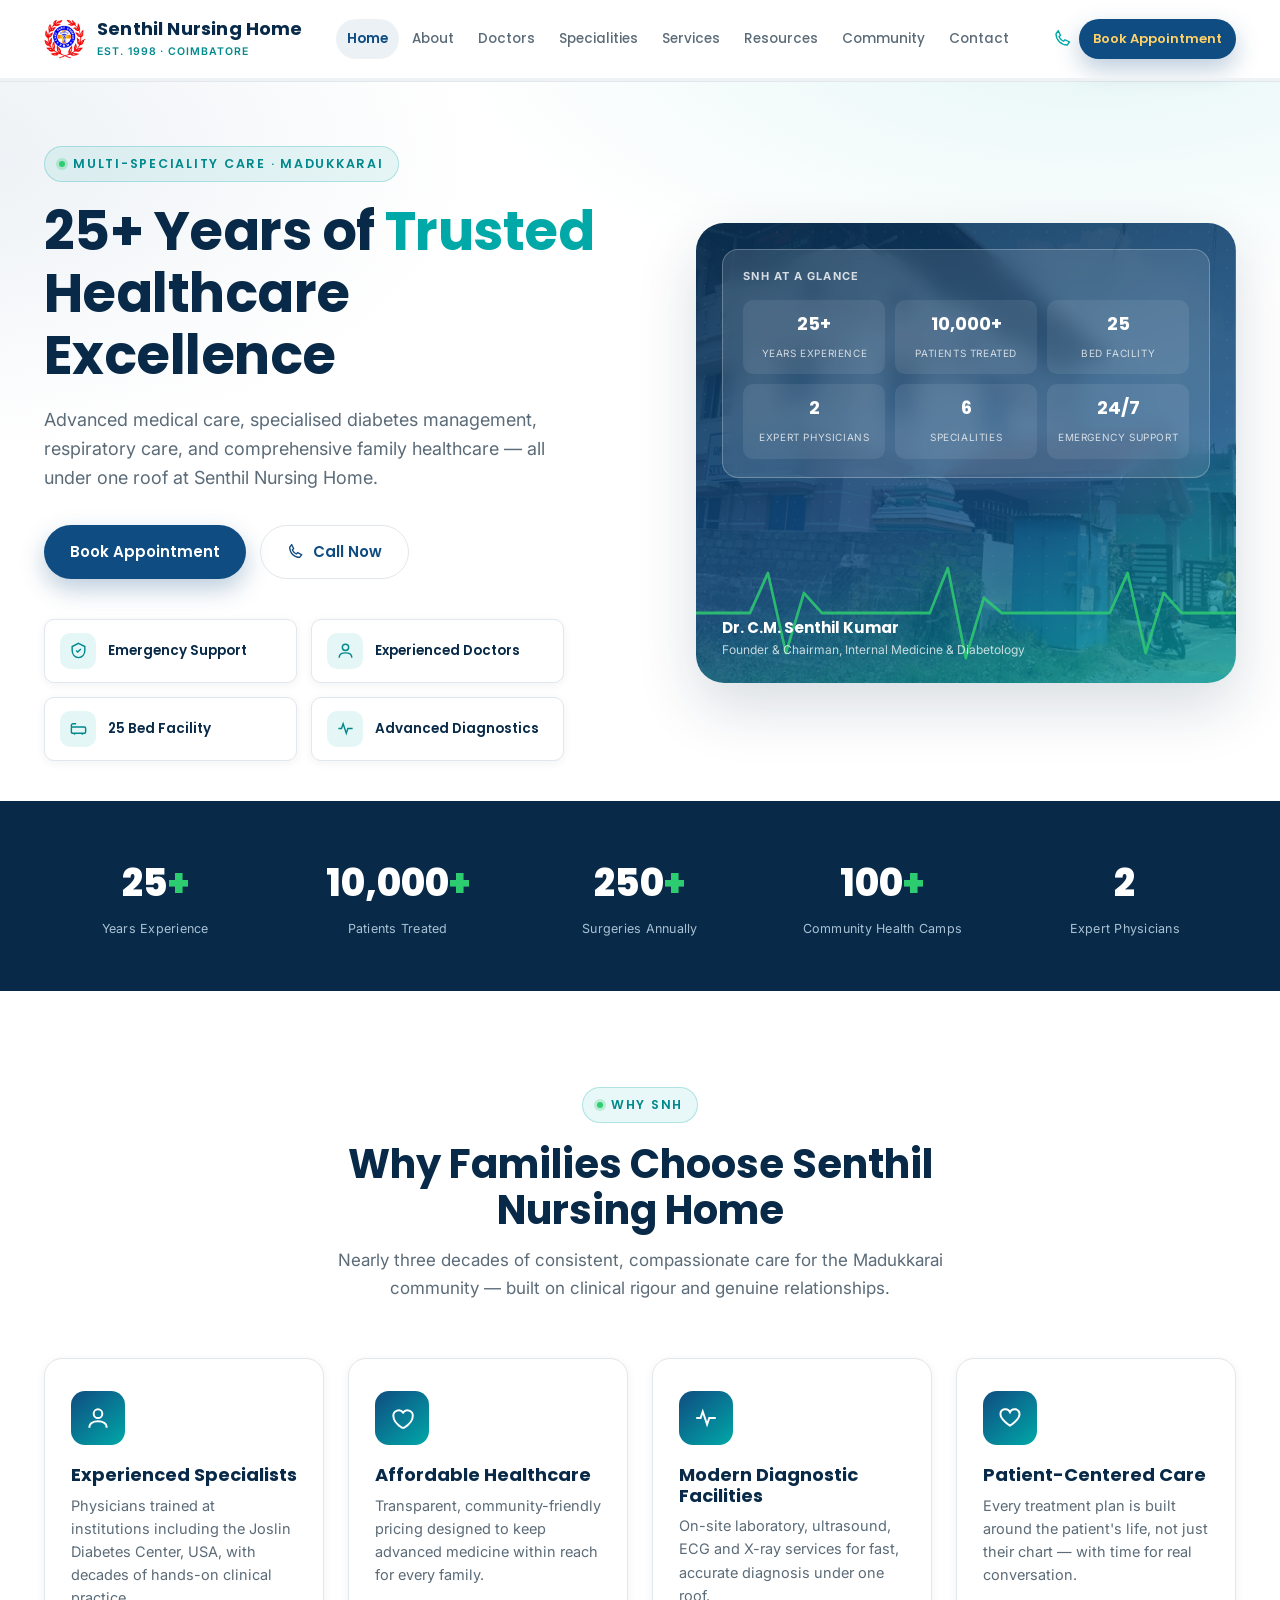
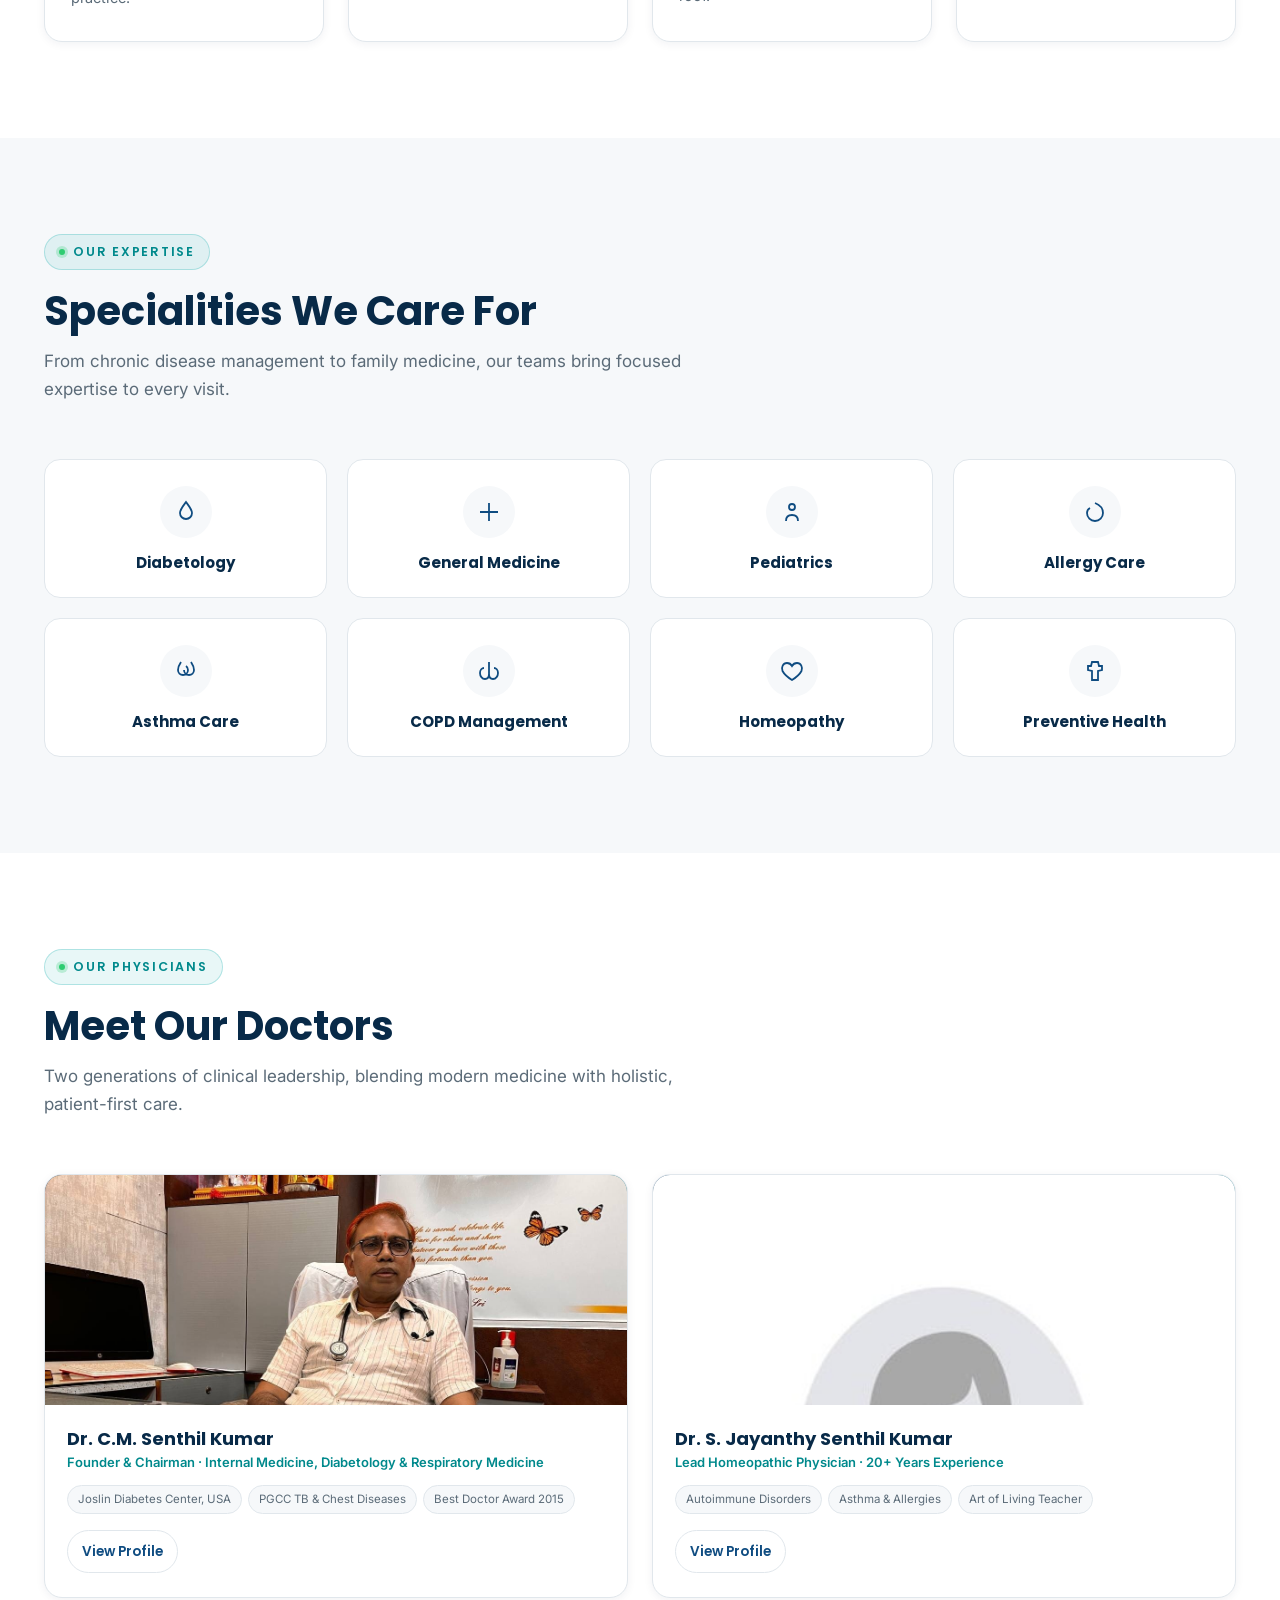
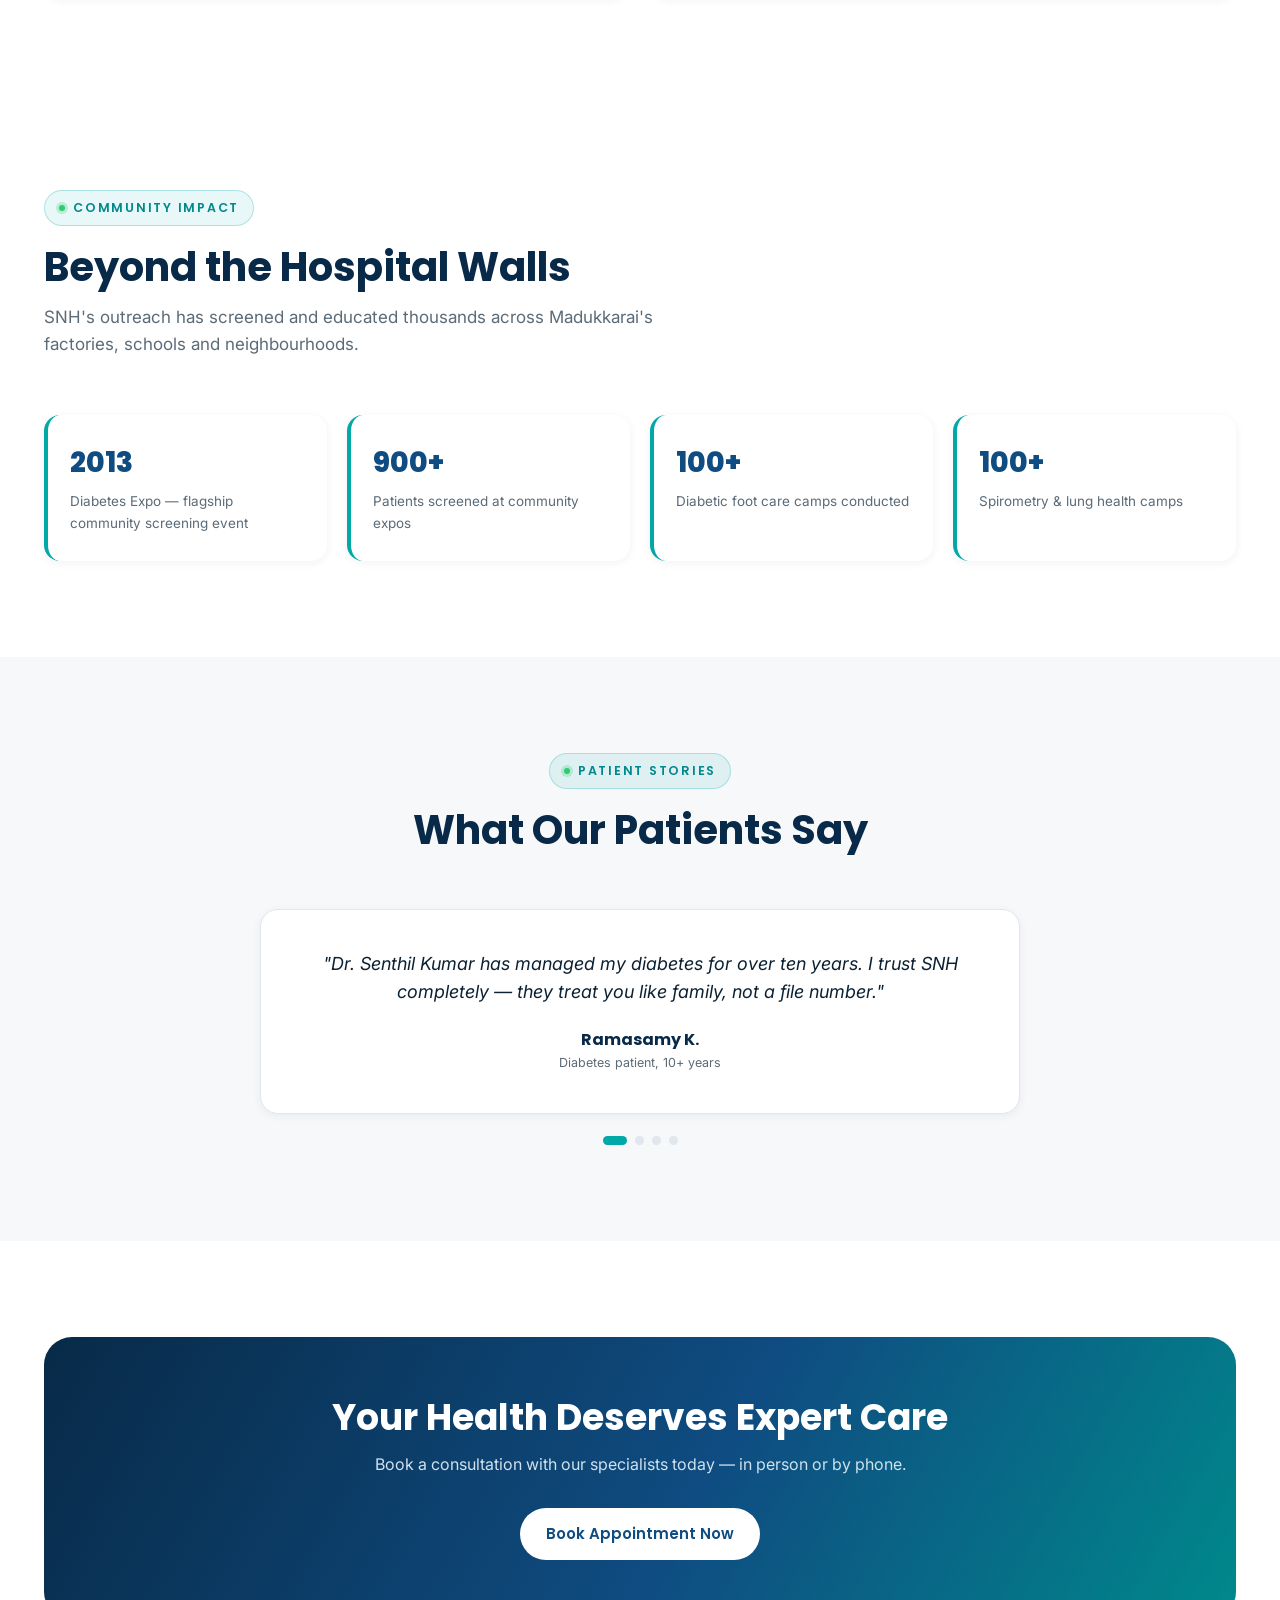
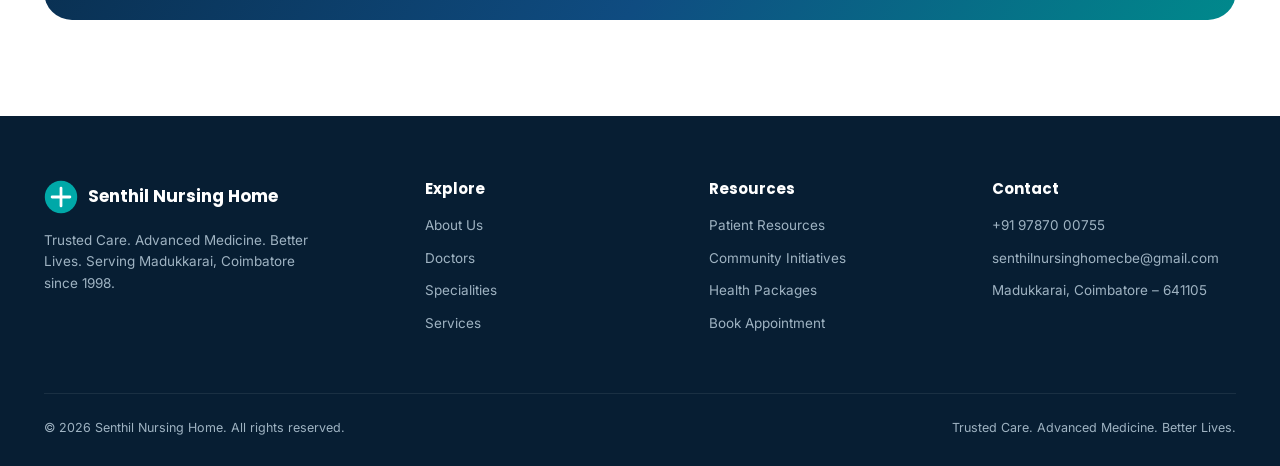
<file: index.html>
<!DOCTYPE html>
<html lang="en">
<head>
<meta charset="UTF-8">
<meta name="viewport" content="width=device-width, initial-scale=1.0">
<title>Senthil Nursing Home | Trusted Care. Advanced Medicine. Better Lives.</title>
<meta name="description" content="Senthil Nursing Home (SNH), Madukkarai, Coimbatore — 25+ years of trusted multi-speciality healthcare in Diabetology, Internal Medicine, Pediatrics, Allergy & Asthma Care, COPD Care and Homeopathy.">
<link rel="preconnect" href="https://fonts.googleapis.com">
<link href="https://fonts.googleapis.com/css2?family=Poppins:wght@500;600;700;800&family=Inter:wght@400;500;600;700&display=swap" rel="stylesheet">
<link rel="stylesheet" href="styles.css">
</head>
<body>
<!-- ================= NAV ================= -->
<nav class="nav" id="mainNav">
  <div class="container nav-inner">
    <a href="index.html" class="brand">
      <img src="Images/Logo.jpg" alt="Senthil Nursing Home logo" class="brand-mark">
      <span class="brand-text">
        <span class="name">Senthil Nursing Home</span>
        <span class="sub">Est. 1998 · Coimbatore</span>
      </span>
    </a>
    <div class="nav-links" id="navLinks">
      <a href="index.html">Home</a>
      <a href="about.html">About</a>
      <a href="doctors.html">Doctors</a>
      <a href="specialities.html">Specialities</a>
      <a href="services.html">Services</a>
      <a href="resources.html">Resources</a>
      <a href="community.html">Community</a>
      <a href="contact.html">Contact</a>
    </div>
    <div class="nav-actions">
      <a class="nav-call" href="tel:+919787000755">
        <svg viewBox="0 0 24 24" fill="none" stroke="currentColor" stroke-width="1.8"><path d="M4 5c0 8.3 6.7 15 15 15l3-4-6-3-2 2c-2.5-1.2-4.8-3.5-6-6l2-2-3-6-3 4z"/></svg>
        <span>+91 97870 00755</span>
      </a>
      <a href="contact.html" class="btn btn-primary btn-sm btn-book">Book Appointment</a>
      <button class="burger" id="burgerBtn" aria-label="Open menu"><span></span></button>
    </div>
  </div>
  <div class="vitals-track"><div class="vitals-fill" id="vitalsFill"></div></div>
</nav>
<div class="mobile-panel" id="mobilePanel">
  <a href="index.html">Home</a>
  <a href="about.html">About</a>
  <a href="doctors.html">Doctors</a>
  <a href="specialities.html">Specialities</a>
  <a href="services.html">Services</a>
  <a href="resources.html">Resources</a>
  <a href="community.html">Community</a>
  <a href="contact.html">Contact</a>
  <div style="margin-top:24px;display:flex;flex-direction:column;gap:12px;">
    <a href="tel:+919787000755" class="btn btn-outline">Call Now: +91 97870 00755</a>
    <a href="contact.html" class="btn btn-primary btn-book">Book Appointment</a>
  </div>
</div>
<!-- ================= HOME PAGE ================= -->

  <section class="hero">
    <div class="container hero-grid">
      <div class="reveal in">
        <span class="eyebrow">Multi-Speciality Care · Madukkarai</span>
        <h1>25+ Years of <span class="accent">Trusted</span> Healthcare Excellence</h1>
        <p class="lead">Advanced medical care, specialised diabetes management, respiratory care, and comprehensive family healthcare — all under one roof at Senthil Nursing Home.</p>
        <div class="hero-btns">
          <a href="contact.html" class="btn btn-primary">Book Appointment</a>
          <a href="tel:+919787000755" class="btn btn-outline">
            <svg width="16" height="16" viewBox="0 0 24 24" fill="none" stroke="currentColor" stroke-width="2"><path d="M4 5c0 8.3 6.7 15 15 15l3-4-6-3-2 2c-2.5-1.2-4.8-3.5-6-6l2-2-3-6-3 4z"/></svg>
            Call Now
          </a>
        </div>
        <div class="hero-features">
          <div class="hf-item"><span class="ic"><svg viewBox="0 0 24 24" fill="none" stroke="currentColor" stroke-width="1.8"><path d="M12 3l8 4v5c0 5-3.5 8.5-8 9-4.5-.5-8-4-8-9V7l8-4z"/><path d="M9 12l2 2 4-4"/></svg></span><span>Emergency Support</span></div>
          <div class="hf-item"><span class="ic"><svg viewBox="0 0 24 24" fill="none" stroke="currentColor" stroke-width="1.8"><circle cx="12" cy="8" r="4"/><path d="M4 21c0-4 3.6-6 8-6s8 2 8 6"/></svg></span><span>Experienced Doctors</span></div>
          <div class="hf-item"><span class="ic"><svg viewBox="0 0 24 24" fill="none" stroke="currentColor" stroke-width="1.8"><rect x="3" y="10" width="18" height="8" rx="1.5"/><path d="M3 10V8a2 2 0 012-2h4M7 18v2M17 18v2"/></svg></span><span>25 Bed Facility</span></div>
          <div class="hf-item"><span class="ic"><svg viewBox="0 0 24 24" fill="none" stroke="currentColor" stroke-width="1.8"><path d="M3 12h4l2-6 4 12 2-6h6"/></svg></span><span>Advanced Diagnostics</span></div>
        </div>
      </div>

      <div class="hero-visual reveal in">
        <div class="grain"></div>
        <div class="vitals-card">
          <div class="row1">
            <span class="tag">SNH At A Glance</span>
          </div>
          <div class="vitals-grid">
            <div class="v"><b>25+</b><span>Years Experience</span></div>
            <div class="v"><b>10,000+</b><span>Patients Treated</span></div>
            <div class="v"><b>25</b><span>Bed Facility</span></div>
            <div class="v"><b>2</b><span>Expert Physicians</span></div>
            <div class="v"><b>6</b><span>Specialities</span></div>
            <div class="v"><b>24/7</b><span>Emergency Support</span></div>
          </div>
        </div>
        <div class="pulse-wrap">
          <svg class="pulse-svg" viewBox="0 0 600 140" preserveAspectRatio="none">
            <polyline points="0,70 60,70 80,30 100,110 120,50 140,70 260,70 280,25 300,115 320,55 340,70 460,70 480,30 500,110 520,50 540,70 600,70"
              fill="none" stroke="#2ECC71" stroke-width="3" stroke-linejoin="round" stroke-linecap="round" opacity=".85"/>
          </svg>
        </div>
        <div class="hero-caption">
          <div class="doc">Dr. C.M. Senthil Kumar</div>
          <div class="role">Founder &amp; Chairman, Internal Medicine &amp; Diabetology</div>
        </div>
      </div>
    </div>
  </section>

  <section class="stats-bar">
    <div class="container stats-grid">
      <div class="stat reveal"><div class="num" data-count="25" data-suffix="+">0</div><div class="label">Years Experience</div></div>
      <div class="stat reveal"><div class="num" data-count="10000" data-suffix="+">0</div><div class="label">Patients Treated</div></div>
      <div class="stat reveal"><div class="num" data-count="250" data-suffix="+">0</div><div class="label">Surgeries Annually</div></div>
      <div class="stat reveal"><div class="num" data-count="100" data-suffix="+">0</div><div class="label">Community Health Camps</div></div>
      <div class="stat reveal"><div class="num" data-count="2" data-suffix="">0</div><div class="label">Expert Physicians</div></div>
    </div>
  </section>

  <section class="section">
    <div class="container">
      <div class="section-head center">
        <span class="eyebrow" style="margin-left:auto;margin-right:auto;">Why SNH</span>
        <h2>Why Families Choose Senthil Nursing Home</h2>
        <p>Nearly three decades of consistent, compassionate care for the Madukkarai community — built on clinical rigour and genuine relationships.</p>
      </div>
      <div class="grid-4">
        <div class="card reveal">
          <div class="ic-wrap"><svg viewBox="0 0 24 24" fill="none" stroke="#fff" stroke-width="1.8"><circle cx="12" cy="8" r="4"/><path d="M4 21c0-4 3.6-6 8-6s8 2 8 6"/></svg></div>
          <h4>Experienced Specialists</h4>
          <p>Physicians trained at institutions including the Joslin Diabetes Center, USA, with decades of hands-on clinical practice.</p>
        </div>
        <div class="card reveal">
          <div class="ic-wrap"><svg viewBox="0 0 24 24" fill="none" stroke="#fff" stroke-width="1.8"><path d="M12 21c-4-2.5-8-6-8-11a5 5 0 019-3 5 5 0 019 3c0 5-4 8.5-8 11z"/></svg></div>
          <h4>Affordable Healthcare</h4>
          <p>Transparent, community-friendly pricing designed to keep advanced medicine within reach for every family.</p>
        </div>
        <div class="card reveal">
          <div class="ic-wrap"><svg viewBox="0 0 24 24" fill="none" stroke="#fff" stroke-width="1.8"><path d="M3 12h4l2-6 4 12 2-6h6"/></svg></div>
          <h4>Modern Diagnostic Facilities</h4>
          <p>On-site laboratory, ultrasound, ECG and X-ray services for fast, accurate diagnosis under one roof.</p>
        </div>
        <div class="card reveal">
          <div class="ic-wrap"><svg viewBox="0 0 24 24" fill="none" stroke="#fff" stroke-width="1.8"><path d="M20.8 8.6c0 5-8.8 10.4-8.8 10.4S3.2 13.6 3.2 8.6a4.6 4.6 0 018.8-2 4.6 4.6 0 018.8 2z"/></svg></div>
          <h4>Patient-Centered Care</h4>
          <p>Every treatment plan is built around the patient's life, not just their chart — with time for real conversation.</p>
        </div>
      </div>
    </div>
  </section>

  <section class="section bg-soft">
    <div class="container">
      <div class="section-head">
        <span class="eyebrow">Our Expertise</span>
        <h2>Specialities We Care For</h2>
        <p>From chronic disease management to family medicine, our teams bring focused expertise to every visit.</p>
      </div>
      <div class="spec-grid">
        <a class="spec-tile reveal" href="specialities.html#diabetology"><div class="ic"><svg viewBox="0 0 24 24" fill="none" stroke="#0F4C81" stroke-width="1.8"><path d="M12 2c3 4 6 7.5 6 11a6 6 0 01-12 0c0-3.5 3-7 6-11z"/></svg></div><h4>Diabetology</h4></a>
        <a class="spec-tile reveal" href="specialities.html#general"><div class="ic"><svg viewBox="0 0 24 24" fill="none" stroke="#0F4C81" stroke-width="1.8"><path d="M3 12h18M12 3v18"/></svg></div><h4>General Medicine</h4></a>
        <a class="spec-tile reveal" href="specialities.html#pediatrics"><div class="ic"><svg viewBox="0 0 24 24" fill="none" stroke="#0F4C81" stroke-width="1.8"><circle cx="12" cy="7" r="3"/><path d="M6 21c0-4 2.7-6 6-6s6 2 6 6"/></svg></div><h4>Pediatrics</h4></a>
        <a class="spec-tile reveal" href="specialities.html#allergy"><div class="ic"><svg viewBox="0 0 24 24" fill="none" stroke="#0F4C81" stroke-width="1.8"><path d="M12 3c5 2 8 6 8 10a8 8 0 01-16 0c0-2 1-4 3-5"/></svg></div><h4>Allergy Care</h4></a>
        <a class="spec-tile reveal" href="specialities.html#allergy"><div class="ic"><svg viewBox="0 0 24 24" fill="none" stroke="#0F4C81" stroke-width="1.8"><path d="M7 3c-2 3-3 5-3 8a5 5 0 0010 0c0-1.5-.6-3-2-4M17 3c2 3 3 5 3 8a5 5 0 01-10 0"/></svg></div><h4>Asthma Care</h4></a>
        <a class="spec-tile reveal" href="specialities.html#copd"><div class="ic"><svg viewBox="0 0 24 24" fill="none" stroke="#0F4C81" stroke-width="1.8"><path d="M12 3v6M7 9c-2 0-4 2-4 5s2 6 5 6 4-2 4-5V9M17 9c2 0 4 2 4 5s-2 6-5 6-4-2-4-5V9"/></svg></div><h4>COPD Management</h4></a>
        <a class="spec-tile reveal" href="specialities.html#homeo"><div class="ic"><svg viewBox="0 0 24 24" fill="none" stroke="#0F4C81" stroke-width="1.8"><path d="M12 21s-7-4.4-9.5-9C1 8.3 3 4 7 4c2 0 4 1.2 5 3 1-1.8 3-3 5-3 4 0 6 4.3 4.5 8-2.5 4.6-9.5 9-9.5 9z"/></svg></div><h4>Homeopathy</h4></a>
        <a class="spec-tile reveal" href="services.html"><div class="ic"><svg viewBox="0 0 24 24" fill="none" stroke="#0F4C81" stroke-width="1.8"><path d="M9 3h6l1 4h3v4l-4 1v9H9v-9l-4-1V7h3l1-4z"/></svg></div><h4>Preventive Health</h4></a>
      </div>
    </div>
  </section>

  <section class="section">
    <div class="container">
      <div class="section-head">
        <span class="eyebrow">Our Physicians</span>
        <h2>Meet Our Doctors</h2>
        <p>Two generations of clinical leadership, blending modern medicine with holistic, patient-first care.</p>
      </div>
      <div class="grid-2">
        <div class="doc-card reveal">
          <div class="doc-photo"><img src="Images/dr.%20senthil%20kumar.jpg" alt="Dr. C.M. Senthil Kumar"></div>
          <div class="doc-body">
            <h4>Dr. C.M. Senthil Kumar</h4>
            <div class="role">Founder &amp; Chairman · Internal Medicine, Diabetology &amp; Respiratory Medicine</div>
            <div class="tags"><span>Joslin Diabetes Center, USA</span><span>PGCC TB &amp; Chest Diseases</span><span>Best Doctor Award 2015</span></div>
            <a href="doctors.html" class="btn btn-outline btn-sm">View Profile</a>
          </div>
        </div>
        <div class="doc-card reveal">
          <div class="doc-photo"><img src="Images/Dr.%20S.%20Jayanthy%20Senthil%20Kumar.jpg" alt="Dr. S. Jayanthy Senthil Kumar"></div>
          <div class="doc-body">
            <h4>Dr. S. Jayanthy Senthil Kumar</h4>
            <div class="role">Lead Homeopathic Physician · 20+ Years Experience</div>
            <div class="tags"><span>Autoimmune Disorders</span><span>Asthma &amp; Allergies</span><span>Art of Living Teacher</span></div>
            <a href="doctors.html" class="btn btn-outline btn-sm">View Profile</a>
          </div>
        </div>
      </div>
    </div>
  </section>

  <section class="section">
    <div class="container">
      <div class="section-head">
        <span class="eyebrow">Community Impact</span>
        <h2>Beyond the Hospital Walls</h2>
        <p>SNH's outreach has screened and educated thousands across Madukkarai's factories, schools and neighbourhoods.</p>
      </div>
      <div class="impact-grid">
        <div class="impact-card reveal"><div class="num">2013</div><p>Diabetes Expo — flagship community screening event</p></div>
        <div class="impact-card reveal"><div class="num">900+</div><p>Patients screened at community expos</p></div>
        <div class="impact-card reveal"><div class="num">100+</div><p>Diabetic foot care camps conducted</p></div>
        <div class="impact-card reveal"><div class="num">100+</div><p>Spirometry &amp; lung health camps</p></div>
      </div>
    </div>
  </section>

  <section class="section bg-soft">
    <div class="container">
      <div class="section-head center">
        <span class="eyebrow" style="margin-left:auto;margin-right:auto;">Patient Stories</span>
        <h2>What Our Patients Say</h2>
      </div>
      <div class="testi-wrap">
        <div class="testi-slide active">
          <p class="quote">"Dr. Senthil Kumar has managed my diabetes for over ten years. I trust SNH completely — they treat you like family, not a file number."</p>
          <div class="who">Ramasamy K.</div><div class="rel">Diabetes patient, 10+ years</div>
        </div>
        <div class="testi-slide">
          <p class="quote">"The foot care camp caught a problem early that could have become serious. This kind of community care is rare to find."</p>
          <div class="who">Meenakshi S.</div><div class="rel">Community camp attendee</div>
        </div>
        <div class="testi-slide">
          <p class="quote">"My son's asthma is finally under control thanks to the respiratory team here. Clear guidance, no rushed appointments."</p>
          <div class="who">Prakash V.</div><div class="rel">Parent, pediatric patient</div>
        </div>
        <div class="testi-slide">
          <p class="quote">"Dr. Jayanthy's homeopathic approach alongside conventional treatment made a real difference for my psoriasis."</p>
          <div class="who">Lakshmi N.</div><div class="rel">Homeopathy patient</div>
        </div>
        <div class="testi-nav" id="testiNav"></div>
      </div>
    </div>
  </section>

  <section class="section">
    <div class="container">
      <div class="cta-banner reveal">
        <h2>Your Health Deserves Expert Care</h2>
        <p>Book a consultation with our specialists today — in person or by phone.</p>
        <a href="contact.html" class="btn btn-white">Book Appointment Now</a>
      </div>
    </div>
  </section>
<!-- ================= FOOTER ================= -->
<footer>
  <div class="container">
    <div class="foot-grid">
      <div>
        <div class="foot-brand">
          <svg width="34" height="34" viewBox="0 0 42 42" fill="none"><circle cx="21" cy="21" r="20" fill="#00A8A8"/><path d="M21 10v22M10 21h22" stroke="#fff" stroke-width="3.4" stroke-linecap="round"/></svg>
          <span class="name">Senthil Nursing Home</span>
        </div>
        <p style="font-size:13.5px;max-width:280px;">Trusted Care. Advanced Medicine. Better Lives. Serving Madukkarai, Coimbatore since 1998.</p>
      </div>
      <div>
        <h4>Explore</h4>
        <ul>
          <li><a href="about.html">About Us</a></li>
          <li><a href="doctors.html">Doctors</a></li>
          <li><a href="specialities.html">Specialities</a></li>
          <li><a href="services.html">Services</a></li>
        </ul>
      </div>
      <div>
        <h4>Resources</h4>
        <ul>
          <li><a href="resources.html">Patient Resources</a></li>
          <li><a href="community.html">Community Initiatives</a></li>
          <li><a href="services.html">Health Packages</a></li>
          <li><a href="contact.html">Book Appointment</a></li>
        </ul>
      </div>
      <div>
        <h4>Contact</h4>
        <ul>
          <li>+91 97870 00755</li>
          <li>senthilnursinghomecbe@gmail.com</li>
          <li>Madukkarai, Coimbatore – 641105</li>
        </ul>
      </div>
    </div>
    <div class="foot-bottom">
      <span>© <span id="yr"></span> Senthil Nursing Home. All rights reserved.</span>
      <span>Trusted Care. Advanced Medicine. Better Lives.</span>
    </div>
  </div>
</footer>
<script src="script.js"></script>
</body>
</html>
</file>
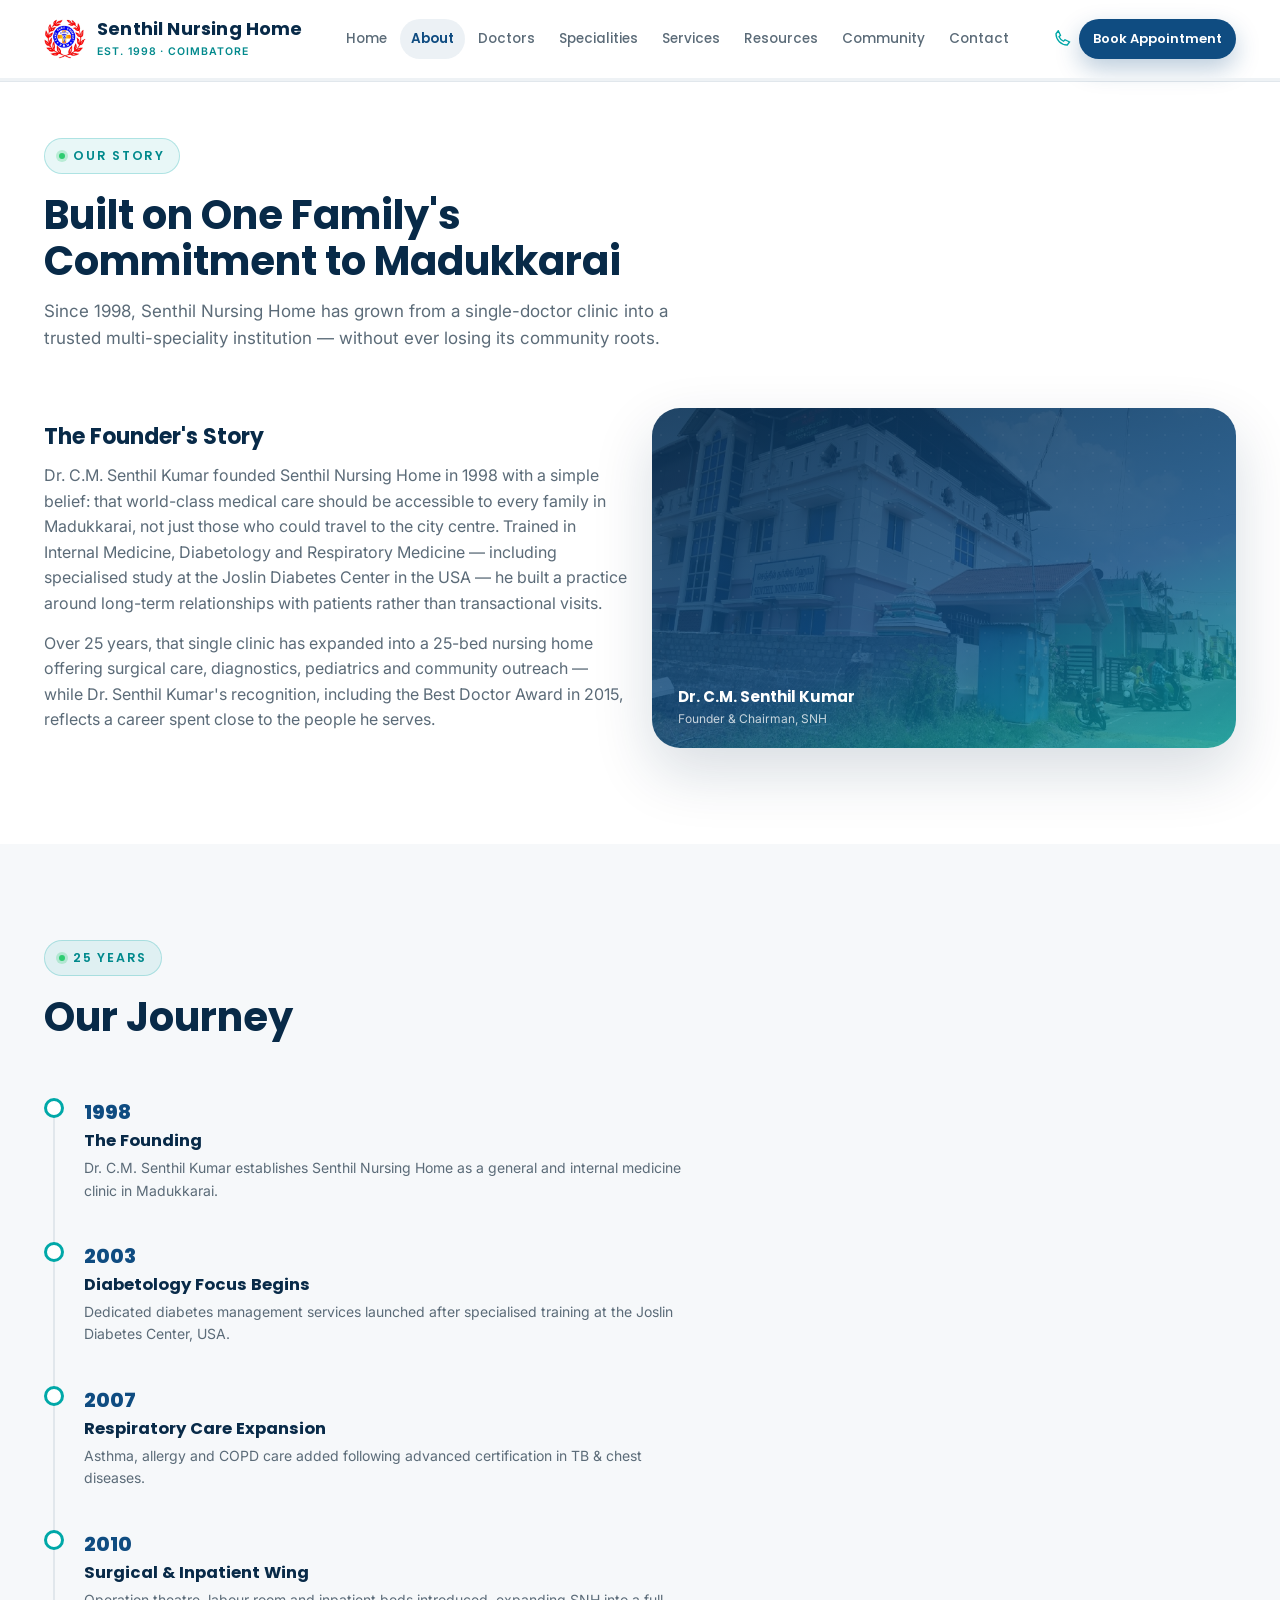
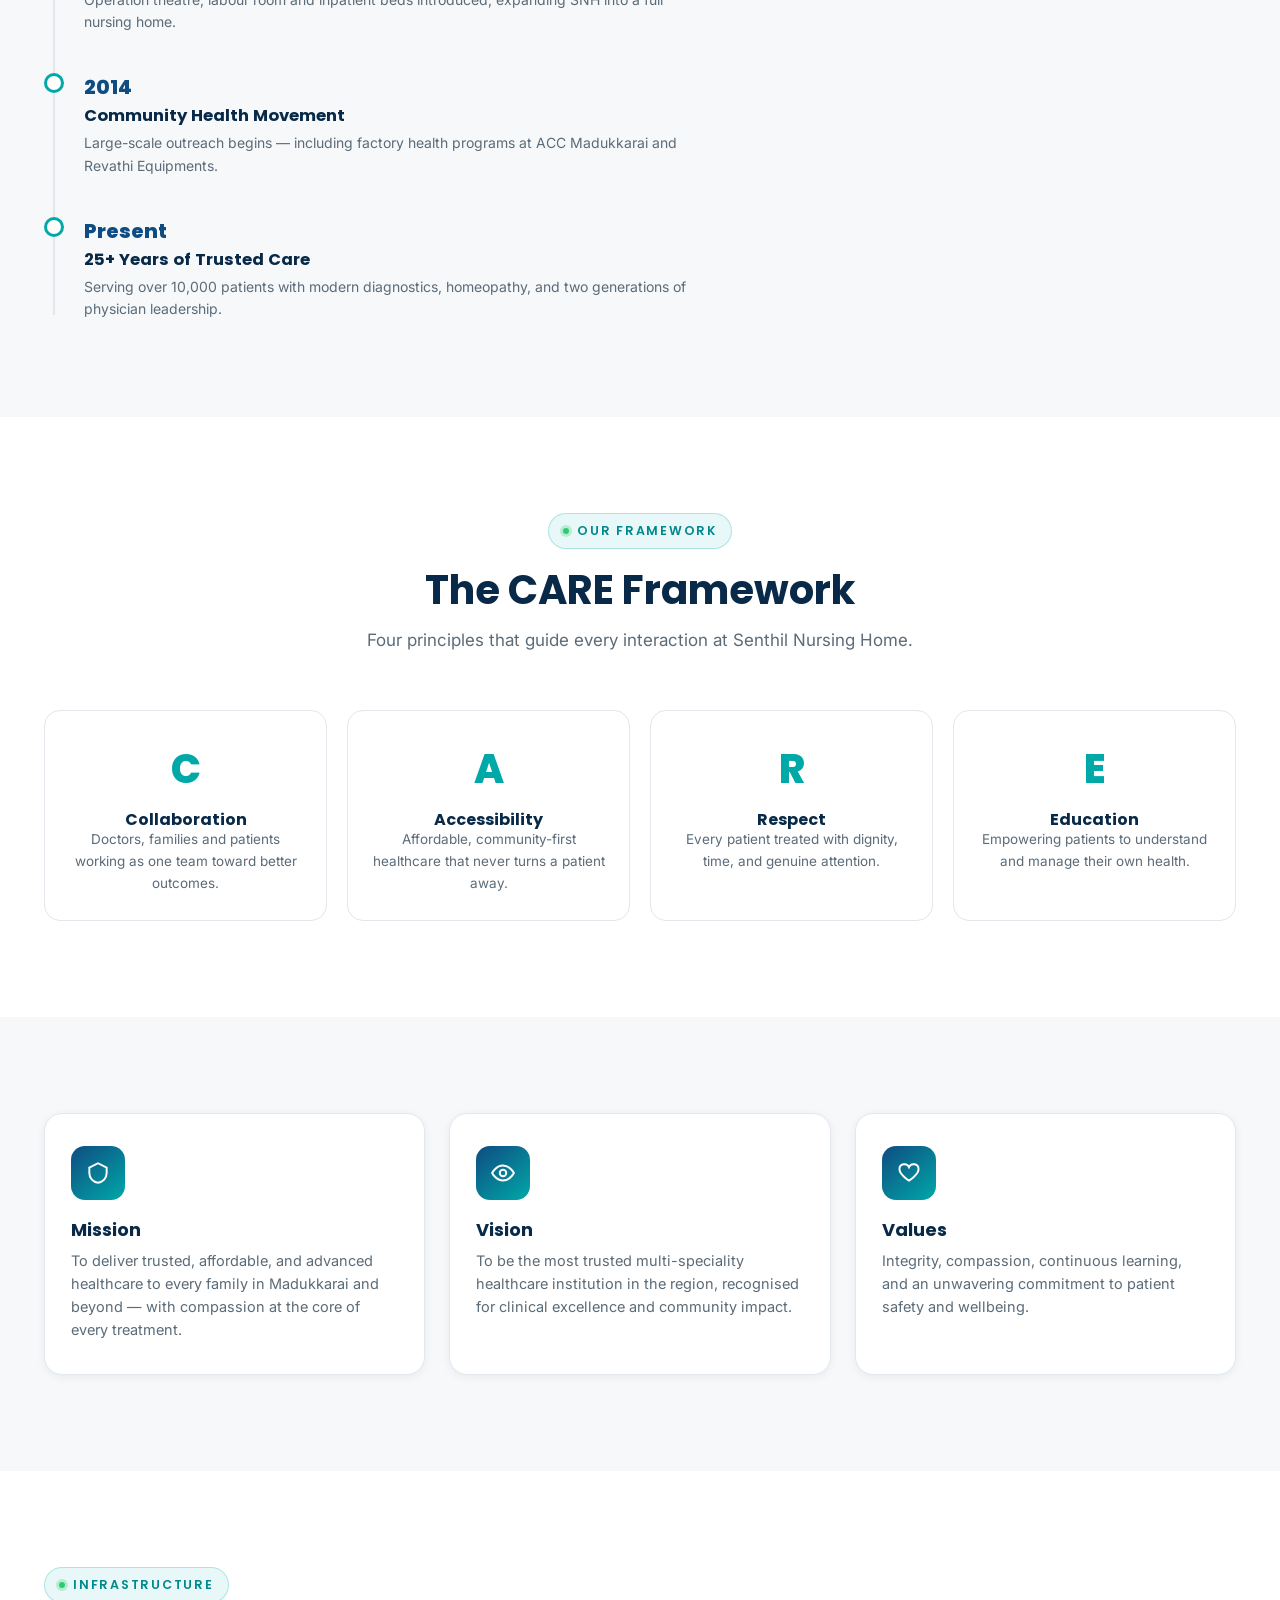
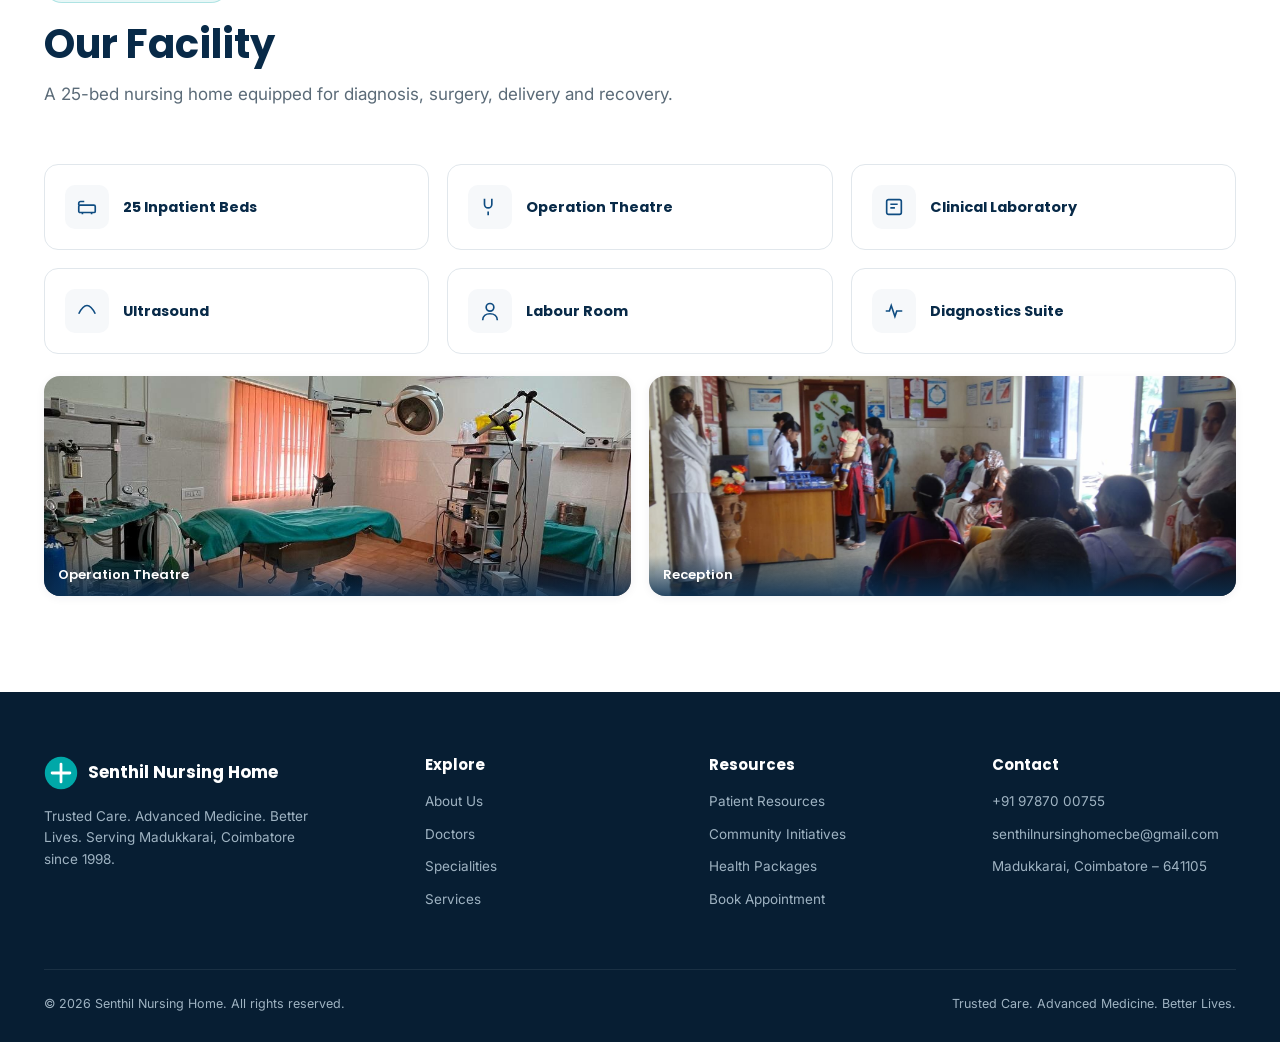
<file: about.html>
<!DOCTYPE html>
<html lang="en">
<head>
<meta charset="UTF-8">
<meta name="viewport" content="width=device-width, initial-scale=1.0">
<title>About Us | Senthil Nursing Home</title>
<meta name="description" content="25+ years of community healthcare in Madukkarai, Coimbatore. Learn the story of Dr. C.M. Senthil Kumar and the CARE framework behind SNH.">
<link rel="preconnect" href="https://fonts.googleapis.com">
<link href="https://fonts.googleapis.com/css2?family=Poppins:wght@500;600;700;800&family=Inter:wght@400;500;600;700&display=swap" rel="stylesheet">
<link rel="stylesheet" href="styles.css">
</head>
<body>
<!-- ================= NAV ================= -->
<nav class="nav" id="mainNav">
  <div class="container nav-inner">
    <a href="index.html" class="brand">
      <img src="Images/Logo.jpg" alt="Senthil Nursing Home logo" class="brand-mark">
      <span class="brand-text">
        <span class="name">Senthil Nursing Home</span>
        <span class="sub">Est. 1998 · Coimbatore</span>
      </span>
    </a>
    <div class="nav-links" id="navLinks">
      <a href="index.html">Home</a>
      <a href="about.html">About</a>
      <a href="doctors.html">Doctors</a>
      <a href="specialities.html">Specialities</a>
      <a href="services.html">Services</a>
      <a href="resources.html">Resources</a>
      <a href="community.html">Community</a>
      <a href="contact.html">Contact</a>
    </div>
    <div class="nav-actions">
      <a class="nav-call" href="tel:+919787000755">
        <svg viewBox="0 0 24 24" fill="none" stroke="currentColor" stroke-width="1.8"><path d="M4 5c0 8.3 6.7 15 15 15l3-4-6-3-2 2c-2.5-1.2-4.8-3.5-6-6l2-2-3-6-3 4z"/></svg>
        <span>+91 97870 00755</span>
      </a>
      <a href="contact.html" class="btn btn-primary btn-sm">Book Appointment</a>
      <button class="burger" id="burgerBtn" aria-label="Open menu"><span></span></button>
    </div>
  </div>
  <div class="vitals-track"><div class="vitals-fill" id="vitalsFill"></div></div>
</nav>
<div class="mobile-panel" id="mobilePanel">
  <a href="index.html">Home</a>
  <a href="about.html">About</a>
  <a href="doctors.html">Doctors</a>
  <a href="specialities.html">Specialities</a>
  <a href="services.html">Services</a>
  <a href="resources.html">Resources</a>
  <a href="community.html">Community</a>
  <a href="contact.html">Contact</a>
  <div style="margin-top:24px;display:flex;flex-direction:column;gap:12px;">
    <a href="tel:+919787000755" class="btn btn-outline">Call Now: +91 97870 00755</a>
    <a href="contact.html" class="btn btn-primary">Book Appointment</a>
  </div>
</div>
<!-- ================= ABOUT PAGE ================= -->

  <section class="section" style="padding-top:56px;">
    <div class="container">
      <div class="section-head">
        <span class="eyebrow">Our Story</span>
        <h2>Built on One Family's Commitment to Madukkarai</h2>
        <p>Since 1998, Senthil Nursing Home has grown from a single-doctor clinic into a trusted multi-speciality institution — without ever losing its community roots.</p>
      </div>
      <div class="grid-2" style="align-items:center;">
        <div class="reveal">
          <h3 style="font-size:22px;margin-bottom:14px;">The Founder's Story</h3>
          <p style="color:var(--gray-600);margin-bottom:14px;">Dr. C.M. Senthil Kumar founded Senthil Nursing Home in 1998 with a simple belief: that world-class medical care should be accessible to every family in Madukkarai, not just those who could travel to the city centre. Trained in Internal Medicine, Diabetology and Respiratory Medicine — including specialised study at the Joslin Diabetes Center in the USA — he built a practice around long-term relationships with patients rather than transactional visits.</p>
          <p style="color:var(--gray-600);">Over 25 years, that single clinic has expanded into a 25-bed nursing home offering surgical care, diagnostics, pediatrics and community outreach — while Dr. Senthil Kumar's recognition, including the Best Doctor Award in 2015, reflects a career spent close to the people he serves.</p>
        </div>
        <div class="hero-visual reveal" style="height:340px;">
          <div class="grain"></div>
          <div class="hero-caption" style="bottom:20px;"><div class="doc">Dr. C.M. Senthil Kumar</div><div class="role">Founder &amp; Chairman, SNH</div></div>
        </div>
      </div>
    </div>
  </section>

  <section class="section bg-soft">
    <div class="container">
      <div class="section-head"><span class="eyebrow">25 Years</span><h2>Our Journey</h2></div>
      <div class="timeline">
        <div class="tl-item reveal"><div class="yr">1998</div><h4>The Founding</h4><p>Dr. C.M. Senthil Kumar establishes Senthil Nursing Home as a general and internal medicine clinic in Madukkarai.</p></div>
        <div class="tl-item reveal"><div class="yr">2003</div><h4>Diabetology Focus Begins</h4><p>Dedicated diabetes management services launched after specialised training at the Joslin Diabetes Center, USA.</p></div>
        <div class="tl-item reveal"><div class="yr">2007</div><h4>Respiratory Care Expansion</h4><p>Asthma, allergy and COPD care added following advanced certification in TB &amp; chest diseases.</p></div>
        <div class="tl-item reveal"><div class="yr">2010</div><h4>Surgical &amp; Inpatient Wing</h4><p>Operation theatre, labour room and inpatient beds introduced, expanding SNH into a full nursing home.</p></div>
        <div class="tl-item reveal"><div class="yr">2014</div><h4>Community Health Movement</h4><p>Large-scale outreach begins — including factory health programs at ACC Madukkarai and Revathi Equipments.</p></div>
        <div class="tl-item reveal"><div class="yr">Present</div><h4>25+ Years of Trusted Care</h4><p>Serving over 10,000 patients with modern diagnostics, homeopathy, and two generations of physician leadership.</p></div>
      </div>
    </div>
  </section>

  <section class="section">
    <div class="container">
      <div class="section-head center">
        <span class="eyebrow" style="margin-left:auto;margin-right:auto;">Our Framework</span>
        <h2>The CARE Framework</h2>
        <p>Four principles that guide every interaction at Senthil Nursing Home.</p>
      </div>
      <div class="care-grid">
        <div class="care-card reveal"><div class="care-letter">C</div><h4>Collaboration</h4><p style="font-size:13.5px;color:var(--gray-600);">Doctors, families and patients working as one team toward better outcomes.</p></div>
        <div class="care-card reveal"><div class="care-letter">A</div><h4>Accessibility</h4><p style="font-size:13.5px;color:var(--gray-600);">Affordable, community-first healthcare that never turns a patient away.</p></div>
        <div class="care-card reveal"><div class="care-letter">R</div><h4>Respect</h4><p style="font-size:13.5px;color:var(--gray-600);">Every patient treated with dignity, time, and genuine attention.</p></div>
        <div class="care-card reveal"><div class="care-letter">E</div><h4>Education</h4><p style="font-size:13.5px;color:var(--gray-600);">Empowering patients to understand and manage their own health.</p></div>
      </div>
    </div>
  </section>

  <section class="section bg-soft">
    <div class="container grid-3">
      <div class="card reveal"><div class="ic-wrap"><svg viewBox="0 0 24 24" fill="none" stroke="#fff" stroke-width="1.8"><path d="M12 3l8 4v5c0 5-3.5 8.5-8 9-4.5-.5-8-4-8-9V7l8-4z"/></svg></div><h4>Mission</h4><p>To deliver trusted, affordable, and advanced healthcare to every family in Madukkarai and beyond — with compassion at the core of every treatment.</p></div>
      <div class="card reveal"><div class="ic-wrap"><svg viewBox="0 0 24 24" fill="none" stroke="#fff" stroke-width="1.8"><circle cx="12" cy="12" r="3"/><path d="M2 12s3.5-7 10-7 10 7 10 7-3.5 7-10 7-10-7-10-7z"/></svg></div><h4>Vision</h4><p>To be the most trusted multi-speciality healthcare institution in the region, recognised for clinical excellence and community impact.</p></div>
      <div class="card reveal"><div class="ic-wrap"><svg viewBox="0 0 24 24" fill="none" stroke="#fff" stroke-width="1.8"><path d="M20.8 8.6c0 5-8.8 10.4-8.8 10.4S3.2 13.6 3.2 8.6a4.6 4.6 0 018.8-2 4.6 4.6 0 018.8 2z"/></svg></div><h4>Values</h4><p>Integrity, compassion, continuous learning, and an unwavering commitment to patient safety and wellbeing.</p></div>
    </div>
  </section>

  <section class="section">
    <div class="container">
      <div class="section-head"><span class="eyebrow">Infrastructure</span><h2>Our Facility</h2><p>A 25-bed nursing home equipped for diagnosis, surgery, delivery and recovery.</p></div>
      <div class="infra-grid">
        <div class="infra-item reveal"><div class="ic"><svg viewBox="0 0 24 24" fill="none" stroke="#0F4C81" stroke-width="1.8"><rect x="3" y="10" width="18" height="8" rx="1.5"/><path d="M3 10V8a2 2 0 012-2h4M7 18v2M17 18v2"/></svg></div><h4>25 Inpatient Beds</h4></div>
        <div class="infra-item reveal"><div class="ic"><svg viewBox="0 0 24 24" fill="none" stroke="#0F4C81" stroke-width="1.8"><path d="M6 3v6a4 4 0 008 0V3M10 21v-4"/></svg></div><h4>Operation Theatre</h4></div>
        <div class="infra-item reveal"><div class="ic"><svg viewBox="0 0 24 24" fill="none" stroke="#0F4C81" stroke-width="1.8"><rect x="4" y="4" width="16" height="16" rx="2"/><path d="M8 9h8M8 13h5"/></svg></div><h4>Clinical Laboratory</h4></div>
        <div class="infra-item reveal"><div class="ic"><svg viewBox="0 0 24 24" fill="none" stroke="#0F4C81" stroke-width="1.8"><path d="M3 15c3-6 6-9 9-9s6 3 9 9"/></svg></div><h4>Ultrasound</h4></div>
        <div class="infra-item reveal"><div class="ic"><svg viewBox="0 0 24 24" fill="none" stroke="#0F4C81" stroke-width="1.8"><circle cx="12" cy="8" r="4.2"/><path d="M4 22c0-4.4 3.6-7 8-7s8 2.6 8 7"/></svg></div><h4>Labour Room</h4></div>
        <div class="infra-item reveal"><div class="ic"><svg viewBox="0 0 24 24" fill="none" stroke="#0F4C81" stroke-width="1.8"><path d="M3 12h4l2-6 4 12 2-6h6"/></svg></div><h4>Diagnostics Suite</h4></div>
      </div>
      <div class="facility-gallery">
        <div class="facility-photo reveal"><img src="Images/Operation%20theater.jpg" alt="Operation Theatre at Senthil Nursing Home"><span>Operation Theatre</span></div>
        <div class="facility-photo reveal"><img src="Images/Reception.jpg" alt="Reception at Senthil Nursing Home"><span>Reception</span></div>
      </div>
    </div>
  </section>
<!-- ================= FOOTER ================= -->
<footer>
  <div class="container">
    <div class="foot-grid">
      <div>
        <div class="foot-brand">
          <svg width="34" height="34" viewBox="0 0 42 42" fill="none"><circle cx="21" cy="21" r="20" fill="#00A8A8"/><path d="M21 10v22M10 21h22" stroke="#fff" stroke-width="3.4" stroke-linecap="round"/></svg>
          <span class="name">Senthil Nursing Home</span>
        </div>
        <p style="font-size:13.5px;max-width:280px;">Trusted Care. Advanced Medicine. Better Lives. Serving Madukkarai, Coimbatore since 1998.</p>
      </div>
      <div>
        <h4>Explore</h4>
        <ul>
          <li><a href="about.html">About Us</a></li>
          <li><a href="doctors.html">Doctors</a></li>
          <li><a href="specialities.html">Specialities</a></li>
          <li><a href="services.html">Services</a></li>
        </ul>
      </div>
      <div>
        <h4>Resources</h4>
        <ul>
          <li><a href="resources.html">Patient Resources</a></li>
          <li><a href="community.html">Community Initiatives</a></li>
          <li><a href="services.html">Health Packages</a></li>
          <li><a href="contact.html">Book Appointment</a></li>
        </ul>
      </div>
      <div>
        <h4>Contact</h4>
        <ul>
          <li>+91 97870 00755</li>
          <li>senthilnursinghomecbe@gmail.com</li>
          <li>Madukkarai, Coimbatore – 641105</li>
        </ul>
      </div>
    </div>
    <div class="foot-bottom">
      <span>© <span id="yr"></span> Senthil Nursing Home. All rights reserved.</span>
      <span>Trusted Care. Advanced Medicine. Better Lives.</span>
    </div>
  </div>
</footer>
<script src="script.js"></script>
</body>
</html>
</file>
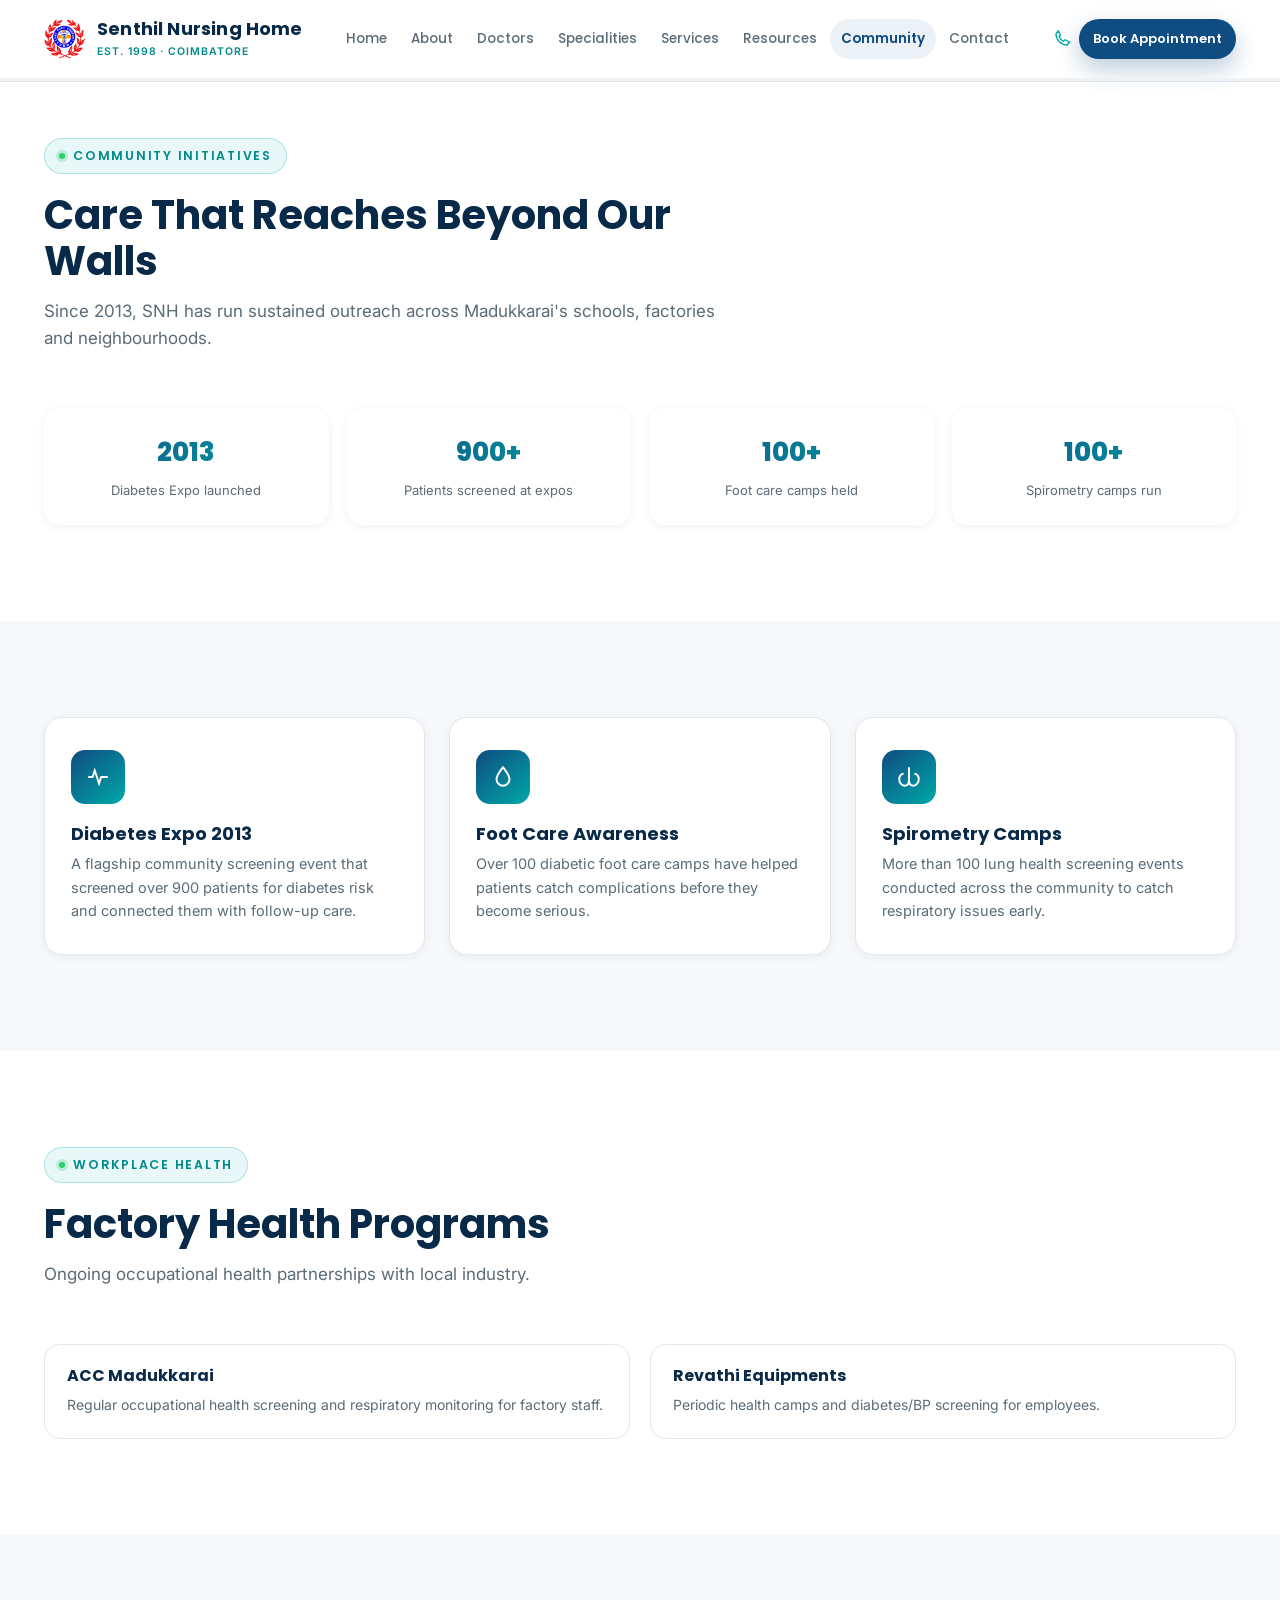
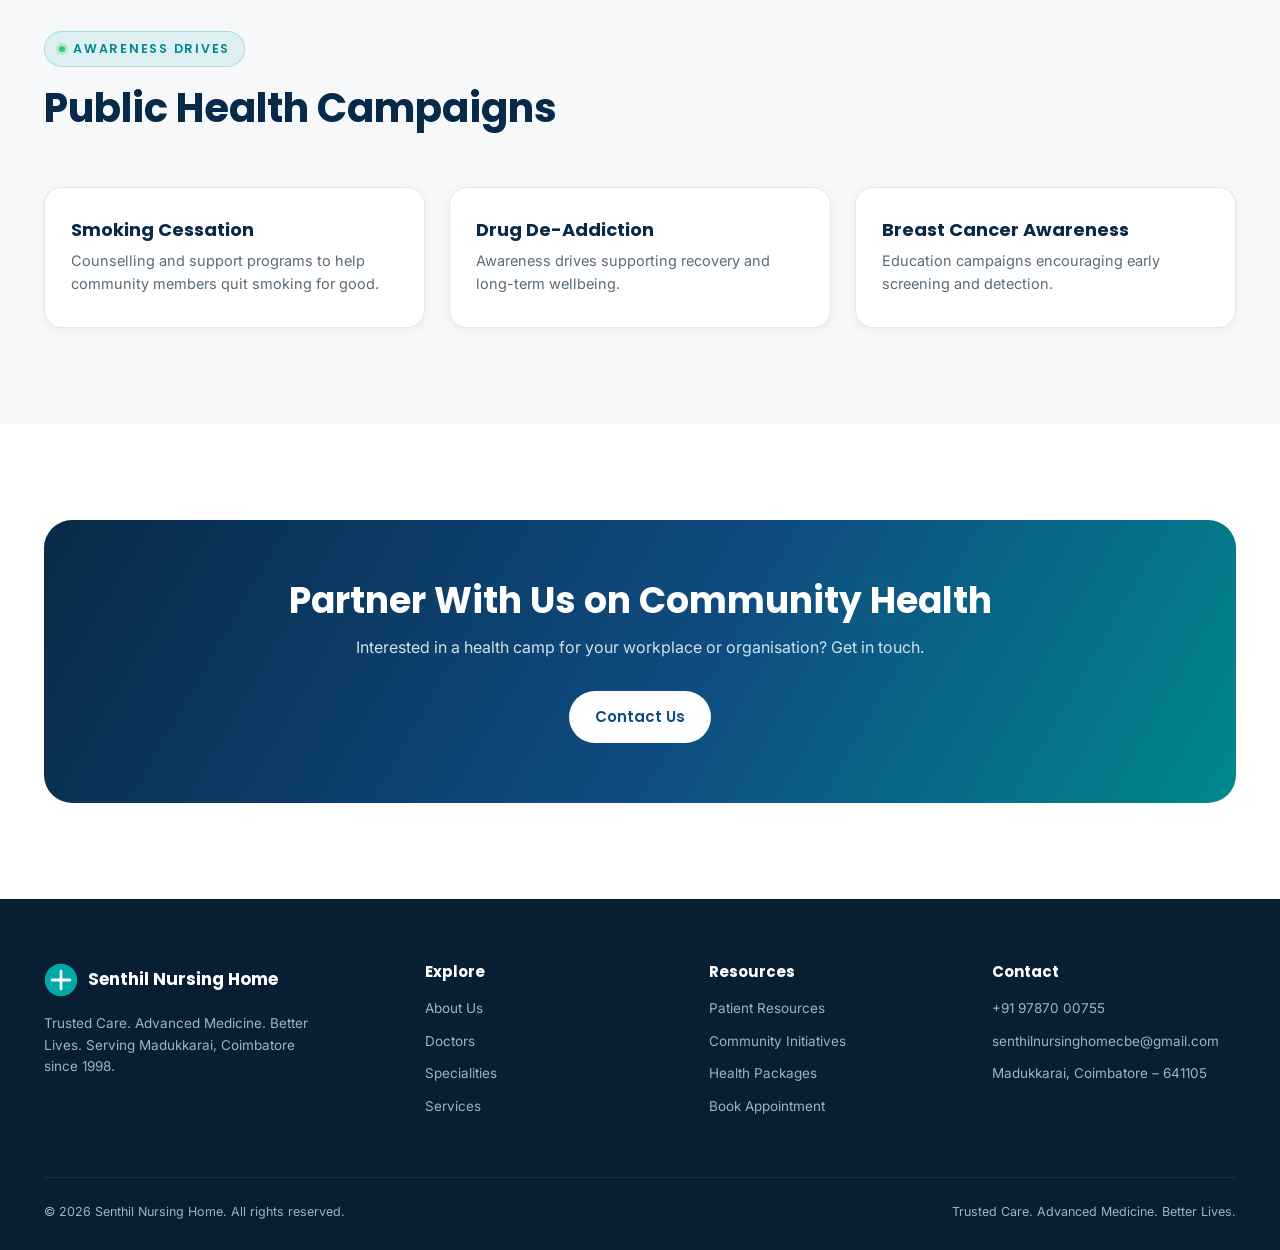
<file: community.html>
<!DOCTYPE html>
<html lang="en">
<head>
<meta charset="UTF-8">
<meta name="viewport" content="width=device-width, initial-scale=1.0">
<title>Community Initiatives | Senthil Nursing Home</title>
<meta name="description" content="Diabetes Expo, foot care camps, spirometry camps and factory health programs run by Senthil Nursing Home in Madukkarai, Coimbatore.">
<link rel="preconnect" href="https://fonts.googleapis.com">
<link href="https://fonts.googleapis.com/css2?family=Poppins:wght@500;600;700;800&family=Inter:wght@400;500;600;700&display=swap" rel="stylesheet">
<link rel="stylesheet" href="styles.css">
</head>
<body>
<!-- ================= NAV ================= -->
<nav class="nav" id="mainNav">
  <div class="container nav-inner">
    <a href="index.html" class="brand">
      <img src="Images/Logo.jpg" alt="Senthil Nursing Home logo" class="brand-mark">
      <span class="brand-text">
        <span class="name">Senthil Nursing Home</span>
        <span class="sub">Est. 1998 · Coimbatore</span>
      </span>
    </a>
    <div class="nav-links" id="navLinks">
      <a href="index.html">Home</a>
      <a href="about.html">About</a>
      <a href="doctors.html">Doctors</a>
      <a href="specialities.html">Specialities</a>
      <a href="services.html">Services</a>
      <a href="resources.html">Resources</a>
      <a href="community.html">Community</a>
      <a href="contact.html">Contact</a>
    </div>
    <div class="nav-actions">
      <a class="nav-call" href="tel:+919787000755">
        <svg viewBox="0 0 24 24" fill="none" stroke="currentColor" stroke-width="1.8"><path d="M4 5c0 8.3 6.7 15 15 15l3-4-6-3-2 2c-2.5-1.2-4.8-3.5-6-6l2-2-3-6-3 4z"/></svg>
        <span>+91 97870 00755</span>
      </a>
      <a href="contact.html" class="btn btn-primary btn-sm">Book Appointment</a>
      <button class="burger" id="burgerBtn" aria-label="Open menu"><span></span></button>
    </div>
  </div>
  <div class="vitals-track"><div class="vitals-fill" id="vitalsFill"></div></div>
</nav>
<div class="mobile-panel" id="mobilePanel">
  <a href="index.html">Home</a>
  <a href="about.html">About</a>
  <a href="doctors.html">Doctors</a>
  <a href="specialities.html">Specialities</a>
  <a href="services.html">Services</a>
  <a href="resources.html">Resources</a>
  <a href="community.html">Community</a>
  <a href="contact.html">Contact</a>
  <div style="margin-top:24px;display:flex;flex-direction:column;gap:12px;">
    <a href="tel:+919787000755" class="btn btn-outline">Call Now: +91 97870 00755</a>
    <a href="contact.html" class="btn btn-primary">Book Appointment</a>
  </div>
</div>
<!-- ================= COMMUNITY PAGE ================= -->

  <section class="section" style="padding-top:56px;">
    <div class="container">
      <div class="section-head">
        <span class="eyebrow">Community Initiatives</span>
        <h2>Care That Reaches Beyond Our Walls</h2>
        <p>Since 2013, SNH has run sustained outreach across Madukkarai's schools, factories and neighbourhoods.</p>
      </div>

      <div class="dash-grid">
        <div class="dash-card reveal"><div class="num">2013</div><p style="font-size:13px;color:var(--gray-600);margin-top:6px;">Diabetes Expo launched</p></div>
        <div class="dash-card reveal"><div class="num">900+</div><p style="font-size:13px;color:var(--gray-600);margin-top:6px;">Patients screened at expos</p></div>
        <div class="dash-card reveal"><div class="num">100+</div><p style="font-size:13px;color:var(--gray-600);margin-top:6px;">Foot care camps held</p></div>
        <div class="dash-card reveal"><div class="num">100+</div><p style="font-size:13px;color:var(--gray-600);margin-top:6px;">Spirometry camps run</p></div>
      </div>
    </div>
  </section>

  <section class="section bg-soft">
    <div class="container grid-3">
      <div class="card reveal">
        <div class="ic-wrap"><svg viewBox="0 0 24 24" fill="none" stroke="#fff" stroke-width="1.8"><path d="M3 12h4l2-6 4 12 2-6h6"/></svg></div>
        <h4>Diabetes Expo 2013</h4>
        <p>A flagship community screening event that screened over 900 patients for diabetes risk and connected them with follow-up care.</p>
      </div>
      <div class="card reveal">
        <div class="ic-wrap"><svg viewBox="0 0 24 24" fill="none" stroke="#fff" stroke-width="1.8"><path d="M12 3c3 4 6 7.5 6 11a6 6 0 01-12 0c0-3.5 3-7 6-11z"/></svg></div>
        <h4>Foot Care Awareness</h4>
        <p>Over 100 diabetic foot care camps have helped patients catch complications before they become serious.</p>
      </div>
      <div class="card reveal">
        <div class="ic-wrap"><svg viewBox="0 0 24 24" fill="none" stroke="#fff" stroke-width="1.8"><path d="M12 3v6M7 9c-2 0-4 2-4 5s2 6 5 6 4-2 4-5V9M17 9c2 0 4 2 4 5s-2 6-5 6-4-2-4-5V9"/></svg></div>
        <h4>Spirometry Camps</h4>
        <p>More than 100 lung health screening events conducted across the community to catch respiratory issues early.</p>
      </div>
    </div>
  </section>

  <section class="section">
    <div class="container">
      <div class="section-head"><span class="eyebrow">Workplace Health</span><h2>Factory Health Programs</h2><p>Ongoing occupational health partnerships with local industry.</p></div>
      <div class="factory-row">
        <div class="factory-pill reveal">
          <h4 style="font-size:16px;margin-bottom:8px;">ACC Madukkarai</h4>
          <p style="font-size:14px;color:var(--gray-600);">Regular occupational health screening and respiratory monitoring for factory staff.</p>
        </div>
        <div class="factory-pill reveal">
          <h4 style="font-size:16px;margin-bottom:8px;">Revathi Equipments</h4>
          <p style="font-size:14px;color:var(--gray-600);">Periodic health camps and diabetes/BP screening for employees.</p>
        </div>
      </div>
    </div>
  </section>

  <section class="section bg-soft">
    <div class="container">
      <div class="section-head"><span class="eyebrow">Awareness Drives</span><h2>Public Health Campaigns</h2></div>
      <div class="grid-3">
        <div class="card reveal"><h4>Smoking Cessation</h4><p>Counselling and support programs to help community members quit smoking for good.</p></div>
        <div class="card reveal"><h4>Drug De-Addiction</h4><p>Awareness drives supporting recovery and long-term wellbeing.</p></div>
        <div class="card reveal"><h4>Breast Cancer Awareness</h4><p>Education campaigns encouraging early screening and detection.</p></div>
      </div>
    </div>
  </section>

  <section class="section">
    <div class="container">
      <div class="cta-banner reveal">
        <h2>Partner With Us on Community Health</h2>
        <p>Interested in a health camp for your workplace or organisation? Get in touch.</p>
        <a href="contact.html" class="btn btn-white">Contact Us</a>
      </div>
    </div>
  </section>
<!-- ================= FOOTER ================= -->
<footer>
  <div class="container">
    <div class="foot-grid">
      <div>
        <div class="foot-brand">
          <svg width="34" height="34" viewBox="0 0 42 42" fill="none"><circle cx="21" cy="21" r="20" fill="#00A8A8"/><path d="M21 10v22M10 21h22" stroke="#fff" stroke-width="3.4" stroke-linecap="round"/></svg>
          <span class="name">Senthil Nursing Home</span>
        </div>
        <p style="font-size:13.5px;max-width:280px;">Trusted Care. Advanced Medicine. Better Lives. Serving Madukkarai, Coimbatore since 1998.</p>
      </div>
      <div>
        <h4>Explore</h4>
        <ul>
          <li><a href="about.html">About Us</a></li>
          <li><a href="doctors.html">Doctors</a></li>
          <li><a href="specialities.html">Specialities</a></li>
          <li><a href="services.html">Services</a></li>
        </ul>
      </div>
      <div>
        <h4>Resources</h4>
        <ul>
          <li><a href="resources.html">Patient Resources</a></li>
          <li><a href="community.html">Community Initiatives</a></li>
          <li><a href="services.html">Health Packages</a></li>
          <li><a href="contact.html">Book Appointment</a></li>
        </ul>
      </div>
      <div>
        <h4>Contact</h4>
        <ul>
          <li>+91 97870 00755</li>
          <li>senthilnursinghomecbe@gmail.com</li>
          <li>Madukkarai, Coimbatore – 641105</li>
        </ul>
      </div>
    </div>
    <div class="foot-bottom">
      <span>© <span id="yr"></span> Senthil Nursing Home. All rights reserved.</span>
      <span>Trusted Care. Advanced Medicine. Better Lives.</span>
    </div>
  </div>
</footer>
<script src="script.js"></script>
</body>
</html>
</file>
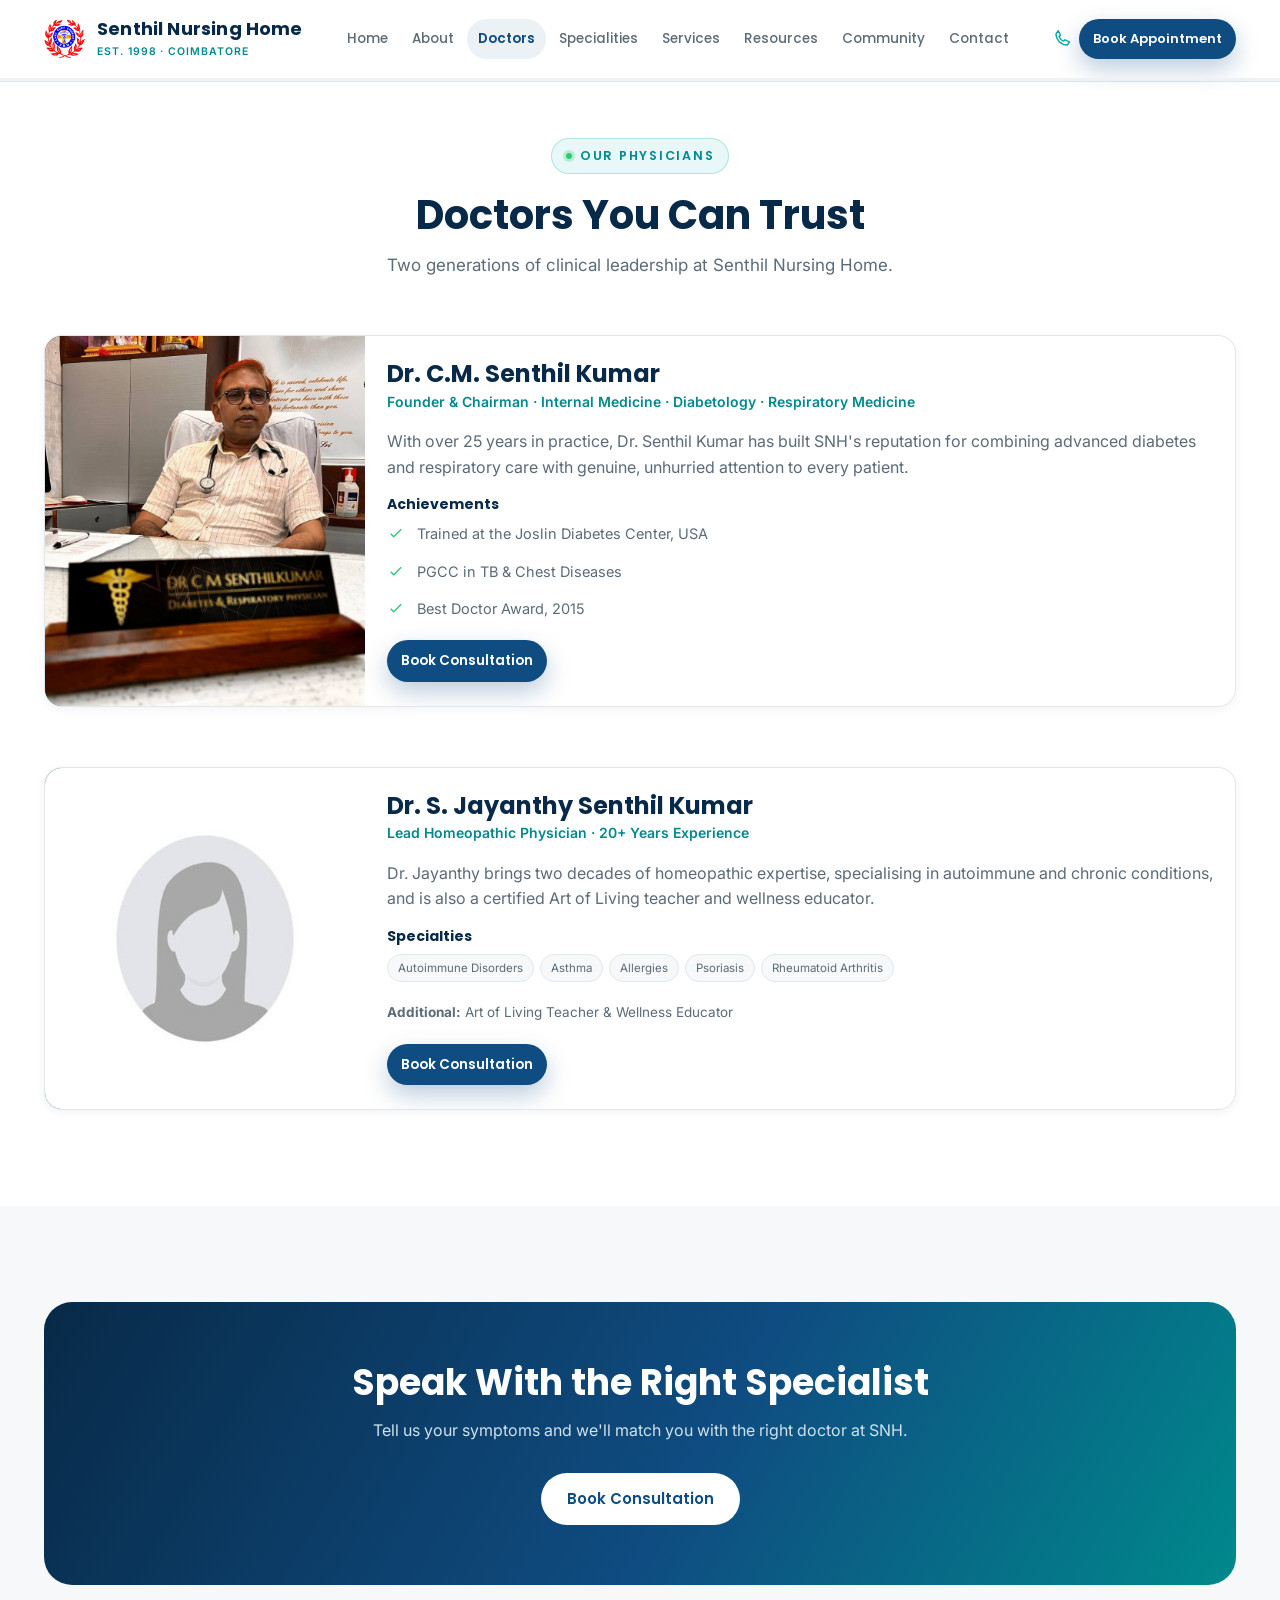
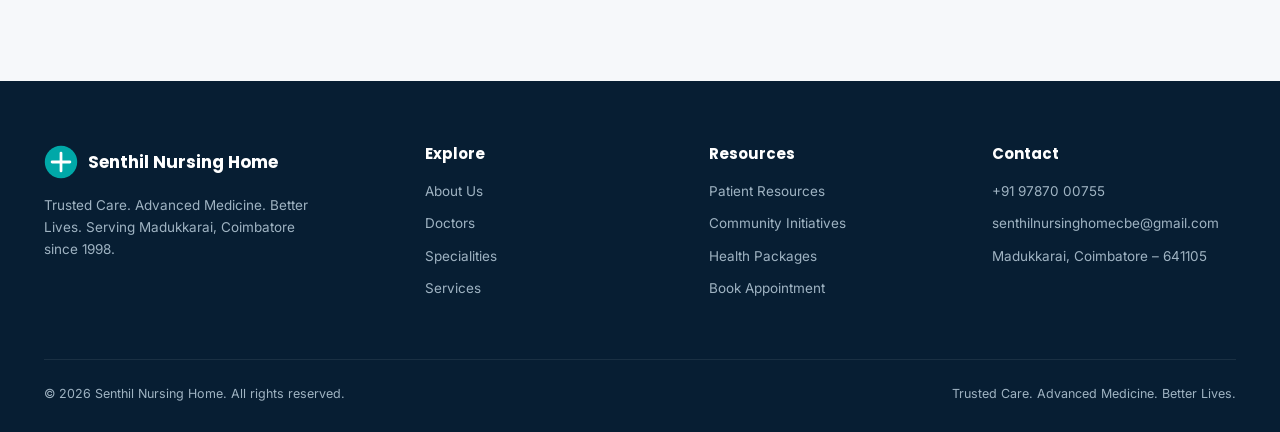
<file: doctors.html>
<!DOCTYPE html>
<html lang="en">
<head>
<meta charset="UTF-8">
<meta name="viewport" content="width=device-width, initial-scale=1.0">
<title>Our Doctors | Senthil Nursing Home</title>
<meta name="description" content="Meet Dr. C.M. Senthil Kumar and Dr. S. Jayanthy Senthil Kumar — the physicians behind Senthil Nursing Home, Madukkarai, Coimbatore.">
<link rel="preconnect" href="https://fonts.googleapis.com">
<link href="https://fonts.googleapis.com/css2?family=Poppins:wght@500;600;700;800&family=Inter:wght@400;500;600;700&display=swap" rel="stylesheet">
<link rel="stylesheet" href="styles.css">
</head>
<body>
<!-- ================= NAV ================= -->
<nav class="nav" id="mainNav">
  <div class="container nav-inner">
    <a href="index.html" class="brand">
      <img src="Images/Logo.jpg" alt="Senthil Nursing Home logo" class="brand-mark">
      <span class="brand-text">
        <span class="name">Senthil Nursing Home</span>
        <span class="sub">Est. 1998 · Coimbatore</span>
      </span>
    </a>
    <div class="nav-links" id="navLinks">
      <a href="index.html">Home</a>
      <a href="about.html">About</a>
      <a href="doctors.html">Doctors</a>
      <a href="specialities.html">Specialities</a>
      <a href="services.html">Services</a>
      <a href="resources.html">Resources</a>
      <a href="community.html">Community</a>
      <a href="contact.html">Contact</a>
    </div>
    <div class="nav-actions">
      <a class="nav-call" href="tel:+919787000755">
        <svg viewBox="0 0 24 24" fill="none" stroke="currentColor" stroke-width="1.8"><path d="M4 5c0 8.3 6.7 15 15 15l3-4-6-3-2 2c-2.5-1.2-4.8-3.5-6-6l2-2-3-6-3 4z"/></svg>
        <span>+91 97870 00755</span>
      </a>
      <a href="contact.html" class="btn btn-primary btn-sm">Book Appointment</a>
      <button class="burger" id="burgerBtn" aria-label="Open menu"><span></span></button>
    </div>
  </div>
  <div class="vitals-track"><div class="vitals-fill" id="vitalsFill"></div></div>
</nav>
<div class="mobile-panel" id="mobilePanel">
  <a href="index.html">Home</a>
  <a href="about.html">About</a>
  <a href="doctors.html">Doctors</a>
  <a href="specialities.html">Specialities</a>
  <a href="services.html">Services</a>
  <a href="resources.html">Resources</a>
  <a href="community.html">Community</a>
  <a href="contact.html">Contact</a>
  <div style="margin-top:24px;display:flex;flex-direction:column;gap:12px;">
    <a href="tel:+919787000755" class="btn btn-outline">Call Now: +91 97870 00755</a>
    <a href="contact.html" class="btn btn-primary">Book Appointment</a>
  </div>
</div>
<!-- ================= DOCTORS PAGE ================= -->

  <section class="section" style="padding-top:56px;">
    <div class="container">
      <div class="section-head center">
        <span class="eyebrow" style="margin-left:auto;margin-right:auto;">Our Physicians</span>
        <h2>Doctors You Can Trust</h2>
        <p>Two generations of clinical leadership at Senthil Nursing Home.</p>
      </div>

      <div class="grid-2" style="margin-bottom:60px;">
        <div class="doc-card reveal" style="grid-column:1/-1;">
          <div class="doc-profile">
            <div class="doc-photo"><img src="Images/dr.%20senthil%20kumar.jpg" alt="Dr. C.M. Senthil Kumar"></div>
            <div class="doc-body">
              <h4 style="font-size:24px;">Dr. C.M. Senthil Kumar</h4>
              <div class="role" style="font-size:14px;">Founder &amp; Chairman · Internal Medicine · Diabetology · Respiratory Medicine</div>
              <p style="color:var(--gray-600);margin:16px 0;">With over 25 years in practice, Dr. Senthil Kumar has built SNH's reputation for combining advanced diabetes and respiratory care with genuine, unhurried attention to every patient.</p>
              <h4 style="font-size:14px;margin-bottom:10px;">Achievements</h4>
              <ul class="feat-list" style="margin-bottom:20px;">
                <li><svg viewBox="0 0 24 24" fill="none" stroke="#2ECC71" stroke-width="2"><path d="M5 13l4 4L19 7"/></svg>Trained at the Joslin Diabetes Center, USA</li>
                <li><svg viewBox="0 0 24 24" fill="none" stroke="#2ECC71" stroke-width="2"><path d="M5 13l4 4L19 7"/></svg>PGCC in TB &amp; Chest Diseases</li>
                <li><svg viewBox="0 0 24 24" fill="none" stroke="#2ECC71" stroke-width="2"><path d="M5 13l4 4L19 7"/></svg>Best Doctor Award, 2015</li>
              </ul>
              <a href="contact.html" class="btn btn-primary btn-sm">Book Consultation</a>
            </div>
          </div>
        </div>
      </div>

      <div class="grid-2">
        <div class="doc-card reveal" style="grid-column:1/-1;">
          <div class="doc-profile">
            <div class="doc-photo"><img src="Images/Dr.%20S.%20Jayanthy%20Senthil%20Kumar.jpg" alt="Dr. S. Jayanthy Senthil Kumar"></div>
            <div class="doc-body">
              <h4 style="font-size:24px;">Dr. S. Jayanthy Senthil Kumar</h4>
              <div class="role" style="font-size:14px;">Lead Homeopathic Physician · 20+ Years Experience</div>
              <p style="color:var(--gray-600);margin:16px 0;">Dr. Jayanthy brings two decades of homeopathic expertise, specialising in autoimmune and chronic conditions, and is also a certified Art of Living teacher and wellness educator.</p>
              <h4 style="font-size:14px;margin-bottom:10px;">Specialties</h4>
              <div class="tags" style="margin-bottom:20px;">
                <span>Autoimmune Disorders</span><span>Asthma</span><span>Allergies</span><span>Psoriasis</span><span>Rheumatoid Arthritis</span>
              </div>
              <p style="color:var(--gray-600);font-size:13.5px;margin-bottom:20px;"><strong>Additional:</strong> Art of Living Teacher &amp; Wellness Educator</p>
              <a href="contact.html" class="btn btn-primary btn-sm">Book Consultation</a>
            </div>
          </div>
        </div>
      </div>
    </div>
  </section>

  <section class="section bg-soft">
    <div class="container">
      <div class="cta-banner reveal">
        <h2>Speak With the Right Specialist</h2>
        <p>Tell us your symptoms and we'll match you with the right doctor at SNH.</p>
        <a href="contact.html" class="btn btn-white">Book Consultation</a>
      </div>
    </div>
  </section>
<!-- ================= FOOTER ================= -->
<footer>
  <div class="container">
    <div class="foot-grid">
      <div>
        <div class="foot-brand">
          <svg width="34" height="34" viewBox="0 0 42 42" fill="none"><circle cx="21" cy="21" r="20" fill="#00A8A8"/><path d="M21 10v22M10 21h22" stroke="#fff" stroke-width="3.4" stroke-linecap="round"/></svg>
          <span class="name">Senthil Nursing Home</span>
        </div>
        <p style="font-size:13.5px;max-width:280px;">Trusted Care. Advanced Medicine. Better Lives. Serving Madukkarai, Coimbatore since 1998.</p>
      </div>
      <div>
        <h4>Explore</h4>
        <ul>
          <li><a href="about.html">About Us</a></li>
          <li><a href="doctors.html">Doctors</a></li>
          <li><a href="specialities.html">Specialities</a></li>
          <li><a href="services.html">Services</a></li>
        </ul>
      </div>
      <div>
        <h4>Resources</h4>
        <ul>
          <li><a href="resources.html">Patient Resources</a></li>
          <li><a href="community.html">Community Initiatives</a></li>
          <li><a href="services.html">Health Packages</a></li>
          <li><a href="contact.html">Book Appointment</a></li>
        </ul>
      </div>
      <div>
        <h4>Contact</h4>
        <ul>
          <li>+91 97870 00755</li>
          <li>senthilnursinghomecbe@gmail.com</li>
          <li>Madukkarai, Coimbatore – 641105</li>
        </ul>
      </div>
    </div>
    <div class="foot-bottom">
      <span>© <span id="yr"></span> Senthil Nursing Home. All rights reserved.</span>
      <span>Trusted Care. Advanced Medicine. Better Lives.</span>
    </div>
  </div>
</footer>
<script src="script.js"></script>
</body>
</html>
</file>
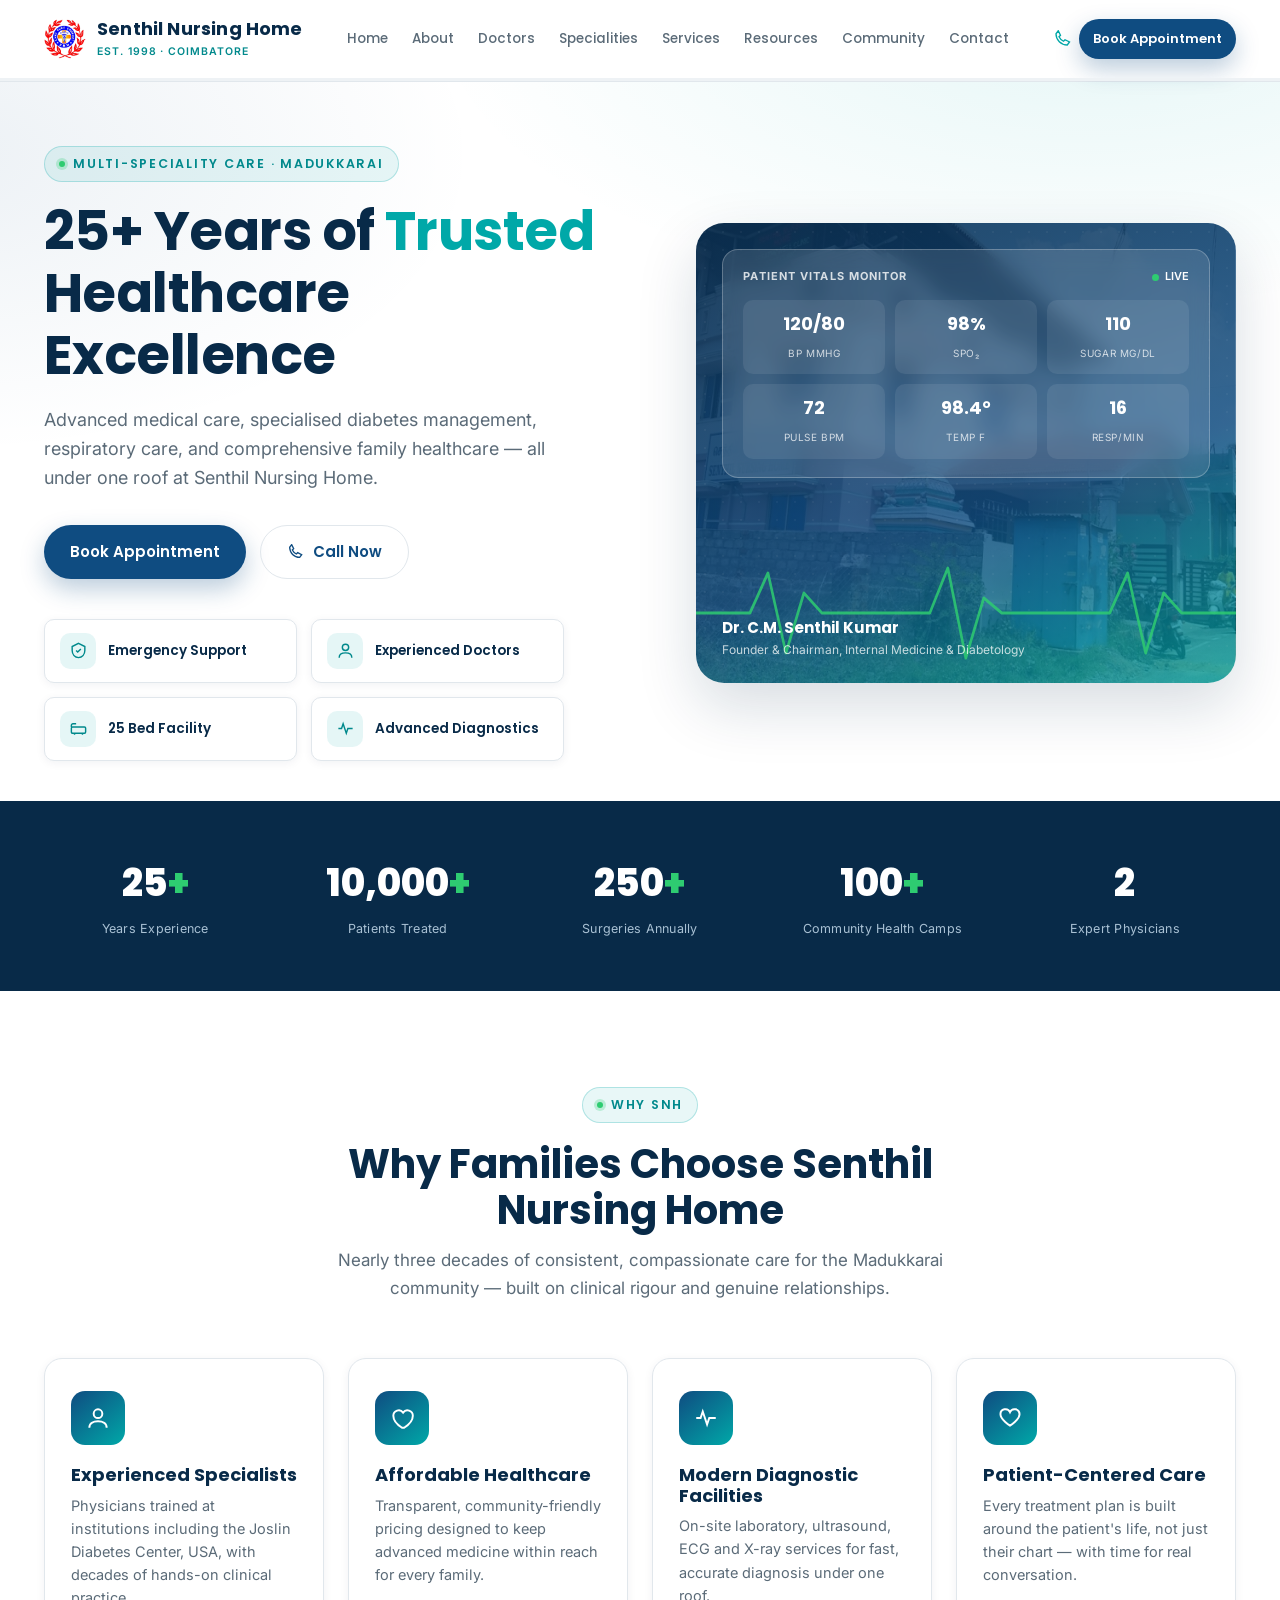
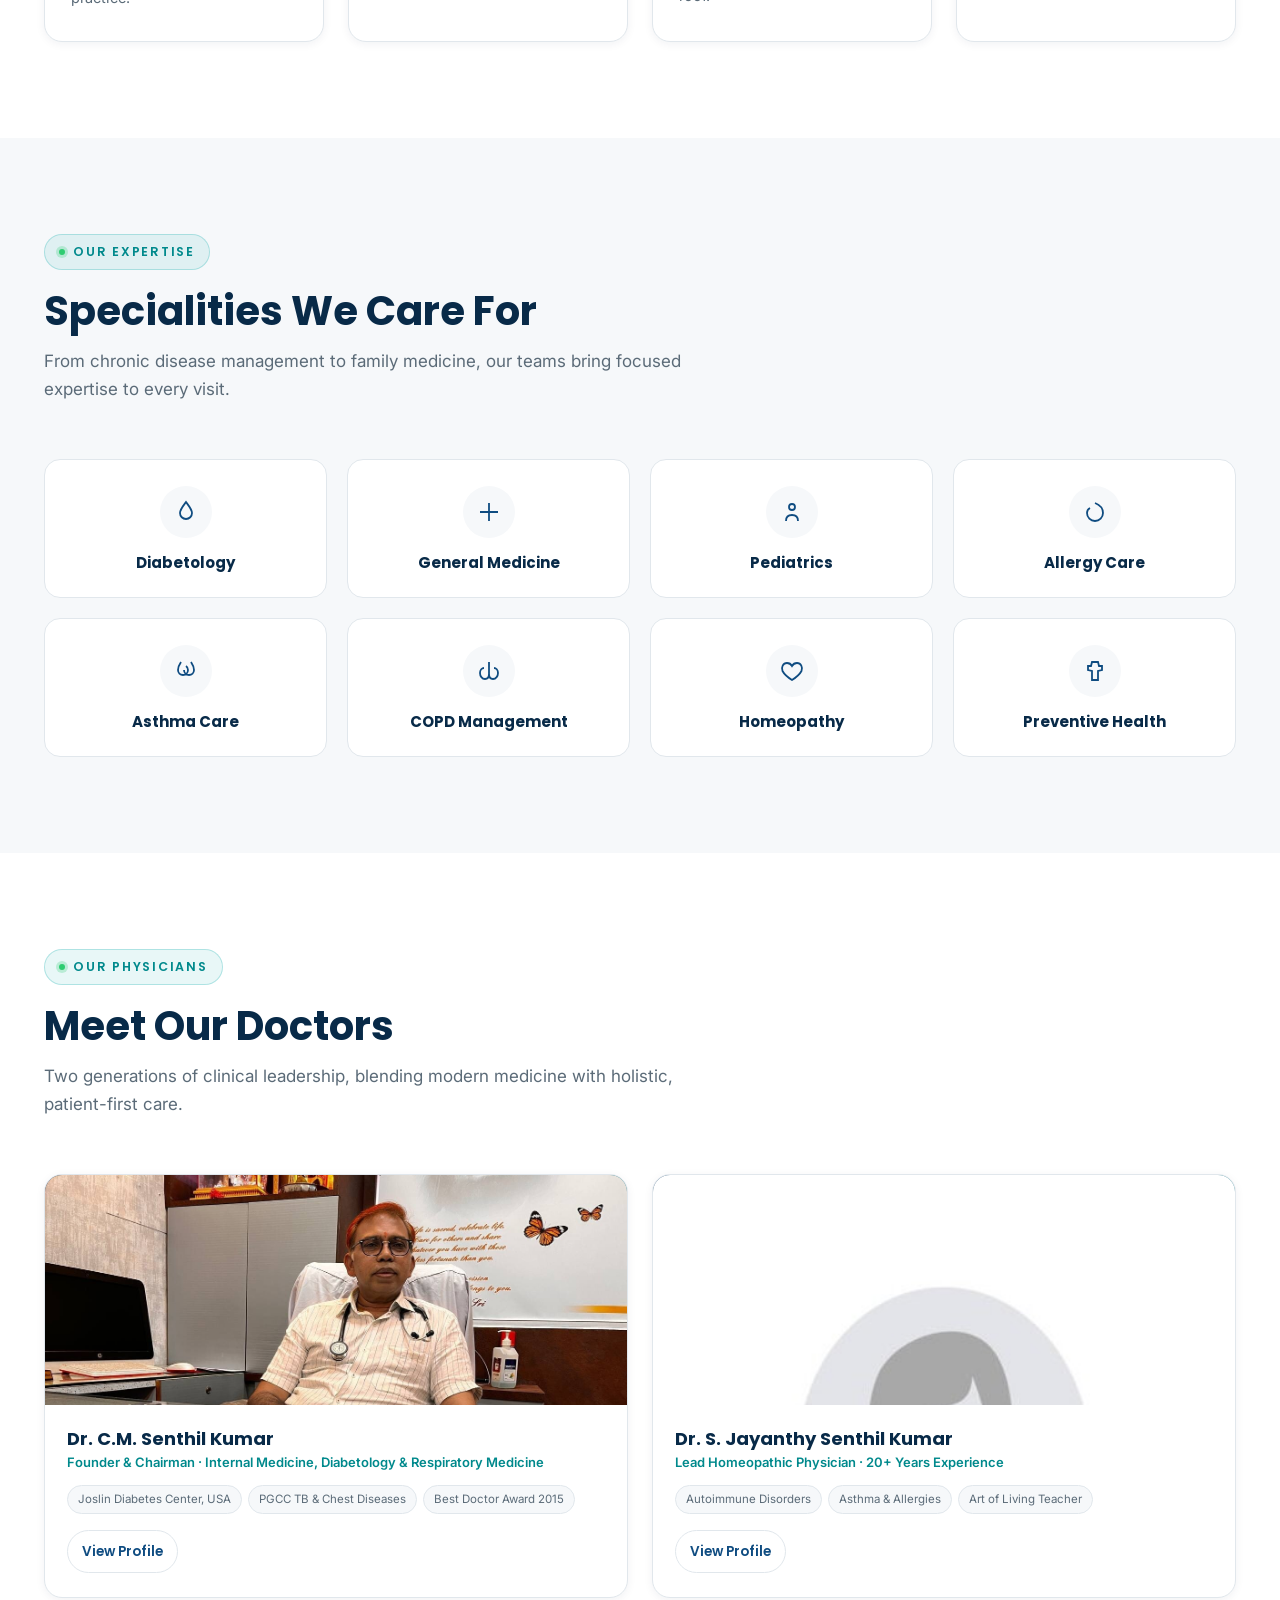
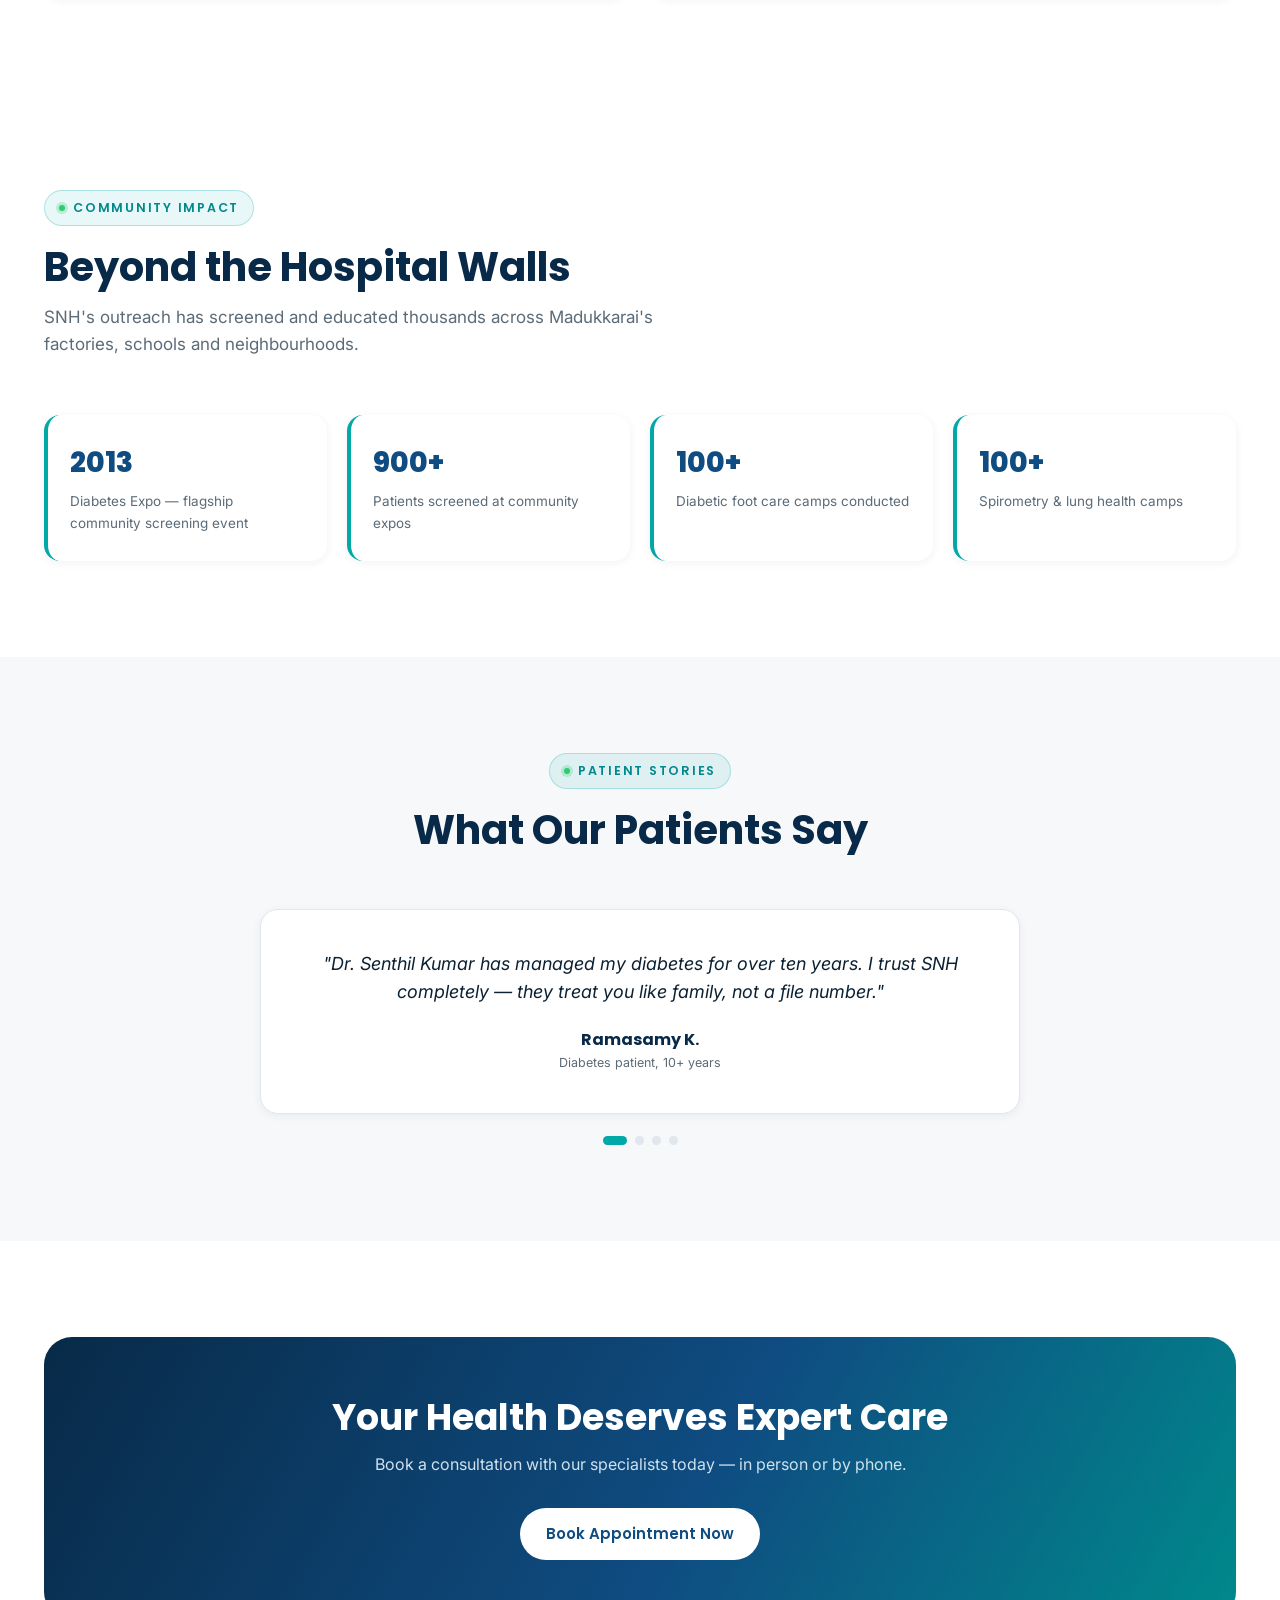
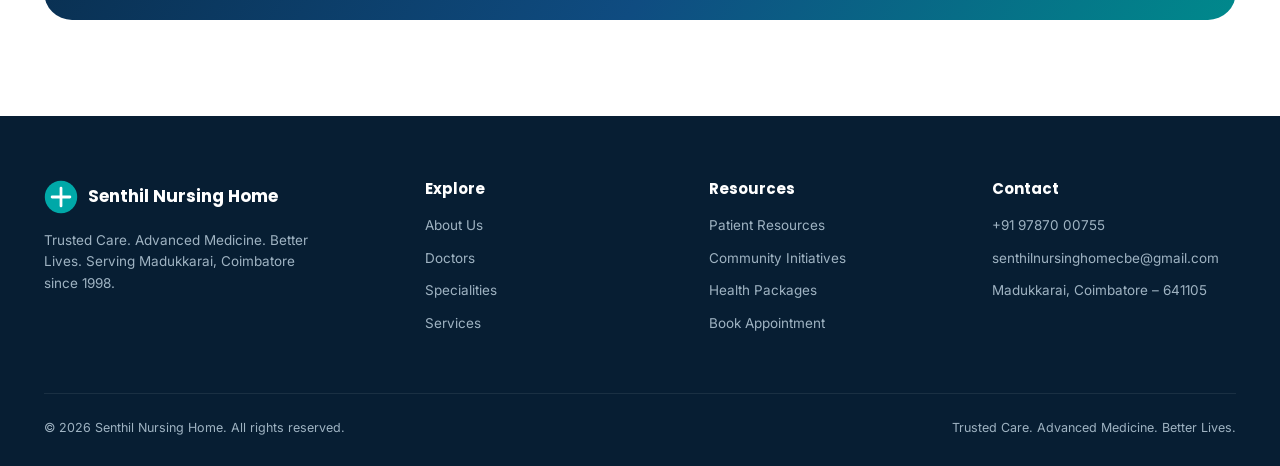
<file: index-1.html>
<!DOCTYPE html>
<html lang="en">
<head>
<meta charset="UTF-8">
<meta name="viewport" content="width=device-width, initial-scale=1.0">
<title>Senthil Nursing Home | Trusted Care. Advanced Medicine. Better Lives.</title>
<meta name="description" content="Senthil Nursing Home (SNH), Madukkarai, Coimbatore — 25+ years of trusted multi-speciality healthcare in Diabetology, Internal Medicine, Pediatrics, Allergy & Asthma Care, COPD Care and Homeopathy.">
<link rel="preconnect" href="https://fonts.googleapis.com">
<link href="https://fonts.googleapis.com/css2?family=Poppins:wght@500;600;700;800&family=Inter:wght@400;500;600;700&display=swap" rel="stylesheet">
<link rel="stylesheet" href="styles.css">
</head>
<body>
<!-- ================= NAV ================= -->
<nav class="nav" id="mainNav">
  <div class="container nav-inner">
    <a href="index.html" class="brand">
      <img src="Images/Logo.jpg" alt="Senthil Nursing Home logo" class="brand-mark">
      <span class="brand-text">
        <span class="name">Senthil Nursing Home</span>
        <span class="sub">Est. 1998 · Coimbatore</span>
      </span>
    </a>
    <div class="nav-links" id="navLinks">
      <a href="index.html">Home</a>
      <a href="about.html">About</a>
      <a href="doctors.html">Doctors</a>
      <a href="specialities.html">Specialities</a>
      <a href="services.html">Services</a>
      <a href="resources.html">Resources</a>
      <a href="community.html">Community</a>
      <a href="contact.html">Contact</a>
    </div>
    <div class="nav-actions">
      <a class="nav-call" href="tel:+919787000755">
        <svg viewBox="0 0 24 24" fill="none" stroke="currentColor" stroke-width="1.8"><path d="M4 5c0 8.3 6.7 15 15 15l3-4-6-3-2 2c-2.5-1.2-4.8-3.5-6-6l2-2-3-6-3 4z"/></svg>
        <span>+91 97870 00755</span>
      </a>
      <a href="contact.html" class="btn btn-primary btn-sm">Book Appointment</a>
      <button class="burger" id="burgerBtn" aria-label="Open menu"><span></span></button>
    </div>
  </div>
  <div class="vitals-track"><div class="vitals-fill" id="vitalsFill"></div></div>
</nav>
<div class="mobile-panel" id="mobilePanel">
  <a href="index.html">Home</a>
  <a href="about.html">About</a>
  <a href="doctors.html">Doctors</a>
  <a href="specialities.html">Specialities</a>
  <a href="services.html">Services</a>
  <a href="resources.html">Resources</a>
  <a href="community.html">Community</a>
  <a href="contact.html">Contact</a>
  <div style="margin-top:24px;display:flex;flex-direction:column;gap:12px;">
    <a href="tel:+919787000755" class="btn btn-outline">Call Now: +91 97870 00755</a>
    <a href="contact.html" class="btn btn-primary">Book Appointment</a>
  </div>
</div>
<!-- ================= HOME PAGE ================= -->

  <section class="hero">
    <div class="container hero-grid">
      <div class="reveal in">
        <span class="eyebrow">Multi-Speciality Care · Madukkarai</span>
        <h1>25+ Years of <span class="accent">Trusted</span> Healthcare Excellence</h1>
        <p class="lead">Advanced medical care, specialised diabetes management, respiratory care, and comprehensive family healthcare — all under one roof at Senthil Nursing Home.</p>
        <div class="hero-btns">
          <a href="contact.html" class="btn btn-primary">Book Appointment</a>
          <a href="tel:+919787000755" class="btn btn-outline">
            <svg width="16" height="16" viewBox="0 0 24 24" fill="none" stroke="currentColor" stroke-width="2"><path d="M4 5c0 8.3 6.7 15 15 15l3-4-6-3-2 2c-2.5-1.2-4.8-3.5-6-6l2-2-3-6-3 4z"/></svg>
            Call Now
          </a>
        </div>
        <div class="hero-features">
          <div class="hf-item"><span class="ic"><svg viewBox="0 0 24 24" fill="none" stroke="currentColor" stroke-width="1.8"><path d="M12 3l8 4v5c0 5-3.5 8.5-8 9-4.5-.5-8-4-8-9V7l8-4z"/><path d="M9 12l2 2 4-4"/></svg></span><span>Emergency Support</span></div>
          <div class="hf-item"><span class="ic"><svg viewBox="0 0 24 24" fill="none" stroke="currentColor" stroke-width="1.8"><circle cx="12" cy="8" r="4"/><path d="M4 21c0-4 3.6-6 8-6s8 2 8 6"/></svg></span><span>Experienced Doctors</span></div>
          <div class="hf-item"><span class="ic"><svg viewBox="0 0 24 24" fill="none" stroke="currentColor" stroke-width="1.8"><rect x="3" y="10" width="18" height="8" rx="1.5"/><path d="M3 10V8a2 2 0 012-2h4M7 18v2M17 18v2"/></svg></span><span>25 Bed Facility</span></div>
          <div class="hf-item"><span class="ic"><svg viewBox="0 0 24 24" fill="none" stroke="currentColor" stroke-width="1.8"><path d="M3 12h4l2-6 4 12 2-6h6"/></svg></span><span>Advanced Diagnostics</span></div>
        </div>
      </div>

      <div class="hero-visual reveal in">
        <div class="grain"></div>
        <div class="vitals-card">
          <div class="row1">
            <span class="tag">Patient Vitals Monitor</span>
            <span class="live"><span class="dot"></span>LIVE</span>
          </div>
          <div class="vitals-grid">
            <div class="v"><b>120/80</b><span>BP mmHg</span></div>
            <div class="v"><b>98%</b><span>SpO₂</span></div>
            <div class="v"><b>110</b><span>Sugar mg/dL</span></div>
            <div class="v"><b>72</b><span>Pulse bpm</span></div>
            <div class="v"><b>98.4°</b><span>Temp F</span></div>
            <div class="v"><b>16</b><span>Resp/min</span></div>
          </div>
        </div>
        <div class="pulse-wrap">
          <svg class="pulse-svg" viewBox="0 0 600 140" preserveAspectRatio="none">
            <polyline points="0,70 60,70 80,30 100,110 120,50 140,70 260,70 280,25 300,115 320,55 340,70 460,70 480,30 500,110 520,50 540,70 600,70"
              fill="none" stroke="#2ECC71" stroke-width="3" stroke-linejoin="round" stroke-linecap="round" opacity=".85"/>
          </svg>
        </div>
        <div class="hero-caption">
          <div class="doc">Dr. C.M. Senthil Kumar</div>
          <div class="role">Founder &amp; Chairman, Internal Medicine &amp; Diabetology</div>
        </div>
      </div>
    </div>
  </section>

  <section class="stats-bar">
    <div class="container stats-grid">
      <div class="stat reveal"><div class="num" data-count="25" data-suffix="+">0</div><div class="label">Years Experience</div></div>
      <div class="stat reveal"><div class="num" data-count="10000" data-suffix="+">0</div><div class="label">Patients Treated</div></div>
      <div class="stat reveal"><div class="num" data-count="250" data-suffix="+">0</div><div class="label">Surgeries Annually</div></div>
      <div class="stat reveal"><div class="num" data-count="100" data-suffix="+">0</div><div class="label">Community Health Camps</div></div>
      <div class="stat reveal"><div class="num" data-count="2" data-suffix="">0</div><div class="label">Expert Physicians</div></div>
    </div>
  </section>

  <section class="section">
    <div class="container">
      <div class="section-head center">
        <span class="eyebrow" style="margin-left:auto;margin-right:auto;">Why SNH</span>
        <h2>Why Families Choose Senthil Nursing Home</h2>
        <p>Nearly three decades of consistent, compassionate care for the Madukkarai community — built on clinical rigour and genuine relationships.</p>
      </div>
      <div class="grid-4">
        <div class="card reveal">
          <div class="ic-wrap"><svg viewBox="0 0 24 24" fill="none" stroke="#fff" stroke-width="1.8"><circle cx="12" cy="8" r="4"/><path d="M4 21c0-4 3.6-6 8-6s8 2 8 6"/></svg></div>
          <h4>Experienced Specialists</h4>
          <p>Physicians trained at institutions including the Joslin Diabetes Center, USA, with decades of hands-on clinical practice.</p>
        </div>
        <div class="card reveal">
          <div class="ic-wrap"><svg viewBox="0 0 24 24" fill="none" stroke="#fff" stroke-width="1.8"><path d="M12 21c-4-2.5-8-6-8-11a5 5 0 019-3 5 5 0 019 3c0 5-4 8.5-8 11z"/></svg></div>
          <h4>Affordable Healthcare</h4>
          <p>Transparent, community-friendly pricing designed to keep advanced medicine within reach for every family.</p>
        </div>
        <div class="card reveal">
          <div class="ic-wrap"><svg viewBox="0 0 24 24" fill="none" stroke="#fff" stroke-width="1.8"><path d="M3 12h4l2-6 4 12 2-6h6"/></svg></div>
          <h4>Modern Diagnostic Facilities</h4>
          <p>On-site laboratory, ultrasound, ECG and X-ray services for fast, accurate diagnosis under one roof.</p>
        </div>
        <div class="card reveal">
          <div class="ic-wrap"><svg viewBox="0 0 24 24" fill="none" stroke="#fff" stroke-width="1.8"><path d="M20.8 8.6c0 5-8.8 10.4-8.8 10.4S3.2 13.6 3.2 8.6a4.6 4.6 0 018.8-2 4.6 4.6 0 018.8 2z"/></svg></div>
          <h4>Patient-Centered Care</h4>
          <p>Every treatment plan is built around the patient's life, not just their chart — with time for real conversation.</p>
        </div>
      </div>
    </div>
  </section>

  <section class="section bg-soft">
    <div class="container">
      <div class="section-head">
        <span class="eyebrow">Our Expertise</span>
        <h2>Specialities We Care For</h2>
        <p>From chronic disease management to family medicine, our teams bring focused expertise to every visit.</p>
      </div>
      <div class="spec-grid">
        <a class="spec-tile reveal" href="specialities.html#diabetology"><div class="ic"><svg viewBox="0 0 24 24" fill="none" stroke="#0F4C81" stroke-width="1.8"><path d="M12 2c3 4 6 7.5 6 11a6 6 0 01-12 0c0-3.5 3-7 6-11z"/></svg></div><h4>Diabetology</h4></a>
        <a class="spec-tile reveal" href="specialities.html#general"><div class="ic"><svg viewBox="0 0 24 24" fill="none" stroke="#0F4C81" stroke-width="1.8"><path d="M3 12h18M12 3v18"/></svg></div><h4>General Medicine</h4></a>
        <a class="spec-tile reveal" href="specialities.html#pediatrics"><div class="ic"><svg viewBox="0 0 24 24" fill="none" stroke="#0F4C81" stroke-width="1.8"><circle cx="12" cy="7" r="3"/><path d="M6 21c0-4 2.7-6 6-6s6 2 6 6"/></svg></div><h4>Pediatrics</h4></a>
        <a class="spec-tile reveal" href="specialities.html#allergy"><div class="ic"><svg viewBox="0 0 24 24" fill="none" stroke="#0F4C81" stroke-width="1.8"><path d="M12 3c5 2 8 6 8 10a8 8 0 01-16 0c0-2 1-4 3-5"/></svg></div><h4>Allergy Care</h4></a>
        <a class="spec-tile reveal" href="specialities.html#allergy"><div class="ic"><svg viewBox="0 0 24 24" fill="none" stroke="#0F4C81" stroke-width="1.8"><path d="M7 3c-2 3-3 5-3 8a5 5 0 0010 0c0-1.5-.6-3-2-4M17 3c2 3 3 5 3 8a5 5 0 01-10 0"/></svg></div><h4>Asthma Care</h4></a>
        <a class="spec-tile reveal" href="specialities.html#copd"><div class="ic"><svg viewBox="0 0 24 24" fill="none" stroke="#0F4C81" stroke-width="1.8"><path d="M12 3v6M7 9c-2 0-4 2-4 5s2 6 5 6 4-2 4-5V9M17 9c2 0 4 2 4 5s-2 6-5 6-4-2-4-5V9"/></svg></div><h4>COPD Management</h4></a>
        <a class="spec-tile reveal" href="specialities.html#homeo"><div class="ic"><svg viewBox="0 0 24 24" fill="none" stroke="#0F4C81" stroke-width="1.8"><path d="M12 21s-7-4.4-9.5-9C1 8.3 3 4 7 4c2 0 4 1.2 5 3 1-1.8 3-3 5-3 4 0 6 4.3 4.5 8-2.5 4.6-9.5 9-9.5 9z"/></svg></div><h4>Homeopathy</h4></a>
        <a class="spec-tile reveal" href="services.html"><div class="ic"><svg viewBox="0 0 24 24" fill="none" stroke="#0F4C81" stroke-width="1.8"><path d="M9 3h6l1 4h3v4l-4 1v9H9v-9l-4-1V7h3l1-4z"/></svg></div><h4>Preventive Health</h4></a>
      </div>
    </div>
  </section>

  <section class="section">
    <div class="container">
      <div class="section-head">
        <span class="eyebrow">Our Physicians</span>
        <h2>Meet Our Doctors</h2>
        <p>Two generations of clinical leadership, blending modern medicine with holistic, patient-first care.</p>
      </div>
      <div class="grid-2">
        <div class="doc-card reveal">
          <div class="doc-photo"><img src="Images/dr.%20senthil%20kumar.jpg" alt="Dr. C.M. Senthil Kumar"></div>
          <div class="doc-body">
            <h4>Dr. C.M. Senthil Kumar</h4>
            <div class="role">Founder &amp; Chairman · Internal Medicine, Diabetology &amp; Respiratory Medicine</div>
            <div class="tags"><span>Joslin Diabetes Center, USA</span><span>PGCC TB &amp; Chest Diseases</span><span>Best Doctor Award 2015</span></div>
            <a href="doctors.html" class="btn btn-outline btn-sm">View Profile</a>
          </div>
        </div>
        <div class="doc-card reveal">
          <div class="doc-photo"><img src="Images/Dr.%20S.%20Jayanthy%20Senthil%20Kumar.jpg" alt="Dr. S. Jayanthy Senthil Kumar"></div>
          <div class="doc-body">
            <h4>Dr. S. Jayanthy Senthil Kumar</h4>
            <div class="role">Lead Homeopathic Physician · 20+ Years Experience</div>
            <div class="tags"><span>Autoimmune Disorders</span><span>Asthma &amp; Allergies</span><span>Art of Living Teacher</span></div>
            <a href="doctors.html" class="btn btn-outline btn-sm">View Profile</a>
          </div>
        </div>
      </div>
    </div>
  </section>

  <section class="section">
    <div class="container">
      <div class="section-head">
        <span class="eyebrow">Community Impact</span>
        <h2>Beyond the Hospital Walls</h2>
        <p>SNH's outreach has screened and educated thousands across Madukkarai's factories, schools and neighbourhoods.</p>
      </div>
      <div class="impact-grid">
        <div class="impact-card reveal"><div class="num">2013</div><p>Diabetes Expo — flagship community screening event</p></div>
        <div class="impact-card reveal"><div class="num">900+</div><p>Patients screened at community expos</p></div>
        <div class="impact-card reveal"><div class="num">100+</div><p>Diabetic foot care camps conducted</p></div>
        <div class="impact-card reveal"><div class="num">100+</div><p>Spirometry &amp; lung health camps</p></div>
      </div>
    </div>
  </section>

  <section class="section bg-soft">
    <div class="container">
      <div class="section-head center">
        <span class="eyebrow" style="margin-left:auto;margin-right:auto;">Patient Stories</span>
        <h2>What Our Patients Say</h2>
      </div>
      <div class="testi-wrap">
        <div class="testi-slide active">
          <p class="quote">"Dr. Senthil Kumar has managed my diabetes for over ten years. I trust SNH completely — they treat you like family, not a file number."</p>
          <div class="who">Ramasamy K.</div><div class="rel">Diabetes patient, 10+ years</div>
        </div>
        <div class="testi-slide">
          <p class="quote">"The foot care camp caught a problem early that could have become serious. This kind of community care is rare to find."</p>
          <div class="who">Meenakshi S.</div><div class="rel">Community camp attendee</div>
        </div>
        <div class="testi-slide">
          <p class="quote">"My son's asthma is finally under control thanks to the respiratory team here. Clear guidance, no rushed appointments."</p>
          <div class="who">Prakash V.</div><div class="rel">Parent, pediatric patient</div>
        </div>
        <div class="testi-slide">
          <p class="quote">"Dr. Jayanthy's homeopathic approach alongside conventional treatment made a real difference for my psoriasis."</p>
          <div class="who">Lakshmi N.</div><div class="rel">Homeopathy patient</div>
        </div>
        <div class="testi-nav" id="testiNav"></div>
      </div>
    </div>
  </section>

  <section class="section">
    <div class="container">
      <div class="cta-banner reveal">
        <h2>Your Health Deserves Expert Care</h2>
        <p>Book a consultation with our specialists today — in person or by phone.</p>
        <a href="contact.html" class="btn btn-white">Book Appointment Now</a>
      </div>
    </div>
  </section>
<!-- ================= FOOTER ================= -->
<footer>
  <div class="container">
    <div class="foot-grid">
      <div>
        <div class="foot-brand">
          <svg width="34" height="34" viewBox="0 0 42 42" fill="none"><circle cx="21" cy="21" r="20" fill="#00A8A8"/><path d="M21 10v22M10 21h22" stroke="#fff" stroke-width="3.4" stroke-linecap="round"/></svg>
          <span class="name">Senthil Nursing Home</span>
        </div>
        <p style="font-size:13.5px;max-width:280px;">Trusted Care. Advanced Medicine. Better Lives. Serving Madukkarai, Coimbatore since 1998.</p>
      </div>
      <div>
        <h4>Explore</h4>
        <ul>
          <li><a href="about.html">About Us</a></li>
          <li><a href="doctors.html">Doctors</a></li>
          <li><a href="specialities.html">Specialities</a></li>
          <li><a href="services.html">Services</a></li>
        </ul>
      </div>
      <div>
        <h4>Resources</h4>
        <ul>
          <li><a href="resources.html">Patient Resources</a></li>
          <li><a href="community.html">Community Initiatives</a></li>
          <li><a href="services.html">Health Packages</a></li>
          <li><a href="contact.html">Book Appointment</a></li>
        </ul>
      </div>
      <div>
        <h4>Contact</h4>
        <ul>
          <li>+91 97870 00755</li>
          <li>senthilnursinghomecbe@gmail.com</li>
          <li>Madukkarai, Coimbatore – 641105</li>
        </ul>
      </div>
    </div>
    <div class="foot-bottom">
      <span>© <span id="yr"></span> Senthil Nursing Home. All rights reserved.</span>
      <span>Trusted Care. Advanced Medicine. Better Lives.</span>
    </div>
  </div>
</footer>
<script src="script.js"></script>
</body>
</html>
</file>
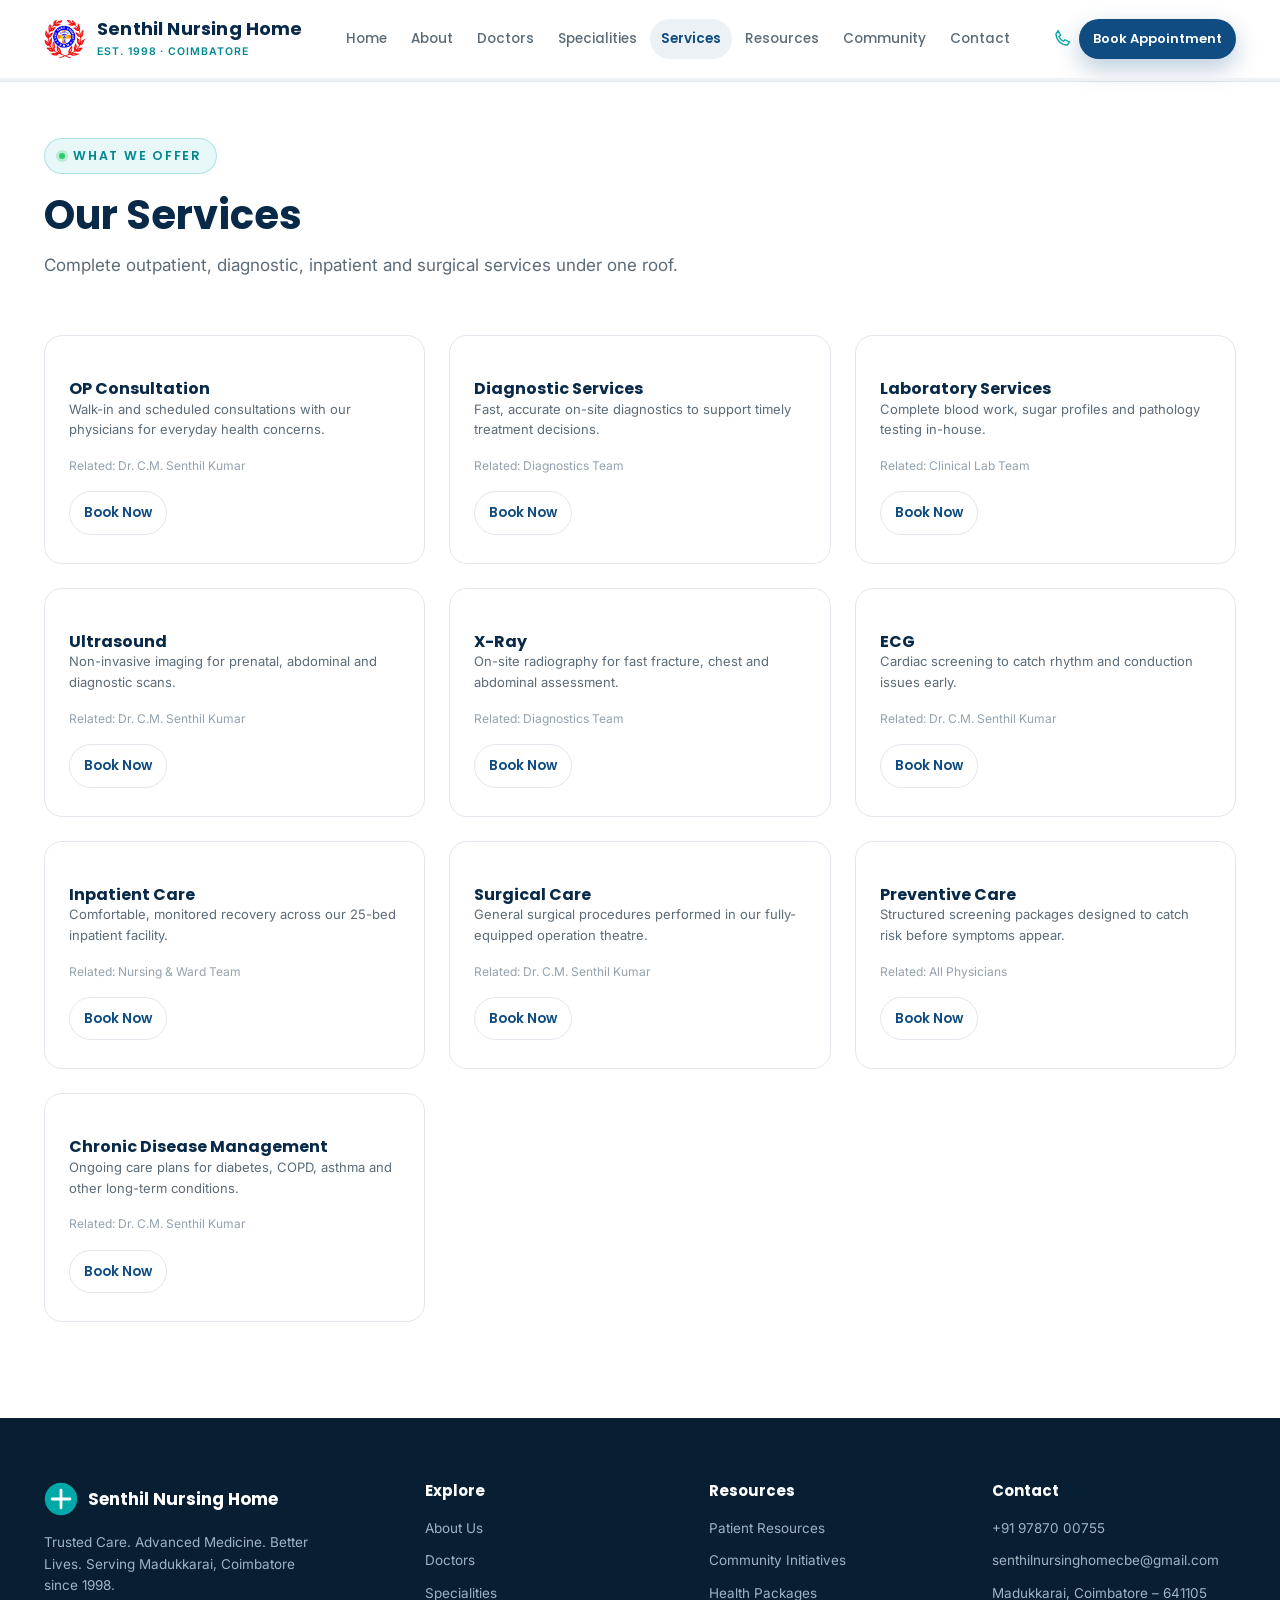
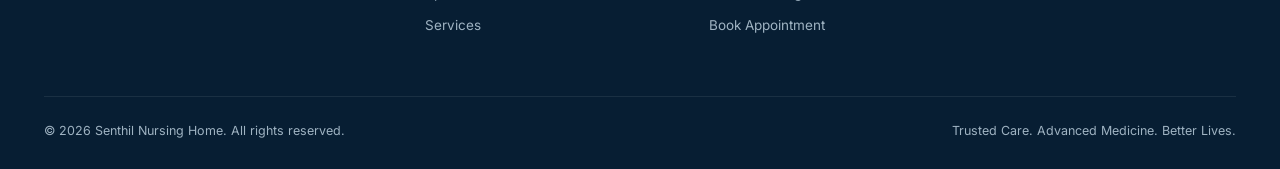
<file: services.html>
<!DOCTYPE html>
<html lang="en">
<head>
<meta charset="UTF-8">
<meta name="viewport" content="width=device-width, initial-scale=1.0">
<title>Services & Health Packages | Senthil Nursing Home</title>
<meta name="description" content="OP consultation, diagnostics, surgical care and health checkup packages at Senthil Nursing Home, Madukkarai, Coimbatore.">
<link rel="preconnect" href="https://fonts.googleapis.com">
<link href="https://fonts.googleapis.com/css2?family=Poppins:wght@500;600;700;800&family=Inter:wght@400;500;600;700&display=swap" rel="stylesheet">
<link rel="stylesheet" href="styles.css">
</head>
<body>
<!-- ================= NAV ================= -->
<nav class="nav" id="mainNav">
  <div class="container nav-inner">
    <a href="index.html" class="brand">
      <img src="Images/Logo.jpg" alt="Senthil Nursing Home logo" class="brand-mark">
      <span class="brand-text">
        <span class="name">Senthil Nursing Home</span>
        <span class="sub">Est. 1998 · Coimbatore</span>
      </span>
    </a>
    <div class="nav-links" id="navLinks">
      <a href="index.html">Home</a>
      <a href="about.html">About</a>
      <a href="doctors.html">Doctors</a>
      <a href="specialities.html">Specialities</a>
      <a href="services.html">Services</a>
      <a href="resources.html">Resources</a>
      <a href="community.html">Community</a>
      <a href="contact.html">Contact</a>
    </div>
    <div class="nav-actions">
      <a class="nav-call" href="tel:+919787000755">
        <svg viewBox="0 0 24 24" fill="none" stroke="currentColor" stroke-width="1.8"><path d="M4 5c0 8.3 6.7 15 15 15l3-4-6-3-2 2c-2.5-1.2-4.8-3.5-6-6l2-2-3-6-3 4z"/></svg>
        <span>+91 97870 00755</span>
      </a>
      <a href="contact.html" class="btn btn-primary btn-sm">Book Appointment</a>
      <button class="burger" id="burgerBtn" aria-label="Open menu"><span></span></button>
    </div>
  </div>
  <div class="vitals-track"><div class="vitals-fill" id="vitalsFill"></div></div>
</nav>
<div class="mobile-panel" id="mobilePanel">
  <a href="index.html">Home</a>
  <a href="about.html">About</a>
  <a href="doctors.html">Doctors</a>
  <a href="specialities.html">Specialities</a>
  <a href="services.html">Services</a>
  <a href="resources.html">Resources</a>
  <a href="community.html">Community</a>
  <a href="contact.html">Contact</a>
  <div style="margin-top:24px;display:flex;flex-direction:column;gap:12px;">
    <a href="tel:+919787000755" class="btn btn-outline">Call Now: +91 97870 00755</a>
    <a href="contact.html" class="btn btn-primary">Book Appointment</a>
  </div>
</div>
<!-- ================= SERVICES PAGE ================= -->

  <section class="section" style="padding-top:56px;">
    <div class="container">
      <div class="section-head">
        <span class="eyebrow">What We Offer</span>
        <h2>Our Services</h2>
        <p>Complete outpatient, diagnostic, inpatient and surgical services under one roof.</p>
      </div>
      <div class="grid-3" id="servicesGrid">

        <div class="svc-card reveal">
          <div class="top"><div class="ic-wrap" style="margin-bottom:0;"><svg viewBox="0 0 24 24" fill="none" stroke="#fff" stroke-width="1.8"><circle cx="12" cy="8" r="4"/><path d="M4 21c0-4 3.6-6 8-6s8 2 8 6"/></svg></div></div>
          <h4>OP Consultation</h4>
          <p class="benefits">Walk-in and scheduled consultations with our physicians for everyday health concerns.</p>
          <div class="rel-doc">Related: Dr. C.M. Senthil Kumar</div>
          <a href="contact.html" class="btn btn-outline btn-sm">Book Now</a>
        </div>

        <div class="svc-card reveal">
          <div class="top"><div class="ic-wrap" style="margin-bottom:0;"><svg viewBox="0 0 24 24" fill="none" stroke="#fff" stroke-width="1.8"><path d="M3 12h4l2-6 4 12 2-6h6"/></svg></div></div>
          <h4>Diagnostic Services</h4>
          <p class="benefits">Fast, accurate on-site diagnostics to support timely treatment decisions.</p>
          <div class="rel-doc">Related: Diagnostics Team</div>
          <a href="contact.html" class="btn btn-outline btn-sm">Book Now</a>
        </div>

        <div class="svc-card reveal">
          <div class="top"><div class="ic-wrap" style="margin-bottom:0;"><svg viewBox="0 0 24 24" fill="none" stroke="#fff" stroke-width="1.8"><rect x="4" y="4" width="16" height="16" rx="2"/><path d="M8 9h8M8 13h5"/></svg></div></div>
          <h4>Laboratory Services</h4>
          <p class="benefits">Complete blood work, sugar profiles and pathology testing in-house.</p>
          <div class="rel-doc">Related: Clinical Lab Team</div>
          <a href="contact.html" class="btn btn-outline btn-sm">Book Now</a>
        </div>

        <div class="svc-card reveal">
          <div class="top"><div class="ic-wrap" style="margin-bottom:0;"><svg viewBox="0 0 24 24" fill="none" stroke="#fff" stroke-width="1.8"><path d="M3 15c3-6 6-9 9-9s6 3 9 9"/></svg></div></div>
          <h4>Ultrasound</h4>
          <p class="benefits">Non-invasive imaging for prenatal, abdominal and diagnostic scans.</p>
          <div class="rel-doc">Related: Dr. C.M. Senthil Kumar</div>
          <a href="contact.html" class="btn btn-outline btn-sm">Book Now</a>
        </div>

        <div class="svc-card reveal">
          <div class="top"><div class="ic-wrap" style="margin-bottom:0;"><svg viewBox="0 0 24 24" fill="none" stroke="#fff" stroke-width="1.8"><path d="M4 21V9l8-6 8 6v12M9 21v-6h6v6"/></svg></div></div>
          <h4>X-Ray</h4>
          <p class="benefits">On-site radiography for fast fracture, chest and abdominal assessment.</p>
          <div class="rel-doc">Related: Diagnostics Team</div>
          <a href="contact.html" class="btn btn-outline btn-sm">Book Now</a>
        </div>

        <div class="svc-card reveal">
          <div class="top"><div class="ic-wrap" style="margin-bottom:0;"><svg viewBox="0 0 24 24" fill="none" stroke="#fff" stroke-width="1.8"><path d="M2 12h4l2-8 4 16 2-8h8"/></svg></div></div>
          <h4>ECG</h4>
          <p class="benefits">Cardiac screening to catch rhythm and conduction issues early.</p>
          <div class="rel-doc">Related: Dr. C.M. Senthil Kumar</div>
          <a href="contact.html" class="btn btn-outline btn-sm">Book Now</a>
        </div>

        <div class="svc-card reveal">
          <div class="top"><div class="ic-wrap" style="margin-bottom:0;"><svg viewBox="0 0 24 24" fill="none" stroke="#fff" stroke-width="1.8"><rect x="3" y="10" width="18" height="8" rx="1.5"/><path d="M3 10V8a2 2 0 012-2h4M7 18v2M17 18v2"/></svg></div></div>
          <h4>Inpatient Care</h4>
          <p class="benefits">Comfortable, monitored recovery across our 25-bed inpatient facility.</p>
          <div class="rel-doc">Related: Nursing &amp; Ward Team</div>
          <a href="contact.html" class="btn btn-outline btn-sm">Book Now</a>
        </div>

        <div class="svc-card reveal">
          <div class="top"><div class="ic-wrap" style="margin-bottom:0;"><svg viewBox="0 0 24 24" fill="none" stroke="#fff" stroke-width="1.8"><path d="M6 3v6a4 4 0 008 0V3M10 21v-4"/></svg></div></div>
          <h4>Surgical Care</h4>
          <p class="benefits">General surgical procedures performed in our fully-equipped operation theatre.</p>
          <div class="rel-doc">Related: Dr. C.M. Senthil Kumar</div>
          <a href="contact.html" class="btn btn-outline btn-sm">Book Now</a>
        </div>

        <div class="svc-card reveal">
          <div class="top"><div class="ic-wrap" style="margin-bottom:0;"><svg viewBox="0 0 24 24" fill="none" stroke="#fff" stroke-width="1.8"><path d="M9 3h6l1 4h3v4l-4 1v9H9v-9l-4-1V7h3l1-4z"/></svg></div></div>
          <h4>Preventive Care</h4>
          <p class="benefits">Structured screening packages designed to catch risk before symptoms appear.</p>
          <div class="rel-doc">Related: All Physicians</div>
          <a href="contact.html" class="btn btn-outline btn-sm">Book Now</a>
        </div>

        <div class="svc-card reveal">
          <div class="top"><div class="ic-wrap" style="margin-bottom:0;"><svg viewBox="0 0 24 24" fill="none" stroke="#fff" stroke-width="1.8"><path d="M12 3c3 4 6 7.5 6 11a6 6 0 01-12 0c0-3.5 3-7 6-11z"/></svg></div></div>
          <h4>Chronic Disease Management</h4>
          <p class="benefits">Ongoing care plans for diabetes, COPD, asthma and other long-term conditions.</p>
          <div class="rel-doc">Related: Dr. C.M. Senthil Kumar</div>
          <a href="contact.html" class="btn btn-outline btn-sm">Book Now</a>
        </div>

      </div>
    </div>
  </section>
<!-- ================= FOOTER ================= -->
<footer>
  <div class="container">
    <div class="foot-grid">
      <div>
        <div class="foot-brand">
          <svg width="34" height="34" viewBox="0 0 42 42" fill="none"><circle cx="21" cy="21" r="20" fill="#00A8A8"/><path d="M21 10v22M10 21h22" stroke="#fff" stroke-width="3.4" stroke-linecap="round"/></svg>
          <span class="name">Senthil Nursing Home</span>
        </div>
        <p style="font-size:13.5px;max-width:280px;">Trusted Care. Advanced Medicine. Better Lives. Serving Madukkarai, Coimbatore since 1998.</p>
      </div>
      <div>
        <h4>Explore</h4>
        <ul>
          <li><a href="about.html">About Us</a></li>
          <li><a href="doctors.html">Doctors</a></li>
          <li><a href="specialities.html">Specialities</a></li>
          <li><a href="services.html">Services</a></li>
        </ul>
      </div>
      <div>
        <h4>Resources</h4>
        <ul>
          <li><a href="resources.html">Patient Resources</a></li>
          <li><a href="community.html">Community Initiatives</a></li>
          <li><a href="services.html">Health Packages</a></li>
          <li><a href="contact.html">Book Appointment</a></li>
        </ul>
      </div>
      <div>
        <h4>Contact</h4>
        <ul>
          <li>+91 97870 00755</li>
          <li>senthilnursinghomecbe@gmail.com</li>
          <li>Madukkarai, Coimbatore – 641105</li>
        </ul>
      </div>
    </div>
    <div class="foot-bottom">
      <span>© <span id="yr"></span> Senthil Nursing Home. All rights reserved.</span>
      <span>Trusted Care. Advanced Medicine. Better Lives.</span>
    </div>
  </div>
</footer>
<script src="script.js"></script>
</body>
</html>
</file>
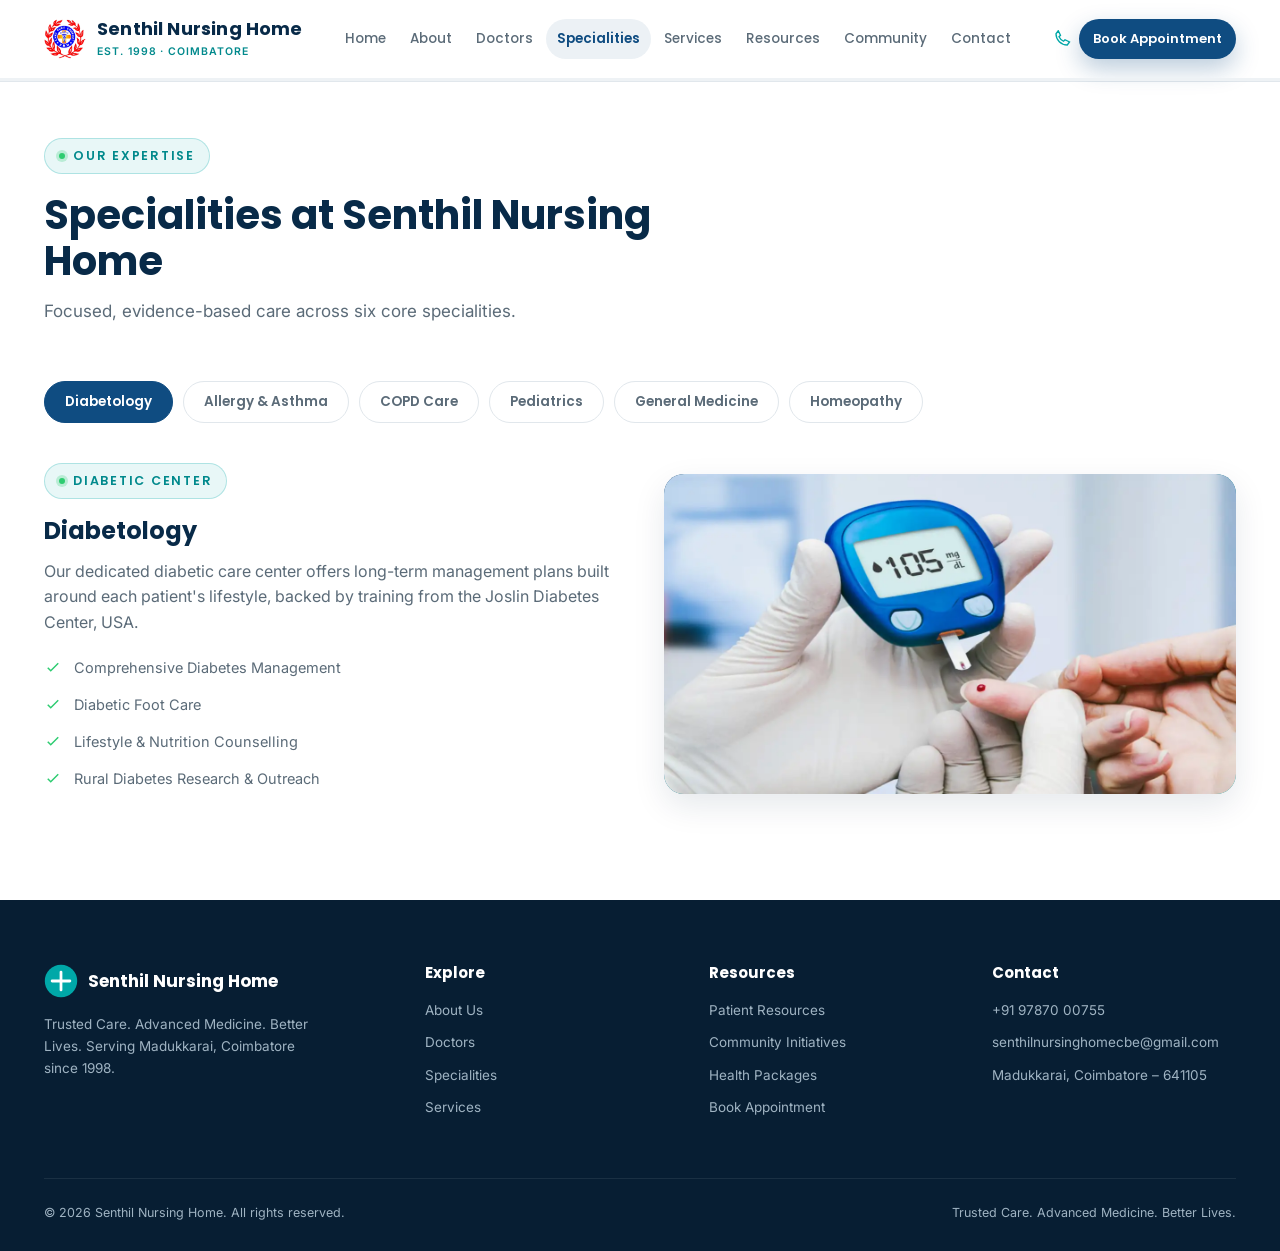
<file: specialities.html>
<!DOCTYPE html>
<html lang="en">
<head>
<meta charset="UTF-8">
<meta name="viewport" content="width=device-width, initial-scale=1.0">
<title>Specialities | Senthil Nursing Home</title>
<meta name="description" content="Diabetology, Allergy & Asthma Care, COPD Care, Pediatrics, General Medicine and Homeopathy at Senthil Nursing Home, Coimbatore.">
<link rel="preconnect" href="https://fonts.googleapis.com">
<link href="https://fonts.googleapis.com/css2?family=Poppins:wght@500;600;700;800&family=Inter:wght@400;500;600;700&display=swap" rel="stylesheet">
<link rel="stylesheet" href="styles.css">
</head>
<body>
<!-- ================= NAV ================= -->
<nav class="nav" id="mainNav">
  <div class="container nav-inner">
    <a href="index.html" class="brand">
      <img src="Images/Logo.jpg" alt="Senthil Nursing Home logo" class="brand-mark">
      <span class="brand-text">
        <span class="name">Senthil Nursing Home</span>
        <span class="sub">Est. 1998 · Coimbatore</span>
      </span>
    </a>
    <div class="nav-links" id="navLinks">
      <a href="index.html">Home</a>
      <a href="about.html">About</a>
      <a href="doctors.html">Doctors</a>
      <a href="specialities.html">Specialities</a>
      <a href="services.html">Services</a>
      <a href="resources.html">Resources</a>
      <a href="community.html">Community</a>
      <a href="contact.html">Contact</a>
    </div>
    <div class="nav-actions">
      <a class="nav-call" href="tel:+919787000755">
        <svg viewBox="0 0 24 24" fill="none" stroke="currentColor" stroke-width="1.8"><path d="M4 5c0 8.3 6.7 15 15 15l3-4-6-3-2 2c-2.5-1.2-4.8-3.5-6-6l2-2-3-6-3 4z"/></svg>
        <span>+91 97870 00755</span>
      </a>
      <a href="contact.html" class="btn btn-primary btn-sm">Book Appointment</a>
      <button class="burger" id="burgerBtn" aria-label="Open menu"><span></span></button>
    </div>
  </div>
  <div class="vitals-track"><div class="vitals-fill" id="vitalsFill"></div></div>
</nav>
<div class="mobile-panel" id="mobilePanel">
  <a href="index.html">Home</a>
  <a href="about.html">About</a>
  <a href="doctors.html">Doctors</a>
  <a href="specialities.html">Specialities</a>
  <a href="services.html">Services</a>
  <a href="resources.html">Resources</a>
  <a href="community.html">Community</a>
  <a href="contact.html">Contact</a>
  <div style="margin-top:24px;display:flex;flex-direction:column;gap:12px;">
    <a href="tel:+919787000755" class="btn btn-outline">Call Now: +91 97870 00755</a>
    <a href="contact.html" class="btn btn-primary">Book Appointment</a>
  </div>
</div>
<!-- ================= SPECIALITIES PAGE ================= -->

  <section class="section" style="padding-top:56px;">
    <div class="container">
      <div class="section-head">
        <span class="eyebrow">Our Expertise</span>
        <h2>Specialities at Senthil Nursing Home</h2>
        <p>Focused, evidence-based care across six core specialities.</p>
      </div>

      <div class="spec-tabs" id="specTabs">
        <button class="spec-tab active" data-tab="diabetology">Diabetology</button>
        <button class="spec-tab" data-tab="allergy">Allergy &amp; Asthma</button>
        <button class="spec-tab" data-tab="copd">COPD Care</button>
        <button class="spec-tab" data-tab="pediatrics">Pediatrics</button>
        <button class="spec-tab" data-tab="general">General Medicine</button>
        <button class="spec-tab" data-tab="homeo">Homeopathy</button>
      </div>

      <div class="spec-detail active" id="detail-diabetology">
        <div>
          <span class="eyebrow">Diabetic Center</span>
          <h3 style="font-size:24px;margin-bottom:14px;">Diabetology</h3>
          <p style="color:var(--gray-600);margin-bottom:20px;">Our dedicated diabetic care center offers long-term management plans built around each patient's lifestyle, backed by training from the Joslin Diabetes Center, USA.</p>
          <ul class="feat-list">
            <li><svg viewBox="0 0 24 24" fill="none" stroke="currentColor" stroke-width="2"><path d="M5 13l4 4L19 7"/></svg>Comprehensive Diabetes Management</li>
            <li><svg viewBox="0 0 24 24" fill="none" stroke="currentColor" stroke-width="2"><path d="M5 13l4 4L19 7"/></svg>Diabetic Foot Care</li>
            <li><svg viewBox="0 0 24 24" fill="none" stroke="currentColor" stroke-width="2"><path d="M5 13l4 4L19 7"/></svg>Lifestyle &amp; Nutrition Counselling</li>
            <li><svg viewBox="0 0 24 24" fill="none" stroke="currentColor" stroke-width="2"><path d="M5 13l4 4L19 7"/></svg>Rural Diabetes Research &amp; Outreach</li>
          </ul>
        </div>
        <div class="spec-visual"><img src="Images/Diabetology.jpg" alt="Diabetology care at Senthil Nursing Home" loading="lazy"></div>
      </div>

      <div class="spec-detail" id="detail-allergy">
        <div>
          <span class="eyebrow">Respiratory Care</span>
          <h3 style="font-size:24px;margin-bottom:14px;">Allergy &amp; Asthma Care</h3>
          <p style="color:var(--gray-600);margin-bottom:20px;">Precise allergy evaluation and asthma management to help patients breathe easier and live without constant flare-ups.</p>
          <ul class="feat-list">
            <li><svg viewBox="0 0 24 24" fill="none" stroke="currentColor" stroke-width="2"><path d="M5 13l4 4L19 7"/></svg>Spirometry Testing</li>
            <li><svg viewBox="0 0 24 24" fill="none" stroke="currentColor" stroke-width="2"><path d="M5 13l4 4L19 7"/></svg>Allergy Evaluation</li>
            <li><svg viewBox="0 0 24 24" fill="none" stroke="currentColor" stroke-width="2"><path d="M5 13l4 4L19 7"/></svg>Asthma Management Plans</li>
          </ul>
        </div>
        <div class="spec-visual"><img src="Images/Allergy.webp" alt="Allergy and Asthma care at Senthil Nursing Home" loading="lazy"></div>
      </div>

      <div class="spec-detail" id="detail-copd">
        <div>
          <span class="eyebrow">Chronic Respiratory Care</span>
          <h3 style="font-size:24px;margin-bottom:14px;">COPD Care</h3>
          <p style="color:var(--gray-600);margin-bottom:20px;">Structured, long-term management for chronic obstructive pulmonary disease, focused on preserving lung function and quality of life.</p>
          <ul class="feat-list">
            <li><svg viewBox="0 0 24 24" fill="none" stroke="currentColor" stroke-width="2"><path d="M5 13l4 4L19 7"/></svg>Pulmonary Function Assessment</li>
            <li><svg viewBox="0 0 24 24" fill="none" stroke="currentColor" stroke-width="2"><path d="M5 13l4 4L19 7"/></svg>Long-Term Disease Management</li>
          </ul>
        </div>
        <div class="spec-visual"><img src="Images/copd care.jpg" alt="COPD Care at Senthil Nursing Home" loading="lazy"></div>
      </div>

      <div class="spec-detail" id="detail-pediatrics">
        <div>
          <span class="eyebrow">Child Health</span>
          <h3 style="font-size:24px;margin-bottom:14px;">Pediatrics</h3>
          <p style="color:var(--gray-600);margin-bottom:20px;">Gentle, thorough care for infants and children — from routine wellness visits to management of common childhood illnesses and allergies.</p>
          <ul class="feat-list">
            <li><svg viewBox="0 0 24 24" fill="none" stroke="currentColor" stroke-width="2"><path d="M5 13l4 4L19 7"/></svg>Growth &amp; Development Tracking</li>
            <li><svg viewBox="0 0 24 24" fill="none" stroke="currentColor" stroke-width="2"><path d="M5 13l4 4L19 7"/></svg>Childhood Illness &amp; Vaccination Guidance</li>
          </ul>
        </div>
        <div class="spec-visual"><img src="Images/Pediatrics.jpg" alt="Pediatrics care at Senthil Nursing Home" loading="lazy"></div>
      </div>

      <div class="spec-detail" id="detail-general">
        <div>
          <span class="eyebrow">Family Medicine</span>
          <h3 style="font-size:24px;margin-bottom:14px;">General Medicine</h3>
          <p style="color:var(--gray-600);margin-bottom:20px;">Comprehensive care for everyday illnesses, chronic conditions, and overall family wellness — the foundation SNH was built on since 1998.</p>
          <ul class="feat-list">
            <li><svg viewBox="0 0 24 24" fill="none" stroke="currentColor" stroke-width="2"><path d="M5 13l4 4L19 7"/></svg>Acute &amp; Chronic Illness Care</li>
            <li><svg viewBox="0 0 24 24" fill="none" stroke="currentColor" stroke-width="2"><path d="M5 13l4 4L19 7"/></svg>Preventive Health Checkups</li>
          </ul>
        </div>
        <div class="spec-visual"><img src="Images/General Medicine.webp" alt="General Medicine at Senthil Nursing Home" loading="lazy"></div>
      </div>

      <div class="spec-detail" id="detail-homeo">
        <div>
          <span class="eyebrow">Holistic Medicine</span>
          <h3 style="font-size:24px;margin-bottom:14px;">Homeopathy</h3>
          <p style="color:var(--gray-600);margin-bottom:20px;">Led by Dr. S. Jayanthy Senthil Kumar, our homeopathy practice addresses autoimmune conditions, allergies, and chronic skin and joint disorders holistically.</p>
          <ul class="feat-list">
            <li><svg viewBox="0 0 24 24" fill="none" stroke="currentColor" stroke-width="2"><path d="M5 13l4 4L19 7"/></svg>Autoimmune &amp; Chronic Conditions</li>
            <li><svg viewBox="0 0 24 24" fill="none" stroke="currentColor" stroke-width="2"><path d="M5 13l4 4L19 7"/></svg>Psoriasis &amp; Rheumatoid Arthritis Care</li>
          </ul>
        </div>
        <div class="spec-visual"><img src="Images/Homeopathy.jpg" alt="Homeopathy care at Senthil Nursing Home" loading="lazy"></div>
      </div>

    </div>
  </section>
<!-- ================= FOOTER ================= -->
<footer>
  <div class="container">
    <div class="foot-grid">
      <div>
        <div class="foot-brand">
          <svg width="34" height="34" viewBox="0 0 42 42" fill="none"><circle cx="21" cy="21" r="20" fill="#00A8A8"/><path d="M21 10v22M10 21h22" stroke="#fff" stroke-width="3.4" stroke-linecap="round"/></svg>
          <span class="name">Senthil Nursing Home</span>
        </div>
        <p style="font-size:13.5px;max-width:280px;">Trusted Care. Advanced Medicine. Better Lives. Serving Madukkarai, Coimbatore since 1998.</p>
      </div>
      <div>
        <h4>Explore</h4>
        <ul>
          <li><a href="about.html">About Us</a></li>
          <li><a href="doctors.html">Doctors</a></li>
          <li><a href="specialities.html">Specialities</a></li>
          <li><a href="services.html">Services</a></li>
        </ul>
      </div>
      <div>
        <h4>Resources</h4>
        <ul>
          <li><a href="resources.html">Patient Resources</a></li>
          <li><a href="community.html">Community Initiatives</a></li>
          <li><a href="services.html">Health Packages</a></li>
          <li><a href="contact.html">Book Appointment</a></li>
        </ul>
      </div>
      <div>
        <h4>Contact</h4>
        <ul>
          <li>+91 97870 00755</li>
          <li>senthilnursinghomecbe@gmail.com</li>
          <li>Madukkarai, Coimbatore – 641105</li>
        </ul>
      </div>
    </div>
    <div class="foot-bottom">
      <span>© <span id="yr"></span> Senthil Nursing Home. All rights reserved.</span>
      <span>Trusted Care. Advanced Medicine. Better Lives.</span>
    </div>
  </div>
</footer>
<script src="script.js"></script>
</body>
</html>
</file>
<file: styles.css>
/* ================= DESIGN TOKENS ================= */
:root{
  --blue:#0F4C81;
  --blue-700:#0B3A63;
  --blue-900:#082A48;
  --navy:#071E33;
  --teal:#00A8A8;
  --teal-600:#00898c;
  --emerald:#2ECC71;
  --gray-50:#F6F8FA;
  --gray-100:#EEF2F5;
  --gray-200:#E1E7EC;
  --gray-400:#93A2AF;
  --gray-600:#5B6B78;
  --ink:#0C2233;
  --white:#FFFFFF;
  --radius:18px;
  --radius-sm:10px;
  --shadow-sm:0 2px 10px rgba(10,42,72,.06);
  --shadow-md:0 12px 32px rgba(10,42,72,.10);
  --shadow-lg:0 24px 60px rgba(10,42,72,.16);
  --ff-head:'Poppins',sans-serif;
  --ff-body:'Inter',sans-serif;
  --maxw:1240px;
}
*,*::before,*::after{box-sizing:border-box;margin:0;padding:0;}
html{scroll-behavior:smooth;overflow-x:hidden;}
body{
  font-family:var(--ff-body);
  color:var(--ink);
  background:var(--white);
  line-height:1.6;
  -webkit-font-smoothing:antialiased;
  overflow-x:hidden;
}
h1,h2,h3,h4{font-family:var(--ff-head);color:var(--blue-900);line-height:1.15;font-weight:700;}
a{text-decoration:none;color:inherit;}
ul{list-style:none;}
img,svg{display:block;max-width:100%;}
button{font-family:var(--ff-body);cursor:pointer;border:none;background:none;}
.container{max-width:var(--maxw);margin:0 auto;padding:0 24px;}
.eyebrow{
  display:inline-flex;align-items:center;gap:8px;
  font-family:var(--ff-head);font-size:12.5px;font-weight:600;letter-spacing:.14em;
  text-transform:uppercase;color:var(--teal-600);
  background:rgba(0,168,168,.09);
  border:1px solid rgba(0,168,168,.25);
  padding:7px 14px;border-radius:100px;margin-bottom:18px;
}
.eyebrow::before{content:"";width:6px;height:6px;border-radius:50%;background:var(--emerald);box-shadow:0 0 0 3px rgba(46,204,113,.25);}
.section{padding:96px 0;}
.section-tight{padding:64px 0;}
.section-head{max-width:680px;margin-bottom:56px;}
.section-head h2{font-size:clamp(28px,3.6vw,40px);margin-bottom:14px;}
.section-head p{color:var(--gray-600);font-size:17px;}
.center{text-align:center;margin-left:auto;margin-right:auto;}
.bg-navy{background:var(--navy);color:#DCE6EE;}
.bg-navy h2,.bg-navy h3,.bg-navy h4{color:#fff;}
.bg-soft{background:var(--gray-50);}

/* Buttons */
.btn{
  display:inline-flex;align-items:center;justify-content:center;gap:10px;
  font-family:var(--ff-head);font-weight:600;font-size:15px;
  padding:14px 26px;border-radius:100px;transition:.25s ease;white-space:nowrap;
}
.btn-primary{background:var(--blue);color:#fff;box-shadow:0 10px 24px rgba(15,76,129,.28);}
.btn-primary:hover{background:var(--blue-700);transform:translateY(-2px);box-shadow:0 14px 30px rgba(15,76,129,.34);}
.btn-book{color:#FFD166;}
.btn-book:hover{color:#FFDE8A;}
.btn-outline{background:transparent;color:var(--blue);border:1.5px solid var(--gray-200);}
.btn-outline:hover{border-color:var(--blue);background:rgba(15,76,129,.05);}
.btn-teal{background:var(--teal);color:#fff;box-shadow:0 10px 24px rgba(0,168,168,.28);}
.btn-teal:hover{background:var(--teal-600);transform:translateY(-2px);}
.btn-sm{padding:10px 14px;font-size:13.5px;}
.btn-white{background:#fff;color:var(--blue);}
.btn-white:hover{transform:translateY(-2px);box-shadow:0 14px 30px rgba(0,0,0,.18);}

/* ================= NAV ================= */
.nav{
  position:sticky;top:0;z-index:1000;background:rgba(255,255,255,.86);
  backdrop-filter:blur(14px);-webkit-backdrop-filter:blur(14px);
  border-bottom:1px solid var(--gray-200);
}
.nav-inner{display:flex;align-items:center;justify-content:space-between;height:78px;gap:10px;}
.brand{display:flex;align-items:center;gap:11px;flex-shrink:0;min-width:0;}
.brand-mark{width:42px;height:42px;flex-shrink:0;border-radius:50%;object-fit:cover;}
.brand-text{line-height:1.15;min-width:0;}
.brand-text .name{font-family:var(--ff-head);font-weight:700;font-size:18px;color:var(--blue-900);letter-spacing:.01em;white-space:nowrap;overflow:hidden;text-overflow:ellipsis;display:block;max-width:100%;}
.brand-text .sub{font-size:10.5px;letter-spacing:.09em;text-transform:uppercase;color:var(--teal-600);font-weight:600;}
.nav-links{display:flex;align-items:center;gap:2px;}
.nav-links a{
  font-family:var(--ff-head);font-size:13.5px;font-weight:500;color:var(--gray-600);
  padding:9px 11px;border-radius:100px;transition:.2s;position:relative;white-space:nowrap;
}
.nav-links a:hover{color:var(--blue);background:var(--gray-50);}
.nav-links a.active{color:var(--blue);background:rgba(15,76,129,.08);font-weight:600;}
.nav-actions{display:flex;align-items:center;gap:8px;flex-shrink:0;}
.nav-actions .btn-sm{padding:10px 14px;font-size:13px;white-space:nowrap;}
.nav-call{display:flex;align-items:center;gap:8px;font-family:var(--ff-head);font-weight:600;font-size:14px;color:var(--blue-900);}
.nav-call svg{width:18px;height:18px;color:var(--teal);}
.nav-call span{display:none;}
.burger{display:none;width:40px;height:40px;align-items:center;justify-content:center;border-radius:10px;}
.burger span,.burger span::before,.burger span::after{content:"";display:block;width:20px;height:2px;background:var(--blue-900);border-radius:2px;position:relative;transition:.25s;}
.burger span::before{position:absolute;top:-7px;}
.burger span::after{position:absolute;top:7px;}
.mobile-panel{display:none;position:fixed;inset:78px 0 0 0;background:#fff;z-index:999;padding:28px 24px;overflow:auto;}
.mobile-panel.open{display:block;}
.mobile-panel a{display:flex;align-items:center;justify-content:space-between;font-family:var(--ff-head);font-size:16.5px;font-weight:600;color:var(--blue-900);padding:15px 16px;margin-bottom:8px;border-radius:12px;border-bottom:none;background:var(--gray-50);transition:.2s;}
.mobile-panel a::after{content:"›";font-size:20px;font-weight:600;color:var(--gray-400);line-height:1;}
.mobile-panel a:hover,.mobile-panel a:active{background:rgba(15,76,129,.08);color:var(--blue);}
.mobile-panel a.active{background:rgba(15,76,129,.1);color:var(--blue);}
.vitals-track{height:3px;width:100%;background:var(--gray-100);position:relative;overflow:hidden;}
.vitals-fill{position:absolute;left:0;top:0;height:100%;width:0%;background:linear-gradient(90deg,var(--teal),var(--emerald));transition:width .1s linear;}

/* ================= HERO ================= */
.hero{position:relative;padding:64px 0 40px;background:
  radial-gradient(1100px 500px at 85% -10%, rgba(0,168,168,.10), transparent 60%),
  radial-gradient(900px 500px at -5% 10%, rgba(15,76,129,.08), transparent 60%),
  var(--white);
}
.hero-grid{display:grid;grid-template-columns:1.05fr .95fr;gap:56px;align-items:center;}
.hero h1{font-size:clamp(32px,4.6vw,54px);margin-bottom:20px;letter-spacing:-.01em;}
.hero h1 .accent{color:var(--teal);}
.hero p.lead{font-size:18px;color:var(--gray-600);max-width:540px;margin-bottom:32px;}
.hero-btns{display:flex;gap:14px;flex-wrap:wrap;margin-bottom:40px;}
.hero-features{display:grid;grid-template-columns:repeat(2,1fr);gap:14px;max-width:520px;}
.hf-item{display:flex;align-items:center;gap:12px;background:#fff;border:1px solid var(--gray-200);border-radius:var(--radius-sm);padding:13px 15px;box-shadow:var(--shadow-sm);}
.hf-item .ic{width:36px;height:36px;border-radius:10px;background:rgba(0,168,168,.1);display:flex;align-items:center;justify-content:center;flex-shrink:0;}
.hf-item .ic svg{width:19px;height:19px;color:var(--teal-600);}
.hf-item span{font-size:13.5px;font-weight:600;font-family:var(--ff-head);color:var(--blue-900);}

.hero-visual{position:relative;height:460px;border-radius:28px;overflow:hidden;
  background:linear-gradient(160deg,rgba(11,49,84,.88),rgba(15,76,129,.82) 60%,rgba(0,168,168,.75)),url('Images/Hospital.jpg');
  background-size:cover;background-position:center;
  box-shadow:var(--shadow-lg);
}
.hero-visual .grain{position:absolute;inset:0;opacity:.5;background-image:radial-gradient(rgba(255,255,255,.08) 1px, transparent 1px);background-size:18px 18px;}
.hero-visual .cross{position:absolute;opacity:.09;}
.pulse-wrap{position:absolute;left:0;right:0;bottom:0;height:140px;}
.pulse-svg{width:200%;height:100%;animation:pulseScroll 9s linear infinite;}
@keyframes pulseScroll{from{transform:translateX(0);}to{transform:translateX(-50%);}}
.vitals-card{
  position:absolute;top:26px;left:26px;right:26px;background:rgba(255,255,255,.12);
  border:1px solid rgba(255,255,255,.25);backdrop-filter:blur(10px);border-radius:16px;
  padding:18px 20px;color:#fff;
}
.vitals-card .row1{display:flex;justify-content:space-between;align-items:center;margin-bottom:14px;}
.vitals-card .tag{font-size:11px;letter-spacing:.1em;text-transform:uppercase;font-weight:700;opacity:.8;}
.vitals-card .live{display:flex;align-items:center;gap:6px;font-size:11px;font-weight:600;}
.vitals-card .live .dot{width:7px;height:7px;border-radius:50%;background:var(--emerald);animation:blink 1.6s infinite;}
@keyframes blink{0%,100%{opacity:1;}50%{opacity:.25;}}
.vitals-grid{display:grid;grid-template-columns:repeat(3,1fr);gap:10px;}
.vitals-grid .v{background:rgba(255,255,255,.08);border-radius:10px;padding:10px 8px;text-align:center;}
.vitals-grid .v b{display:block;font-family:var(--ff-head);font-size:18px;}
.vitals-grid .v span{font-size:10px;opacity:.75;text-transform:uppercase;letter-spacing:.06em;}
.hero-caption{position:absolute;bottom:24px;left:26px;right:26px;color:#fff;}
.hero-caption .doc{font-family:var(--ff-head);font-weight:700;font-size:15px;}
.hero-caption .role{font-size:12px;opacity:.75;}

/* ================= STATS ================= */
.stats-bar{background:var(--blue-900);padding:52px 0;}
.stats-grid{display:grid;grid-template-columns:repeat(5,1fr);gap:20px;}
.stat{text-align:center;color:#fff;}
.stat .num{font-family:var(--ff-head);font-weight:800;font-size:clamp(26px,3vw,38px);color:#fff;}
.stat .num .suffix{color:var(--emerald);}
.stat .label{font-size:12.5px;color:#A9C1D4;margin-top:6px;letter-spacing:.02em;}

/* ================= CARDS (glass / feature) ================= */
.grid-4{display:grid;grid-template-columns:repeat(4,1fr);gap:24px;}
.grid-3{display:grid;grid-template-columns:repeat(3,1fr);gap:24px;}
.grid-2{display:grid;grid-template-columns:repeat(2,1fr);gap:24px;}
.card{
  background:#fff;border:1px solid var(--gray-200);border-radius:var(--radius);
  padding:32px 26px;box-shadow:var(--shadow-sm);transition:.3s ease;
}
.card:hover{transform:translateY(-6px);box-shadow:var(--shadow-md);border-color:transparent;}
.card .ic-wrap{width:54px;height:54px;border-radius:14px;display:flex;align-items:center;justify-content:center;margin-bottom:20px;background:linear-gradient(140deg,var(--blue),var(--teal));}
.card .ic-wrap svg{width:26px;height:26px;color:#fff;}
.card h4{font-size:18px;margin-bottom:8px;}
.card p{font-size:14.5px;color:var(--gray-600);}

.glass-card{
  background:rgba(255,255,255,.65);border:1px solid rgba(255,255,255,.5);
  backdrop-filter:blur(16px);-webkit-backdrop-filter:blur(16px);
  border-radius:var(--radius);padding:30px 26px;box-shadow:var(--shadow-sm);transition:.3s;
}
.glass-card:hover{transform:translateY(-5px);box-shadow:var(--shadow-md);}

/* Specialities grid */
.spec-grid{display:grid;grid-template-columns:repeat(4,1fr);gap:20px;}
.spec-tile{
  background:#fff;border:1px solid var(--gray-200);border-radius:16px;padding:26px 20px;
  text-align:center;transition:.3s;
}
.spec-tile:hover{border-color:var(--teal);box-shadow:var(--shadow-md);transform:translateY(-4px);}
.spec-tile .ic{width:52px;height:52px;border-radius:50%;background:var(--gray-50);display:flex;align-items:center;justify-content:center;margin:0 auto 16px;}
.spec-tile .ic svg{width:24px;height:24px;color:var(--blue);}
.spec-tile h4{font-size:15px;}

/* Doctor cards */
.doc-card{background:#fff;border:1px solid var(--gray-200);border-radius:var(--radius);overflow:hidden;box-shadow:var(--shadow-sm);transition:.3s;}
.doc-card:hover{box-shadow:var(--shadow-md);transform:translateY(-6px);}
.doc-photo{height:230px;background:linear-gradient(150deg,var(--blue-700),var(--teal-600));position:relative;display:flex;align-items:flex-end;justify-content:center;overflow:hidden;}
.doc-photo svg{width:120px;height:120px;color:rgba(255,255,255,.9);margin-bottom:-6px;}
.doc-photo img{width:100%;height:100%;object-fit:cover;object-position:top center;}
.doc-body{padding:24px 22px;}
.doc-profile{display:grid;grid-template-columns:320px 1fr;align-items:stretch;}
.doc-profile .doc-photo{height:auto;min-height:280px;}
.doc-body h4{font-size:18px;margin-bottom:3px;}
.doc-body .role{color:var(--teal-600);font-weight:600;font-size:13px;margin-bottom:12px;}
.doc-body .tags{display:flex;flex-wrap:wrap;gap:6px;margin-bottom:16px;}
.doc-body .tags span{font-size:11.5px;background:var(--gray-50);border:1px solid var(--gray-200);padding:4px 10px;border-radius:100px;color:var(--gray-600);}

/* Packages */
.pkg-card{background:#fff;border:1px solid var(--gray-200);border-radius:var(--radius);padding:30px 26px;box-shadow:var(--shadow-sm);transition:.3s;position:relative;}
.pkg-card.featured{border:2px solid var(--teal);box-shadow:var(--shadow-md);}
.pkg-badge{position:absolute;top:-13px;left:26px;background:var(--emerald);color:#fff;font-size:11px;font-weight:700;padding:5px 12px;border-radius:100px;letter-spacing:.04em;}
.pkg-card h4{font-size:19px;margin-bottom:6px;}
.pkg-price{font-family:var(--ff-head);font-weight:800;font-size:26px;color:var(--blue);margin:10px 0 18px;}
.pkg-price span{font-size:13px;font-weight:500;color:var(--gray-400);}
.pkg-list li{display:flex;gap:10px;align-items:flex-start;font-size:14px;color:var(--gray-600);margin-bottom:10px;}
.pkg-list li svg{width:16px;height:16px;color:var(--emerald);flex-shrink:0;margin-top:3px;}

/* Community impact */
.impact-grid{display:grid;grid-template-columns:repeat(4,1fr);gap:20px;}
.impact-card{background:#fff;border-radius:16px;padding:26px 22px;border-left:4px solid var(--teal);box-shadow:var(--shadow-sm);}
.impact-card .num{font-family:var(--ff-head);font-weight:800;font-size:28px;color:var(--blue);}
.impact-card p{font-size:13.5px;color:var(--gray-600);margin-top:6px;}

/* Testimonials */
.testi-wrap{position:relative;max-width:760px;margin:0 auto;}
.testi-slide{display:none;background:#fff;border:1px solid var(--gray-200);border-radius:var(--radius);padding:40px;text-align:center;box-shadow:var(--shadow-sm);}
.testi-slide.active{display:block;}
.testi-slide .quote{font-size:18px;color:var(--ink);font-style:italic;margin-bottom:20px;}
.testi-slide .who{font-family:var(--ff-head);font-weight:700;color:var(--blue-900);}
.testi-slide .rel{font-size:12.5px;color:var(--gray-600);}
.testi-nav{display:flex;justify-content:center;gap:8px;margin-top:22px;}
.testi-dot{width:9px;height:9px;border-radius:50%;background:var(--gray-200);transition:.2s;}
.testi-dot.active{background:var(--teal);width:24px;border-radius:6px;}

/* CTA Banner */
.cta-banner{background:linear-gradient(120deg,var(--blue-900),var(--blue) 55%,var(--teal-600));border-radius:28px;padding:60px 48px;text-align:center;color:#fff;position:relative;overflow:hidden;}
.cta-banner h2{color:#fff;font-size:clamp(24px,3.4vw,36px);margin-bottom:14px;}
.cta-banner p{color:#CFE2ED;margin-bottom:30px;}

/* Timeline (About) */
.timeline{position:relative;padding-left:40px;}
.timeline::before{content:"";position:absolute;left:9px;top:6px;bottom:6px;width:2px;background:var(--gray-200);}
.tl-item{position:relative;padding-bottom:38px;}
.tl-item:last-child{padding-bottom:0;}
.tl-item::before{content:"";position:absolute;left:-40px;top:2px;width:20px;height:20px;border-radius:50%;background:#fff;border:3px solid var(--teal);}
.tl-item .yr{font-family:var(--ff-head);font-weight:800;color:var(--blue);font-size:20px;}
.tl-item h4{font-size:16.5px;margin:4px 0 6px;}
.tl-item p{font-size:14px;color:var(--gray-600);max-width:620px;}

/* CARE cards */
.care-grid{display:grid;grid-template-columns:repeat(4,1fr);gap:20px;}
.care-card{background:#fff;border:1px solid var(--gray-200);border-radius:16px;padding:26px 22px;text-align:center;}
.care-letter{font-family:var(--ff-head);font-weight:800;font-size:40px;color:var(--teal);margin-bottom:10px;}

/* Infra grid */
.infra-grid{display:grid;grid-template-columns:repeat(3,1fr);gap:18px;}
.infra-item{background:#fff;border:1px solid var(--gray-200);border-radius:14px;padding:20px;display:flex;gap:14px;align-items:center;}
.infra-item .ic{width:44px;height:44px;border-radius:10px;background:var(--gray-50);display:flex;align-items:center;justify-content:center;flex-shrink:0;}
.infra-item .ic svg{width:22px;height:22px;color:var(--blue);}
.infra-item h4{font-size:14.5px;}
.facility-gallery{display:grid;grid-template-columns:repeat(2,1fr);gap:18px;margin-top:22px;}
.facility-photo{position:relative;border-radius:16px;overflow:hidden;box-shadow:var(--shadow-sm);}
.facility-photo img{width:100%;height:220px;object-fit:cover;display:block;}
.facility-photo span{position:absolute;bottom:0;left:0;right:0;padding:10px 14px;background:linear-gradient(to top,rgba(11,49,84,.85),transparent);color:#fff;font-size:13px;font-weight:600;font-family:var(--ff-head);}

/* Speciality detail sections */
.spec-tabs{display:flex;flex-wrap:wrap;gap:10px;margin-bottom:40px;}
.spec-tab{padding:10px 20px;border-radius:100px;border:1.5px solid var(--gray-200);font-family:var(--ff-head);font-weight:600;font-size:13.5px;color:var(--gray-600);}
.spec-tab.active{background:var(--blue);color:#fff;border-color:var(--blue);}
.spec-detail{display:none;}
.spec-detail.active{display:grid;grid-template-columns:1fr 1fr;gap:48px;align-items:center;}
.feat-list li{display:flex;gap:12px;align-items:flex-start;margin-bottom:14px;font-size:14.5px;color:var(--gray-600);}
.feat-list svg{width:18px;height:18px;color:var(--emerald);flex-shrink:0;margin-top:2px;}
.spec-visual{height:320px;border-radius:20px;background:linear-gradient(150deg,var(--blue-700),var(--teal));display:flex;align-items:center;justify-content:center;overflow:hidden;box-shadow:var(--shadow-md);}
.spec-visual svg{width:96px;height:96px;color:rgba(255,255,255,.85);}
.spec-visual img{width:100%;height:100%;object-fit:cover;display:block;}

/* Services */
.svc-card{background:#fff;border:1px solid var(--gray-200);border-radius:var(--radius);padding:28px 24px;transition:.3s;}
.svc-card:hover{box-shadow:var(--shadow-md);transform:translateY(-5px);}
.svc-card .top{display:flex;justify-content:space-between;align-items:flex-start;margin-bottom:16px;}
.svc-card .rel-doc{font-size:12px;color:var(--gray-400);margin:14px 0 16px;}
.svc-card .benefits{font-size:13px;color:var(--gray-600);margin-bottom:16px;}

/* Package comparison table */
.compare-wrap{overflow-x:auto;border-radius:var(--radius);border:1px solid var(--gray-200);}
table.compare{width:100%;border-collapse:collapse;min-width:720px;}
table.compare th,table.compare td{padding:16px 18px;text-align:left;border-bottom:1px solid var(--gray-100);font-size:14px;}
table.compare th{background:var(--gray-50);font-family:var(--ff-head);color:var(--blue-900);}
table.compare td.check svg{width:17px;height:17px;color:var(--emerald);}

/* Resources */
.filter-row{display:flex;flex-wrap:wrap;gap:10px;margin-bottom:36px;}
.filter-btn{padding:9px 18px;border-radius:100px;border:1.5px solid var(--gray-200);font-family:var(--ff-head);font-size:13px;font-weight:600;color:var(--gray-600);}
.filter-btn.active{background:var(--teal);border-color:var(--teal);color:#fff;}
.filter-btn{cursor:pointer;display:inline-flex;align-items:center;gap:6px;}
.filter-btn .chev{font-size:11px;transition:transform .2s;}
.filter-btn.open .chev{transform:rotate(180deg);}
.filter-drop{max-height:0;overflow:hidden;transition:max-height .3s ease;margin-bottom:6px;}
.filter-drop.open{max-height:220px;margin-bottom:24px;}
.filter-drop-inner{background:var(--gray-50);border:1px solid var(--gray-200);border-radius:14px;padding:18px 20px;font-size:14px;color:var(--gray-600);line-height:1.65;}
.filter-drop-inner strong{color:var(--blue-900);font-family:var(--ff-head);}
.search-box{position:relative;max-width:420px;margin-bottom:36px;}
.search-box input{width:100%;padding:13px 18px 13px 44px;border-radius:100px;border:1.5px solid var(--gray-200);font-family:var(--ff-body);font-size:14px;}
.search-box svg{position:absolute;left:16px;top:50%;transform:translateY(-50%);width:18px;height:18px;color:var(--gray-400);}
.blog-card{background:#fff;border:1px solid var(--gray-200);border-radius:var(--radius);overflow:hidden;transition:.3s;}
.blog-card:hover{box-shadow:var(--shadow-md);transform:translateY(-5px);}
.blog-thumb{height:150px;background:linear-gradient(140deg,var(--teal),var(--blue));overflow:hidden;}
.blog-thumb img{width:100%;height:100%;object-fit:cover;display:block;}
.blog-body{padding:20px;}
.blog-cat{font-size:11px;font-weight:700;color:var(--teal-600);text-transform:uppercase;letter-spacing:.05em;}
.blog-body h4{font-size:15.5px;margin:8px 0;}
.blog-body p{font-size:13px;color:var(--gray-600);}

.faq-item{border:1px solid var(--gray-200);border-radius:14px;margin-bottom:14px;overflow:hidden;}
.faq-q{display:flex;justify-content:space-between;align-items:center;gap:16px;padding:18px 22px;font-family:var(--ff-head);font-weight:700;font-size:15.5px;line-height:1.4;background:#fff;}
.faq-q svg{width:18px;height:18px;color:var(--teal);transition:.25s;flex-shrink:0;}
.faq-item.open .faq-q svg{transform:rotate(180deg);}
.faq-a{max-height:0;overflow:hidden;transition:.3s ease;padding:0 22px;font-size:14.5px;line-height:1.7;color:var(--gray-600);background:var(--gray-50);}
.faq-item.open .faq-a{max-height:400px;padding:14px 22px 20px;}

/* Community dashboard */
.dash-grid{display:grid;grid-template-columns:repeat(4,1fr);gap:18px;}
.dash-card{background:#fff;border-radius:16px;padding:24px 20px;text-align:center;box-shadow:var(--shadow-sm);}
.dash-card .num{font-family:var(--ff-head);font-weight:800;font-size:26px;background:linear-gradient(120deg,var(--blue),var(--teal));-webkit-background-clip:text;background-clip:text;color:transparent;}
.factory-row{display:flex;gap:20px;flex-wrap:wrap;}
.factory-pill{flex:1;min-width:240px;background:#fff;border:1px solid var(--gray-200);border-radius:16px;padding:22px;}

/* Contact */
.contact-grid{display:grid;grid-template-columns:.9fr 1.1fr;gap:48px;align-items:start;}
.contact-info-card{background:#fff;border:1px solid var(--gray-200);border-radius:var(--radius);padding:28px;margin-bottom:20px;}
.contact-info-card .row{display:flex;gap:14px;align-items:flex-start;margin-bottom:18px;}
.contact-info-card .row:last-child{margin-bottom:0;}
.contact-info-card .ic{width:40px;height:40px;border-radius:10px;background:var(--gray-50);display:flex;align-items:center;justify-content:center;flex-shrink:0;}
.contact-info-card .ic svg{width:19px;height:19px;color:var(--blue);}
.hours-table{width:100%;font-size:14px;}
.hours-table td{padding:8px 0;border-bottom:1px solid var(--gray-100);}
.map-embed{border-radius:var(--radius);overflow:hidden;border:1px solid var(--gray-200);height:260px;}
.map-embed iframe{width:100%;height:100%;border:0;}

.appt-form{background:#fff;border:1px solid var(--gray-200);border-radius:var(--radius);padding:34px;box-shadow:var(--shadow-sm);}
.form-grid{display:grid;grid-template-columns:1fr 1fr;gap:18px;}
.field{margin-bottom:18px;}
.field label{display:block;font-size:13px;font-weight:600;color:var(--blue-900);margin-bottom:7px;font-family:var(--ff-head);}
.field input,.field select,.field textarea{
  width:100%;padding:12px 14px;border:1.5px solid var(--gray-200);border-radius:10px;
  font-family:var(--ff-body);font-size:14px;color:var(--ink);background:var(--gray-50);
  transition:.2s;
}
.field input:focus,.field select:focus,.field textarea:focus{outline:none;border-color:var(--teal);background:#fff;box-shadow:0 0 0 4px rgba(0,168,168,.12);}
.form-success{display:none;background:rgba(46,204,113,.1);border:1px solid rgba(46,204,113,.35);color:#1c8b4f;padding:16px 18px;border-radius:12px;font-size:14px;font-weight:600;margin-bottom:18px;}
.form-success.show{display:flex;align-items:center;gap:10px;}

/* Footer */
footer{background:var(--navy);color:#9FB3C2;padding:64px 0 28px;}
.foot-grid{display:grid;grid-template-columns:1.4fr 1fr 1fr 1fr;gap:40px;margin-bottom:48px;}
.foot-grid h4{color:#fff;font-size:15px;margin-bottom:18px;}
.foot-grid li{margin-bottom:11px;font-size:13.5px;}
.foot-grid li a:hover{color:var(--teal);}
.foot-brand{display:flex;align-items:center;gap:10px;margin-bottom:16px;}
.foot-brand .name{font-family:var(--ff-head);font-weight:700;color:#fff;font-size:17px;}
.foot-bottom{border-top:1px solid rgba(255,255,255,.08);padding-top:24px;display:flex;justify-content:space-between;font-size:12.5px;flex-wrap:wrap;gap:10px;}

/* Reveal animation */
.reveal{opacity:0;transform:translateY(24px);transition:opacity .7s ease,transform .7s ease;}
.reveal.in{opacity:1;transform:translateY(0);}

/* Responsive */
@media (max-width:1024px){
  .grid-4,.spec-grid,.impact-grid,.dash-grid{grid-template-columns:repeat(2,1fr);}
  .stats-grid{grid-template-columns:repeat(3,1fr);}
  .hero-grid{grid-template-columns:1fr;}
  .hero-visual{height:380px;order:-1;}
  .contact-grid{grid-template-columns:1fr;}
  .foot-grid{grid-template-columns:1fr 1fr;}
  .care-grid{grid-template-columns:repeat(2,1fr);}
  .infra-grid{grid-template-columns:repeat(2,1fr);}
}
@media (max-width:1080px){
  .nav-links{display:none;}
  .burger{display:flex;}
}
@media (max-width:860px){
  .nav-call span{display:none;}
  .spec-detail.active{grid-template-columns:1fr;}
  .doc-profile{grid-template-columns:1fr;}
  .doc-profile .doc-photo{height:260px;min-height:0;}
}
@media (max-width:480px){
  .container{padding:0 16px;}
  .brand-text .name{font-size:14px;max-width:none;white-space:normal;overflow:visible;text-overflow:clip;line-height:1.2;}
  .brand-text .sub{font-size:9px;}
  .nav-actions .btn-sm{display:none;}
}
@media (max-width:360px){
  .nav-call{display:none;}
}
@media (max-width:640px){
  .grid-4,.grid-3,.grid-2,.spec-grid,.impact-grid,.dash-grid,.stats-grid,.foot-grid,.care-grid,.infra-grid,.form-grid,.facility-gallery{grid-template-columns:1fr;}
  .section{padding:64px 0;}
  .hero-features{grid-template-columns:1fr;}
  .cta-banner{padding:44px 24px;}

  /* Fix: vitals-card/pulse/caption were absolutely positioned inside a
     fixed-height hero-visual, so on narrow screens the 3-col grid wrapped
     to 2 lines, grew taller than the box, and overlapped the caption below.
     Switch to normal stacked flow on mobile instead of absolute overlays. */
  .hero-visual{
    height:auto;
    min-height:0;
    padding:20px 18px 22px;
    display:flex;
    flex-direction:column;
    gap:14px;
  }
  .hero-visual .grain{display:none;}
  .vitals-card{
    position:static;
    top:auto;left:auto;right:auto;
  }
  .vitals-grid{grid-template-columns:repeat(2,1fr);}
  .pulse-wrap{
    position:static;
    height:70px;
  }
  .hero-caption{
    position:static;
    padding:0 2px;
  }
}
@media (prefers-reduced-motion: reduce){
  *{animation-duration:.001ms !important;animation-iteration-count:1 !important;transition-duration:.001ms !important;}
}
:focus-visible{outline:3px solid var(--teal);outline-offset:2px;}
</file>
